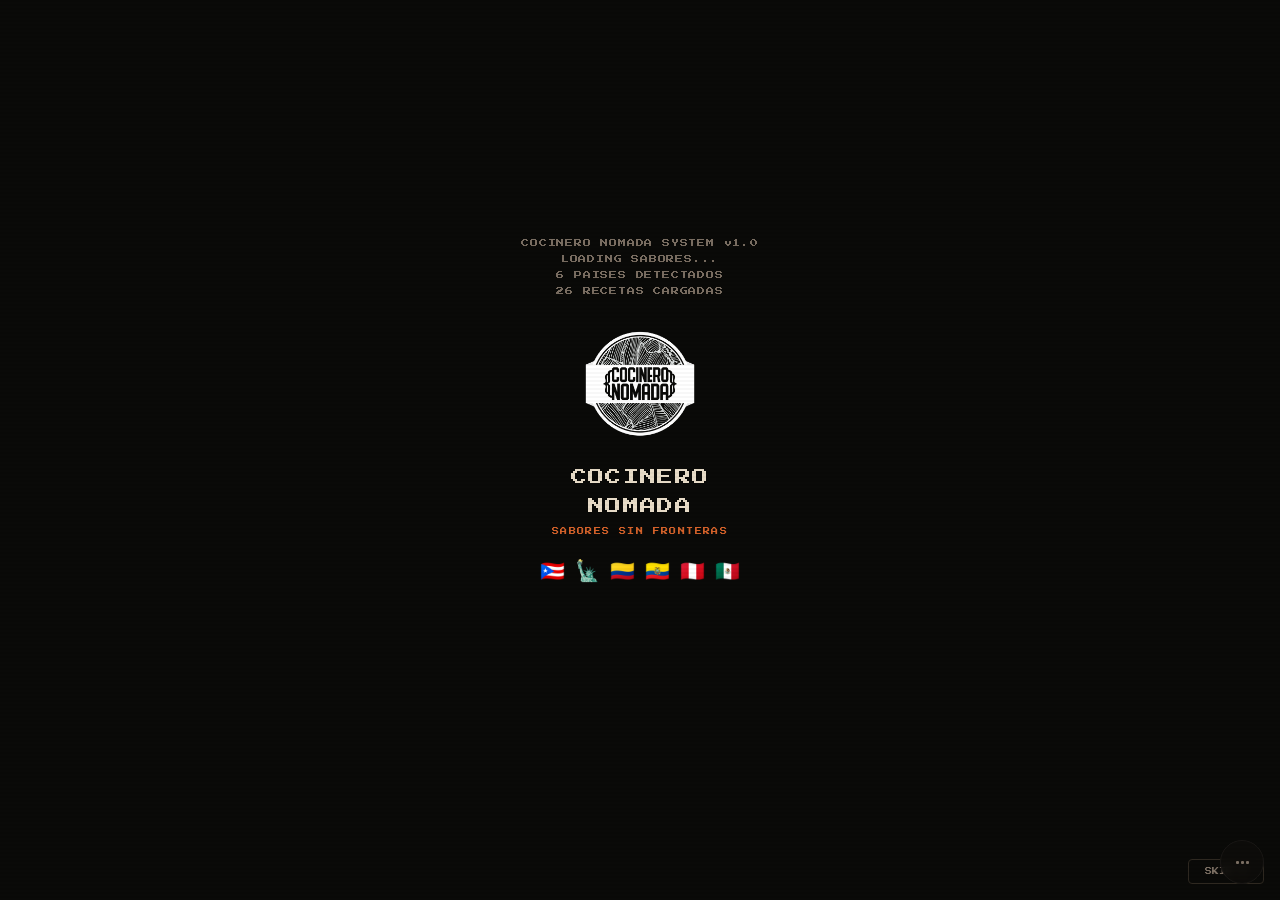
<file: index.html>
<!DOCTYPE html>
<html lang="es">
<head>
<meta charset="UTF-8">
<meta name="viewport" content="width=device-width, initial-scale=1.0, maximum-scale=1.0, user-scalable=no">
<title>Cocinero Nomada — Sabores sin Fronteras</title>
<meta name="description" content="Cocinero Nomada: un viaje culinario por America Latina. 26 capitulos, 6 paises, 27 recetas.">
<meta property="og:type" content="website">
<meta property="og:title" content="Cocinero Nomada — Sabores sin Fronteras">
<meta property="og:description" content="Un viaje culinario por America Latina. 26 capitulos, 6 paises, 27 recetas.">
<meta property="og:image" content="https://nitrinidad-bit.github.io/cocineronomada/assets/COCINERO_NOMADA/COCINERO-NOMADA-WALLPAPER-UNO.png">
<meta property="og:url" content="https://nitrinidad-bit.github.io/cocineronomada/">
<meta name="twitter:card" content="summary_large_image">
<meta name="twitter:title" content="Cocinero Nomada — Sabores sin Fronteras">
<meta name="twitter:description" content="Un viaje culinario por America Latina. 26 capitulos, 6 paises, 27 recetas.">
<meta name="twitter:image" content="https://nitrinidad-bit.github.io/cocineronomada/assets/COCINERO_NOMADA/COCINERO-NOMADA-WALLPAPER-UNO.png">
<link rel="preconnect" href="https://fonts.googleapis.com">
<link href="https://fonts.googleapis.com/css2?family=Press+Start+2P&display=swap" rel="stylesheet">
<style>
  * { margin: 0; padding: 0; box-sizing: border-box; }

  /* ============================================================
     ANIMATIONS
     ============================================================ */
  @keyframes fadeIn { from { opacity: 0; transform: translateY(20px); } to { opacity: 1; transform: translateY(0); } }
  @keyframes pulse { 0%, 100% { opacity: 0.08; } 50% { opacity: 0.15; } }
  @keyframes float { 0%, 100% { transform: translateY(0); } 50% { transform: translateY(-8px); } }
  @keyframes scanline { 0% { top: -100%; } 100% { top: 100%; } }
  @keyframes flicker { 0%, 100% { opacity: 1; } 92% { opacity: 1; } 93% { opacity: 0.8; } 94% { opacity: 1; } }
  @keyframes typewriter { from { width: 0; } to { width: 100%; } }
  @keyframes blink-cursor { 0%, 100% { border-color: #c9973f; } 50% { border-color: transparent; } }
  @keyframes pokeball-spin { 0% { transform: rotate(0deg) scale(1); } 25% { transform: rotate(90deg) scale(1.1); } 50% { transform: rotate(180deg) scale(1); } 75% { transform: rotate(270deg) scale(0.9); } 100% { transform: rotate(360deg) scale(1); } }
  @keyframes screen-on { 0% { clip-path: inset(50% 50% 50% 50%); opacity: 0; } 40% { clip-path: inset(48% 0 48% 0); opacity: 1; } 100% { clip-path: inset(0 0 0 0); opacity: 1; } }
  @keyframes chef-walk { 0%, 100% { transform: translateY(0); } 25% { transform: translateY(-3px) rotate(-2deg); } 75% { transform: translateY(-3px) rotate(2deg); } }
  @keyframes slide-up { from { opacity: 0; transform: translateY(40px); } to { opacity: 1; transform: translateY(0); } }
  @keyframes glow-pulse { 0%, 100% { box-shadow: 0 0 8px rgba(184, 50, 32, 0.3); } 50% { box-shadow: 0 0 20px rgba(184, 50, 32, 0.6), 0 0 40px rgba(184, 50, 32, 0.2); } }
  @keyframes badge-pop { 0% { transform: scale(0); opacity: 0; } 60% { transform: scale(1.3); } 100% { transform: scale(1); opacity: 1; } }
  @keyframes dots { 0%, 20% { content: '.'; } 40% { content: '..'; } 60%, 100% { content: '...'; } }
  @keyframes pixel-reveal { 0% { background-size: 40px 40px; } 100% { background-size: 2px 2px; } }
  @keyframes route-dash { to { stroke-dashoffset: -12; } }

  body {
    background: #0f0d0b;
    color: #e8dcc8;
    font-family: Georgia, 'Times New Roman', serif;
    min-height: 100vh;
    display: flex;
    flex-direction: column;
    align-items: center;
    justify-content: center;
    overflow: hidden;
    position: relative;
  }

  /* Palm leaf pattern background */
  body::before {
    content: '';
    position: fixed;
    inset: 0;
    background-image: url('assets/COCINERO_NOMADA/COCINERO-NOMADA-PALMS-PATTERN-BLACK.png');
    background-size: 400px;
    background-repeat: repeat;
    opacity: 0.06;
    animation: pulse 8s ease-in-out infinite;
    pointer-events: none;
    z-index: 0;
  }

  /* CRT scanline effect */
  body::after {
    content: '';
    position: fixed;
    inset: 0;
    background: repeating-linear-gradient(
      0deg,
      transparent,
      transparent 2px,
      rgba(0, 0, 0, 0.03) 2px,
      rgba(0, 0, 0, 0.03) 4px
    );
    pointer-events: none;
    z-index: 999;
  }

  /* ============================================================
     INTRO SEQUENCE (Phase 1 - Boot screen)
     ============================================================ */
  #intro-screen {
    position: fixed;
    inset: 0;
    z-index: 100;
    background: #0a0a08;
    display: flex;
    flex-direction: column;
    align-items: center;
    justify-content: center;
    transition: opacity 0.8s ease;
  }
  #intro-screen.fade-out {
    opacity: 0;
    pointer-events: none;
  }

  .boot-text {
    font-family: 'Press Start 2P', monospace;
    font-size: 8px;
    color: #7a6e62;
    letter-spacing: 0.1em;
    opacity: 0;
    margin-bottom: 8px;
  }
  .boot-text.visible { opacity: 1; }

  .intro-logo {
    width: 120px;
    height: 120px;
    margin: 20px 0;
    opacity: 0;
    filter: invert(1);
    transition: opacity 0.5s ease;
  }
  .intro-logo.visible { opacity: 1; animation: pokeball-spin 1.5s ease-in-out; }

  .intro-title {
    font-family: 'Press Start 2P', monospace;
    font-size: 16px;
    color: #e8dcc8;
    letter-spacing: 0.08em;
    opacity: 0;
    text-align: center;
    line-height: 1.8;
  }
  .intro-title.visible { opacity: 1; animation: screen-on 0.6s ease forwards; }

  .intro-subtitle {
    font-family: 'Press Start 2P', monospace;
    font-size: 7px;
    color: #d4622a;
    letter-spacing: 0.2em;
    text-transform: uppercase;
    margin-top: 8px;
    opacity: 0;
  }
  .intro-subtitle.visible { opacity: 1; }

  .intro-badges {
    display: flex;
    gap: 10px;
    margin-top: 24px;
  }
  .intro-badge {
    font-size: 20px;
    opacity: 0;
    transform: scale(0);
  }
  .intro-badge.visible {
    animation: badge-pop 0.4s ease forwards;
  }

  .intro-press-start {
    font-family: 'Press Start 2P', monospace;
    font-size: 10px;
    color: #c9973f;
    margin-top: 40px;
    opacity: 0;
    cursor: pointer;
    animation: blink-cursor 1s steps(2) infinite;
    padding: 12px 24px;
    border: 2px solid #2e2820;
    transition: all 0.2s;
  }
  .intro-press-start.visible { opacity: 1; }
  .intro-press-start:hover {
    border-color: #c9973f;
    background: rgba(201, 151, 63, 0.1);
  }

  /* ============================================================
     STORY SEQUENCE (Phase 2 - Pokemon professor intro)
     ============================================================ */
  #story-screen {
    position: fixed;
    inset: 0;
    z-index: 90;
    background: #0a0a08;
    display: none;
    flex-direction: column;
    align-items: center;
    justify-content: center;
    padding: 24px;
  }
  #story-screen.active {
    display: flex;
    animation: screen-on 0.4s ease forwards;
  }
  #story-screen.fade-out {
    opacity: 0;
    pointer-events: none;
    transition: opacity 0.8s ease;
  }

  .story-chef {
    margin-bottom: 20px;
    animation: chef-walk 1s ease-in-out infinite;
  }

  .story-dialog {
    max-width: 420px;
    width: 100%;
    background: #0f0d0b;
    border: 3px solid #e8dcc8;
    border-radius: 8px;
    padding: 20px;
    box-shadow: inset 0 0 0 2px #2e2820;
    position: relative;
  }

  .story-name {
    font-family: 'Press Start 2P', monospace;
    font-size: 9px;
    color: #c9973f;
    position: absolute;
    top: -10px;
    left: 16px;
    background: #0f0d0b;
    padding: 0 8px;
  }

  .story-text {
    font-family: 'Press Start 2P', monospace;
    font-size: 9px;
    color: #e8dcc8;
    line-height: 2.2;
    min-height: 80px;
  }

  .story-continue {
    font-family: 'Press Start 2P', monospace;
    font-size: 8px;
    color: #7a6e62;
    text-align: right;
    margin-top: 12px;
    cursor: pointer;
    animation: blink-cursor 1s steps(2) infinite;
  }

  .story-progress {
    display: flex;
    gap: 6px;
    margin-top: 16px;
  }
  .story-dot {
    width: 8px;
    height: 8px;
    background: #2e2820;
    border-radius: 50%;
    transition: background 0.3s;
  }
  .story-dot.active { background: #c9973f; }
  .story-dot.done { background: #b83220; }

  /* ============================================================
     MAIN CONTENT (Phase 3 - Choice screen)
     ============================================================ */
  #main-content {
    position: relative;
    z-index: 1;
    max-width: 700px;
    width: 100%;
    padding: 2rem 1.5rem;
    text-align: center;
    display: none;
  }
  #main-content.active {
    display: block;
    overflow-y: auto;
    max-height: 100vh;
  }

  /* Logo */
  .logo-wrapper {
    opacity: 0;
    margin-bottom: 1.5rem;
  }
  .logo-wrapper.visible {
    animation: fadeIn 1s ease-out forwards, float 6s ease-in-out 1s infinite;
  }
  .logo-wrapper img {
    width: 180px;
    height: auto;
    filter: invert(1);
  }

  /* Title */
  .title {
    font-size: 2.8rem;
    font-weight: 700;
    color: #e8dcc8;
    letter-spacing: 0.08em;
    line-height: 1;
    margin-bottom: 0.5rem;
    opacity: 0;
  }
  .title.visible { animation: fadeIn 1s ease-out 0.2s forwards; }

  .subtitle {
    font-family: monospace;
    font-size: 0.7rem;
    letter-spacing: 0.25em;
    text-transform: uppercase;
    color: #d4622a;
    margin-bottom: 0.4rem;
    opacity: 0;
  }
  .subtitle.visible { animation: fadeIn 1s ease-out 0.1s forwards; }

  .tagline {
    font-style: italic;
    color: #7a6e62;
    font-size: 1rem;
    margin-bottom: 3rem;
    opacity: 0;
  }
  .tagline.visible { animation: fadeIn 1s ease-out 0.3s forwards; }

  /* Divider */
  .divider {
    width: 60px;
    height: 2px;
    background: #b83220;
    margin: 0 auto 2.5rem;
    opacity: 0;
  }
  .divider.visible { animation: fadeIn 1s ease-out 0.4s forwards; }

  /* Section label */
  .section-label {
    font-family: 'Press Start 2P', monospace;
    font-size: 8px;
    letter-spacing: 0.15em;
    text-transform: uppercase;
    color: #c9973f;
    margin-bottom: 1.5rem;
    opacity: 0;
  }
  .section-label.visible { animation: fadeIn 1s ease-out 0.5s forwards; }

  /* Cards */
  .cards {
    display: grid;
    grid-template-columns: 1fr 1fr;
    gap: 1.2rem;
    margin-bottom: 3rem;
    opacity: 0;
  }
  .cards.visible { animation: slide-up 0.8s ease-out 0.6s forwards; }

  .card {
    border: 2px solid #2e2820;
    background: #1a1612;
    padding: 2rem 1.5rem;
    text-decoration: none;
    color: #e8dcc8;
    transition: all 0.4s cubic-bezier(0.25, 0.46, 0.45, 0.94);
    position: relative;
    overflow: hidden;
    border-radius: 8px;
  }

  .card::before {
    content: '';
    position: absolute;
    top: 0; left: 0; right: 0;
    height: 3px;
    transform: scaleX(0);
    transition: transform 0.4s ease;
  }
  .card:first-child::before { background: linear-gradient(90deg, #b83220, #d4622a); }
  .card:last-child::before { background: linear-gradient(90deg, #c9973f, #d4622a); }

  .card:hover {
    border-color: #b83220;
    background: #211d18;
    transform: translateY(-6px);
    box-shadow: 0 12px 40px rgba(184, 50, 32, 0.2);
  }
  .card:hover::before { transform: scaleX(1); }

  .card-icon {
    font-size: 3rem;
    margin-bottom: 1rem;
    display: block;
  }

  .card-title {
    font-family: 'Press Start 2P', monospace;
    font-size: 11px;
    margin-bottom: 0.6rem;
    line-height: 1.4;
    color: #e8dcc8;
  }

  .card-desc {
    font-family: monospace;
    font-size: 0.6rem;
    letter-spacing: 0.1em;
    text-transform: uppercase;
    color: #7a6e62;
    line-height: 1.6;
    margin-bottom: 1.2rem;
  }

  .card-cta {
    font-family: 'Press Start 2P', monospace;
    font-size: 8px;
    color: #b83220;
    display: flex;
    align-items: center;
    justify-content: center;
    gap: 8px;
    transition: gap 0.3s ease;
  }
  .card:hover .card-cta { gap: 14px; color: #d4622a; }

  .card-badge {
    position: absolute;
    top: 10px;
    right: 10px;
    font-family: 'Press Start 2P', monospace;
    font-size: 6px;
    background: #b83220;
    color: #fff;
    padding: 3px 8px;
    border-radius: 3px;
  }

  /* Route mini-map preview */
  .route-preview {
    margin: 0 auto 2rem;
    opacity: 0;
    max-width: 350px;
  }
  .route-preview.visible { animation: fadeIn 1s ease-out 0.7s forwards; }
  .route-preview svg {
    width: 100%;
    height: auto;
  }

  /* Stats */
  .stats {
    display: flex;
    justify-content: center;
    gap: 2rem;
    margin-bottom: 3rem;
    opacity: 0;
  }
  .stats.visible { animation: fadeIn 1s ease-out 0.8s forwards; }

  .stat { text-align: center; }
  .stat-number {
    font-family: 'Press Start 2P', monospace;
    font-size: 1.2rem;
    color: #c9973f;
    line-height: 1;
  }
  .stat-label {
    font-family: monospace;
    font-size: 0.5rem;
    letter-spacing: 0.15em;
    text-transform: uppercase;
    color: #7a6e62;
    margin-top: 6px;
  }

  /* YouTube link */
  .yt-link {
    display: inline-flex;
    align-items: center;
    gap: 8px;
    color: #7a6e62;
    text-decoration: none;
    font-family: monospace;
    font-size: 0.55rem;
    letter-spacing: 0.12em;
    text-transform: uppercase;
    padding: 0.6rem 1.2rem;
    border: 1px solid #2e2820;
    transition: all 0.3s ease;
    margin-bottom: 2rem;
    opacity: 0;
  }
  .yt-link.visible { animation: fadeIn 1s ease-out 0.9s forwards; }
  .yt-link:hover { border-color: #b83220; color: #b83220; }
  .yt-icon { width: 16px; height: 16px; fill: currentColor; }

  /* Home nav link */
  .home-nav {
    display: inline-flex;
    align-items: center;
    gap: 6px;
    font-family: 'Press Start 2P', monospace;
    font-size: 7px;
    color: #7a6e62;
    text-decoration: none;
    padding: 6px 12px;
    border: 1px solid #2e2820;
    border-radius: 4px;
    margin-bottom: 1rem;
    transition: all 0.2s;
    opacity: 0;
  }
  .home-nav.visible { animation: fadeIn 0.5s ease forwards; }
  .home-nav:hover { border-color: #b83220; color: #b83220; }

  /* Footer */
  .footer {
    font-family: monospace;
    font-size: 0.45rem;
    letter-spacing: 0.15em;
    text-transform: uppercase;
    color: #7a6e62;
    padding-top: 1rem;
    border-top: 1px solid #2e2820;
    width: 100%;
    max-width: 400px;
    text-align: center;
    margin: 0 auto;
    opacity: 0;
  }
  .footer.visible { animation: fadeIn 1s ease-out 1s forwards; }
  .footer span { color: #b83220; }

  /* Skip intro button */
  .skip-btn {
    position: fixed;
    bottom: 16px;
    right: 16px;
    font-family: 'Press Start 2P', monospace;
    font-size: 7px;
    color: #7a6e62;
    background: none;
    border: 1px solid #2e2820;
    padding: 8px 16px;
    cursor: pointer;
    z-index: 200;
    border-radius: 4px;
    transition: all 0.2s;
  }
  .skip-btn:hover { border-color: #b83220; color: #b83220; }
  .skip-btn.hidden { display: none; }

  /* Music toggle button */
  .music-toggle {
    position: fixed;
    bottom: 16px;
    right: 16px;
    z-index: 300;
    background: rgba(15, 13, 11, 0.85);
    border: 1px solid #2e2820;
    color: #c9973f;
    width: 44px;
    height: 44px;
    border-radius: 50%;
    display: flex;
    align-items: center;
    justify-content: center;
    cursor: pointer;
    font-size: 18px;
    transition: all 0.3s;
    backdrop-filter: blur(4px);
  }
  .music-toggle:hover { border-color: #c9973f; box-shadow: 0 0 12px rgba(201, 151, 63, 0.3); }
  .music-toggle.muted { color: #7a6e62; border-color: #1a1816; }
  .music-toggle .bar1, .music-toggle .bar2, .music-toggle .bar3 {
    display: inline-block;
    width: 3px;
    background: #c9973f;
    margin: 0 1px;
    border-radius: 1px;
    animation: musicBar 0.8s ease-in-out infinite alternate;
  }
  .music-toggle .bar1 { height: 8px; animation-delay: 0s; }
  .music-toggle .bar2 { height: 14px; animation-delay: 0.2s; }
  .music-toggle .bar3 { height: 10px; animation-delay: 0.4s; }
  .music-toggle.muted .bar1, .music-toggle.muted .bar2, .music-toggle.muted .bar3 {
    animation: none;
    height: 3px;
    background: #7a6e62;
  }
  @keyframes musicBar {
    0% { height: 4px; }
    100% { height: 16px; }
  }

  /* Responsive */
  @media (max-width: 500px) {
    .title { font-size: 2rem; }
    .cards { grid-template-columns: 1fr; gap: 1rem; }
    .card { padding: 1.5rem 1.2rem; }
    .logo-wrapper img { width: 140px; }
    .stats { gap: 1.5rem; }
    .intro-title { font-size: 12px; }
    .story-text { font-size: 8px; line-height: 2; }
  }
</style>
</head>
<body>

<!-- ============================================================
     SKIP INTRO BUTTON
     ============================================================ -->
<button class="skip-btn" id="skip-btn" onclick="skipToMain()">SKIP &raquo;</button>

<!-- Music -->
<audio id="intro-music" src="musicalibro/pFKSanjuan.mp3" loop preload="auto"></audio>
<button class="music-toggle muted" id="music-toggle" title="Musica on/off">
  <span class="bar1"></span><span class="bar2"></span><span class="bar3"></span>
</button>

<!-- ============================================================
     PHASE 1: BOOT / INTRO SCREEN
     ============================================================ -->
<div id="intro-screen">
  <div class="boot-text" id="boot-1">COCINERO NOMADA SYSTEM v1.0</div>
  <div class="boot-text" id="boot-2">LOADING SABORES...</div>
  <div class="boot-text" id="boot-3">6 PAISES DETECTADOS</div>
  <div class="boot-text" id="boot-4">26 RECETAS CARGADAS</div>

  <img src="assets/COCINERO_NOMADA/COCINERO-NOMADA-ISOLOGO-BLACK.png" alt="Cocinero Nomada" class="intro-logo" id="intro-logo">

  <div class="intro-title" id="intro-title">COCINERO<br>NOMADA</div>
  <div class="intro-subtitle" id="intro-subtitle">Sabores sin fronteras</div>

  <div class="intro-badges" id="intro-badges">
    <span class="intro-badge" data-delay="0">&#x1f1f5;&#x1f1f7;</span>
    <span class="intro-badge" data-delay="150">&#x1f5fd;</span>
    <span class="intro-badge" data-delay="300">&#x1f1e8;&#x1f1f4;</span>
    <span class="intro-badge" data-delay="450">&#x1f1ea;&#x1f1e8;</span>
    <span class="intro-badge" data-delay="600">&#x1f1f5;&#x1f1ea;</span>
    <span class="intro-badge" data-delay="750">&#x1f1f2;&#x1f1fd;</span>
  </div>

  <div class="intro-press-start" id="intro-press-start" onclick="startStory()">&#9654; PRESS START</div>
</div>

<!-- ============================================================
     PHASE 2: STORY SEQUENCE (Pokemon professor style)
     ============================================================ -->
<div id="story-screen">
  <div class="story-chef" id="story-chef"><img src="personajes/E5EBDBD2-AAA1-4956-B400-81D48DC3D72B.png" alt="Nico" style="width:120px;height:auto;image-rendering:pixelated;"></div>
  <div class="story-dialog">
    <div class="story-name">SOY NICO</div>
    <div class="story-text" id="story-text"></div>
    <div class="story-continue" id="story-continue" onclick="nextStoryPage()">&#9660; CONTINUAR</div>
  </div>
  <div class="story-progress" id="story-progress"></div>
</div>

<!-- ============================================================
     PHASE 3: MAIN CONTENT (Choice Screen)
     ============================================================ -->
<div id="main-content">

  <div class="logo-wrapper" id="main-logo">
    <img src="assets/COCINERO_NOMADA/COCINERO-NOMADA-ISOLOGO-BLACK.png" alt="Cocinero Nomada">
  </div>

  <div class="subtitle" id="main-subtitle">Sabores sin fronteras</div>
  <h1 class="title" id="main-title">Cocinero Nomada</h1>
  <p class="tagline" id="main-tagline">Un viaje culinario por America Latina</p>

  <div class="divider" id="main-divider"></div>

  <div class="section-label" id="main-label">&#9654; ELIGE TU AVENTURA</div>

  <div class="cards" id="main-cards">

    <a href="map.html" class="card">
      <span class="card-badge">AVENTURA</span>
      <span class="card-icon">&#x1f5fa;&#xfe0f;</span>
      <div class="card-title">Explorar el Mapa</div>
      <div class="card-desc">
        Juego estilo Pokemon. Recorre las Americas con Nico, desbloquea capitulos, mira fotos y videos del viaje, y enfrenta las batallas del camino.
      </div>
      <div class="card-cta">
        JUGAR <span>&#9654;</span>
      </div>
    </a>

    <a href="libro/index.html" class="card">
      <span class="card-badge">LECTURA</span>
      <span class="card-icon">&#x1f4d6;</span>
      <div class="card-title">Leer el Libro</div>
      <div class="card-desc">
        Lee capitulo por capitulo la historia completa con todas las recetas, cronicas y fotografias del camino.
      </div>
      <div class="card-cta">
        LEER <span>&#9654;</span>
      </div>
    </a>

  </div>

  <!-- Mini route preview -->
  <div class="route-preview" id="main-route">
    <svg viewBox="0 0 350 50" xmlns="http://www.w3.org/2000/svg">
      <line x1="10" y1="25" x2="340" y2="25" stroke="#2e2820" stroke-width="1" stroke-dasharray="4,4"/>
      <!-- Country stops -->
      <g>
        <circle cx="30" cy="25" r="6" fill="#b83220" stroke="#e8dcc8" stroke-width="1"/>
        <text x="30" y="42" fill="#7a6e62" font-family="'Press Start 2P', monospace" font-size="5" text-anchor="middle">PR</text>
      </g>
      <g>
        <circle cx="80" cy="25" r="6" fill="#5a7d9a" stroke="#e8dcc8" stroke-width="1"/>
        <text x="80" y="42" fill="#7a6e62" font-family="'Press Start 2P', monospace" font-size="5" text-anchor="middle">NYC</text>
      </g>
      <g>
        <circle cx="140" cy="25" r="6" fill="#c9973f" stroke="#e8dcc8" stroke-width="1"/>
        <text x="140" y="42" fill="#7a6e62" font-family="'Press Start 2P', monospace" font-size="5" text-anchor="middle">COL</text>
      </g>
      <g>
        <circle cx="195" cy="25" r="6" fill="#6a5acd" stroke="#e8dcc8" stroke-width="1"/>
        <text x="195" y="42" fill="#7a6e62" font-family="'Press Start 2P', monospace" font-size="5" text-anchor="middle">ECU</text>
      </g>
      <g>
        <circle cx="255" cy="25" r="6" fill="#d4622a" stroke="#e8dcc8" stroke-width="1"/>
        <text x="255" y="42" fill="#7a6e62" font-family="'Press Start 2P', monospace" font-size="5" text-anchor="middle">PERU</text>
      </g>
      <g>
        <circle cx="320" cy="25" r="6" fill="#4a7a5f" stroke="#e8dcc8" stroke-width="1"/>
        <text x="320" y="42" fill="#7a6e62" font-family="'Press Start 2P', monospace" font-size="5" text-anchor="middle">MEX</text>
      </g>
      <!-- Animated route line overlay -->
      <line x1="10" y1="25" x2="340" y2="25" stroke="#c9973f" stroke-width="1.5" stroke-dasharray="6,6" opacity="0.5">
        <animate attributeName="stroke-dashoffset" from="0" to="-12" dur="1s" repeatCount="indefinite"/>
      </line>
    </svg>
  </div>

  <div class="stats" id="main-stats">
    <div class="stat">
      <div class="stat-number">14</div>
      <div class="stat-label">Ciudades</div>
    </div>
    <div class="stat">
      <div class="stat-number">6</div>
      <div class="stat-label">Paises</div>
    </div>
    <div class="stat">
      <div class="stat-number">26</div>
      <div class="stat-label">Recetas</div>
    </div>
    <div class="stat">
      <div class="stat-number">6</div>
      <div class="stat-label">Videos</div>
    </div>
  </div>

  <a href="https://youtube.com/@cocineronomadapr" target="_blank" rel="noopener" class="yt-link" id="main-yt">
    <svg class="yt-icon" viewBox="0 0 24 24">
      <path d="M23.5 6.2s-.3-2-1.2-2.8c-1.1-1.2-2.4-1.2-3-1.3C16.8 2 12 2 12 2s-4.8 0-7.3.1c-.6.1-1.9.1-3 1.3C.8 4.2.5 6.2.5 6.2S.2 8.5.2 10.8v2.1c0 2.3.3 4.6.3 4.6s.3 2 1.2 2.8c1.1 1.2 2.6 1.1 3.3 1.2C7.2 21.7 12 21.8 12 21.8s4.8 0 7.3-.3c.6-.1 1.9-.1 3-1.3.9-.8 1.2-2.8 1.2-2.8s.3-2.3.3-4.6v-2.1c0-2.3-.3-4.6-.3-4.6zM9.7 15.5V8.3l8.1 3.6-8.1 3.6z"/>
    </svg>
    @cocineronomadapr
  </a>

  <div class="footer" id="main-footer">
    &copy; <span>Cocinero Nomada</span> &middot; @cocineronomada
  </div>

</div>

<!-- ============================================================
     INTRO LOGIC
     ============================================================ -->
<script>
(function() {
  'use strict';

  // Story pages (Pokemon professor style)
  var storyPages = [
    "Bienvenido al mundo de\nCOCINERO NOMADA...\n\nMi nombre es Nico.\nEste mundo esta lleno de\nsabores por descubrir.",
    "Sali de Puerto Rico con\nun cuchillo, un pasaporte\ny hambre. No hambre de\ncomer... hambre de entender\ncomo sabe el mundo.",
    "Viaje por 6 paises.\n14 ciudades. Probe todo.\nCocine en cocinas ajenas.\nAprendi de abuelas,\nvendedores de calle\ny mercados ancestrales.",
    "Ahora es tu turno.\n\nEXPLORA EL MAPA como\nun juego de Pokemon...\n\nLEE EL LIBRO para\nvivir la historia\ncompleta.",
    "La aventura comienza\nahora. Elige tu camino.\n\n   Buen provecho."
  ];

  var currentStoryPage = 0;
  var isTyping = false;
  var typeTimeout = null;

  // Phase 1: Boot sequence
  function runIntro() {
    var bootItems = ['boot-1', 'boot-2', 'boot-3', 'boot-4'];
    var delay = 0;

    bootItems.forEach(function(id, i) {
      setTimeout(function() {
        document.getElementById(id).classList.add('visible');
      }, delay);
      delay += 400;
    });

    // Show logo with spin
    setTimeout(function() {
      document.getElementById('intro-logo').classList.add('visible');
    }, delay + 200);

    // Show title
    setTimeout(function() {
      document.getElementById('intro-title').classList.add('visible');
    }, delay + 900);

    // Show subtitle
    setTimeout(function() {
      document.getElementById('intro-subtitle').classList.add('visible');
    }, delay + 1400);

    // Show badges one by one
    setTimeout(function() {
      var badges = document.querySelectorAll('.intro-badge');
      badges.forEach(function(b) {
        var d = parseInt(b.getAttribute('data-delay')) || 0;
        setTimeout(function() {
          b.classList.add('visible');
        }, d);
      });
    }, delay + 1800);

    // Show press start
    setTimeout(function() {
      document.getElementById('intro-press-start').classList.add('visible');
    }, delay + 3000);
  }

  // Phase 2: Story sequence
  window.startStory = function() {
    var introScreen = document.getElementById('intro-screen');
    introScreen.classList.add('fade-out');

    setTimeout(function() {
      introScreen.style.display = 'none';
      var storyScreen = document.getElementById('story-screen');
      storyScreen.classList.add('active');

      // Build progress dots
      var progress = document.getElementById('story-progress');
      for (var i = 0; i < storyPages.length; i++) {
        var dot = document.createElement('div');
        dot.className = 'story-dot';
        progress.appendChild(dot);
      }

      currentStoryPage = 0;
      showStoryPage(0);
    }, 800);
  };

  function showStoryPage(index) {
    var textEl = document.getElementById('story-text');
    var continueEl = document.getElementById('story-continue');
    var dots = document.querySelectorAll('.story-dot');

    continueEl.style.visibility = 'hidden';
    isTyping = true;

    // Update progress dots
    dots.forEach(function(d, i) {
      d.className = 'story-dot';
      if (i < index) d.classList.add('done');
      if (i === index) d.classList.add('active');
    });

    // Typewriter effect
    var fullText = storyPages[index];
    var charIndex = 0;
    textEl.textContent = '';

    function typeChar() {
      if (charIndex < fullText.length) {
        textEl.textContent += fullText[charIndex];
        charIndex++;
        typeTimeout = setTimeout(typeChar, 30);
      } else {
        isTyping = false;
        if (index < storyPages.length - 1) {
          continueEl.textContent = '\u25BC CONTINUAR';
        } else {
          continueEl.textContent = '\u25B6 COMENZAR AVENTURA';
          continueEl.style.color = '#c9973f';
        }
        continueEl.style.visibility = 'visible';
      }
    }
    typeChar();
  }

  window.nextStoryPage = function() {
    if (isTyping) {
      // Skip typewriter, show full text
      clearTimeout(typeTimeout);
      document.getElementById('story-text').textContent = storyPages[currentStoryPage];
      isTyping = false;
      var continueEl = document.getElementById('story-continue');
      if (currentStoryPage < storyPages.length - 1) {
        continueEl.textContent = '\u25BC CONTINUAR';
      } else {
        continueEl.textContent = '\u25B6 COMENZAR AVENTURA';
        continueEl.style.color = '#c9973f';
      }
      continueEl.style.visibility = 'visible';
      return;
    }

    currentStoryPage++;
    if (currentStoryPage < storyPages.length) {
      showStoryPage(currentStoryPage);
    } else {
      // Transition to main content
      goToMain();
    }
  };

  function goToMain() {
    var storyScreen = document.getElementById('story-screen');
    storyScreen.classList.add('fade-out');
    document.getElementById('skip-btn').classList.add('hidden');

    setTimeout(function() {
      storyScreen.style.display = 'none';
      showMainContent();
    }, 800);
  }

  window.skipToMain = function() {
    clearTimeout(typeTimeout);
    var introScreen = document.getElementById('intro-screen');
    var storyScreen = document.getElementById('story-screen');
    introScreen.style.display = 'none';
    storyScreen.style.display = 'none';
    document.getElementById('skip-btn').classList.add('hidden');
    showMainContent();
  };

  function showMainContent() {
    document.body.style.overflow = 'auto';
    var main = document.getElementById('main-content');
    main.classList.add('active');

    // Reveal elements sequentially
    var elements = [
      'main-logo', 'main-subtitle', 'main-title', 'main-tagline',
      'main-divider', 'main-label', 'main-cards', 'main-route',
      'main-stats', 'main-yt', 'main-footer'
    ];
    elements.forEach(function(id) {
      document.getElementById(id).classList.add('visible');
    });
  }

  // Keyboard support
  document.addEventListener('keydown', function(e) {
    if (e.key === 'Enter' || e.key === ' ') {
      var introScreen = document.getElementById('intro-screen');
      var storyScreen = document.getElementById('story-screen');

      if (introScreen.style.display !== 'none' && document.getElementById('intro-press-start').classList.contains('visible')) {
        e.preventDefault();
        startStory();
      } else if (storyScreen.classList.contains('active') && !storyScreen.classList.contains('fade-out')) {
        e.preventDefault();
        nextStoryPage();
      }
    }
    if (e.key === 'Escape') {
      skipToMain();
    }
  });

  // Touch support for story
  document.getElementById('story-screen').addEventListener('click', function(e) {
    if (e.target.id !== 'story-continue') {
      nextStoryPage();
    }
  });

  // --- Music system ---
  var introMusic = document.getElementById('intro-music');
  var musicToggle = document.getElementById('music-toggle');
  var musicPlaying = false;
  introMusic.volume = 0;

  function fadeInMusic(audio, targetVol, duration) {
    var step = targetVol / (duration / 50);
    audio.volume = 0;
    var fade = setInterval(function() {
      if (audio.volume + step >= targetVol) {
        audio.volume = targetVol;
        clearInterval(fade);
      } else {
        audio.volume = Math.min(audio.volume + step, 1);
      }
    }, 50);
  }

  function startMusic() {
    if (musicPlaying) return;
    introMusic.play().then(function() {
      musicPlaying = true;
      musicToggle.classList.remove('muted');
      fadeInMusic(introMusic, 0.35, 2000);
    }).catch(function() {});
  }

  function toggleMusic() {
    if (musicPlaying) {
      introMusic.pause();
      musicPlaying = false;
      musicToggle.classList.add('muted');
    } else {
      introMusic.play().then(function() {
        musicPlaying = true;
        musicToggle.classList.remove('muted');
        if (introMusic.volume < 0.1) fadeInMusic(introMusic, 0.35, 1000);
      }).catch(function() {});
    }
  }

  musicToggle.addEventListener('click', toggleMusic);

  // Start music on first user interaction (PRESS START)
  var origStartStory = window.startStory;
  window.startStory = function() {
    startMusic();
    origStartStory();
  };

  // Start the intro
  runIntro();

})();
</script>

<script src="shared/track.js" defer></script>
</body>
</html>
</file>
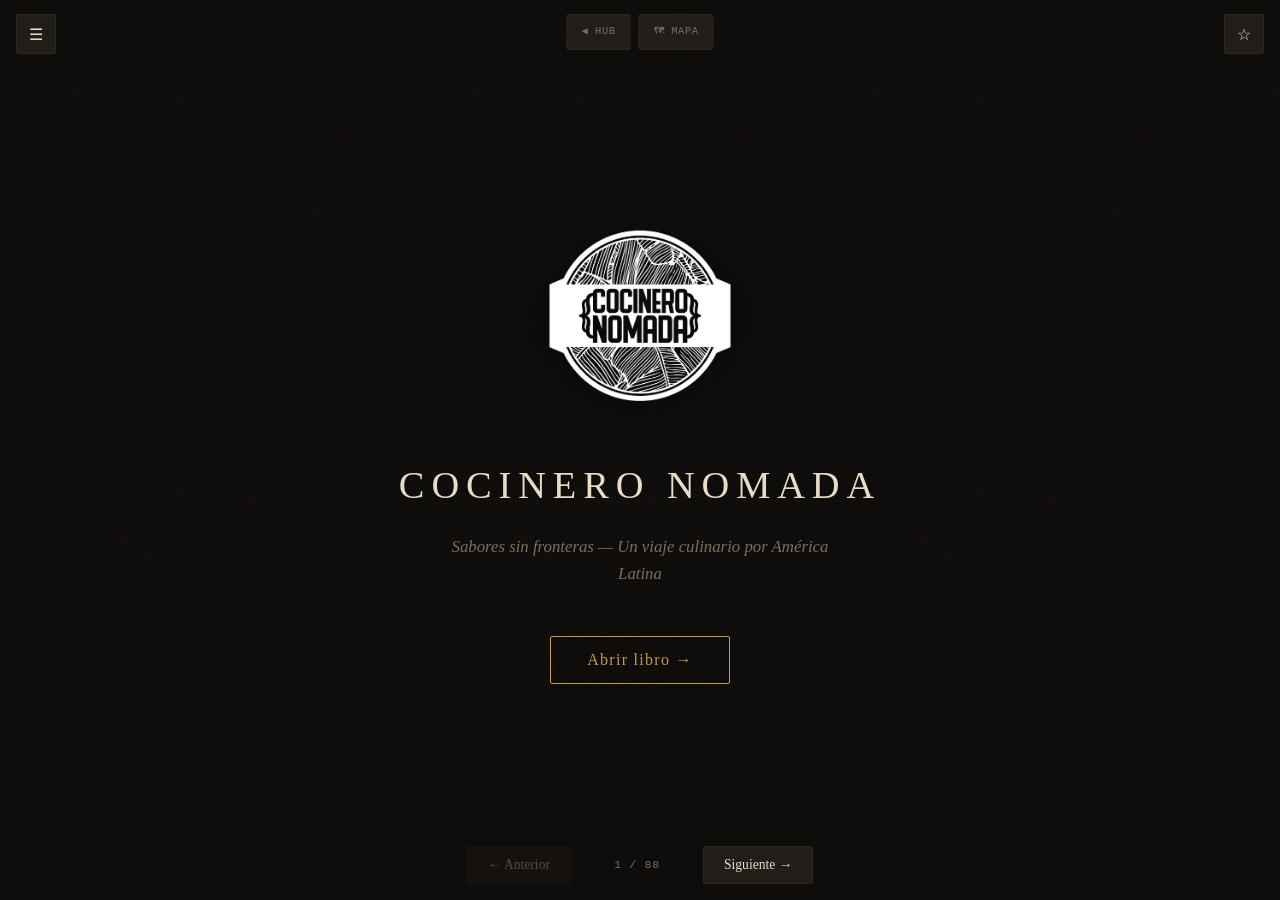
<file: ebook/index.html>
<!DOCTYPE html>
<html lang="es">
<head>
<meta charset="UTF-8">
<meta name="viewport" content="width=device-width, initial-scale=1.0">
<title>Cocinero Nomada — Sabores sin fronteras</title>
<style>
/* ============================================================
   COCINERO NOMADA — Digital Cookbook
   ============================================================ */

*, *::before, *::after { box-sizing: border-box; margin: 0; padding: 0; }

:root {
  --black: #0f0d0b;
  --page: #1a1612;
  --header: #211d18;
  --border: #2e2820;
  --red: #b83220;
  --orange: #d4622a;
  --gold: #c9973f;
  --cream: #e8dcc8;
  --muted: #7a6e62;
  --teal: #8ab;
  --max-w: 680px;
}

html { font-size: 16px; }

body {
  background: var(--black);
  color: var(--cream);
  font-family: Georgia, 'Times New Roman', serif;
  line-height: 1.7;
  overflow: hidden;
  height: 100dvh;
  width: 100vw;
  -webkit-font-smoothing: antialiased;
}

/* --- Progress Bar --- */
#progress-bar {
  position: fixed; top: 0; left: 0; height: 3px;
  background: linear-gradient(90deg, var(--red), var(--orange), var(--gold));
  z-index: 1000; transition: width 0.4s ease;
}

/* --- Book Container --- */
#book {
  position: relative;
  width: 100%; height: 100%;
  overflow: hidden;
}

/* --- Page Base --- */
.page {
  position: absolute; top: 0; left: 0;
  width: 100%; height: 100%;
  overflow-y: auto; overflow-x: hidden;
  display: flex; justify-content: center;
  transition: transform 0.45s cubic-bezier(0.4, 0, 0.2, 1), opacity 0.45s ease;
  will-change: transform, opacity;
  -webkit-overflow-scrolling: touch;
  scrollbar-width: thin;
  scrollbar-color: var(--border) transparent;
}

.page::-webkit-scrollbar { width: 6px; }
.page::-webkit-scrollbar-track { background: transparent; }
.page::-webkit-scrollbar-thumb { background: var(--border); border-radius: 3px; }

.page.current { transform: translateX(0); opacity: 1; z-index: 2; }
.page.left    { transform: translateX(-100%); opacity: 0; z-index: 1; }
.page.right   { transform: translateX(100%); opacity: 0; z-index: 1; }
.page.hidden  { display: none; }

.page-inner {
  width: 100%; max-width: var(--max-w);
  padding: 60px 28px 120px;
}

/* --- Cover Page --- */
.cover-page {
  background: var(--black);
  position: relative;
}

.cover-page::before {
  content: ''; position: absolute; inset: 0;
  background-image: url('../assets/COCINERO_NOMADA/COCINERO-NOMADA-PALMS-PATTERN-BLACK.png');
  background-size: 400px; background-repeat: repeat;
  opacity: 0.12; pointer-events: none;
}

.cover-content {
  display: flex; flex-direction: column;
  align-items: center; justify-content: center;
  min-height: 100dvh; text-align: center;
  position: relative; z-index: 1;
  padding: 40px 28px;
}

.cover-logo {
  width: 200px; height: auto;
  margin-bottom: 40px;
  filter: drop-shadow(0 4px 24px rgba(0,0,0,0.5));
}

.cover-title {
  font-size: 2.4rem; letter-spacing: 0.18em;
  font-weight: normal; color: var(--cream);
  margin-bottom: 16px; text-transform: uppercase;
}

.cover-subtitle {
  font-size: 1.05rem; color: var(--muted);
  font-style: italic; max-width: 380px;
  line-height: 1.6; margin-bottom: 48px;
}

.cover-btn {
  background: none; border: 1px solid var(--gold);
  color: var(--gold); padding: 14px 36px;
  font-family: Georgia, serif; font-size: 1rem;
  cursor: pointer; letter-spacing: 0.08em;
  transition: all 0.3s ease; border-radius: 2px;
}

.cover-btn:hover {
  background: var(--gold); color: var(--black);
}

/* --- TOC Page --- */
.toc-page .page-inner { padding-top: 48px; }

.toc-heading {
  font-size: 1.8rem; text-align: center;
  margin-bottom: 8px; font-weight: normal;
  letter-spacing: 0.1em;
}

.toc-line {
  width: 60px; height: 1px; background: var(--gold);
  margin: 0 auto 36px;
}

.toc-list { list-style: none; }

.toc-item {
  display: flex; align-items: baseline;
  padding: 12px 0; border-bottom: 1px solid var(--border);
  cursor: pointer; transition: color 0.2s;
  gap: 12px;
}

.toc-item:hover { color: var(--gold); }

.toc-chapter-num {
  font-family: 'Courier New', monospace;
  font-size: 0.8rem; color: var(--orange);
  min-width: 36px;
}

.toc-chapter-title { flex: 1; font-size: 1.05rem; }

.toc-chapter-flag { font-size: 1rem; }

.toc-section-header {
  font-family: 'Courier New', monospace;
  font-size: 0.7rem; letter-spacing: 0.12em;
  color: var(--muted); text-transform: uppercase;
  margin-top: 28px; margin-bottom: 8px;
  padding-top: 12px; border-top: 1px solid var(--border);
}

/* --- Chapter Opener --- */
.chapter-opener { background: var(--black); }
.chapter-opener .page-inner {
  display: flex; flex-direction: column;
  justify-content: center; min-height: 100dvh;
  padding-top: 40px; padding-bottom: 40px;
}

.chapter-num {
  font-family: 'Courier New', monospace;
  font-size: 0.8rem; letter-spacing: 0.15em;
  text-transform: uppercase; margin-bottom: 20px;
}

.chapter-city {
  font-size: 2.6rem; font-weight: normal;
  line-height: 1.15; margin-bottom: 10px;
}

.chapter-country {
  font-size: 1rem; color: var(--muted);
  margin-bottom: 6px;
}

.chapter-subtitle {
  font-size: 1rem; font-style: italic;
  color: var(--gold); margin-bottom: 24px;
}

.chapter-divider {
  width: 50px; height: 2px;
  margin-bottom: 28px;
}

.chapter-story {
  font-size: 1.05rem; line-height: 1.85;
  color: var(--cream); opacity: 0.92;
}

/* --- Full Story Page --- */
.story-page { background: var(--page); }

.story-page .page-inner { padding-top: 48px; }

.story-label {
  font-family: 'Courier New', monospace;
  font-size: 0.7rem; letter-spacing: 0.12em;
  color: var(--muted); text-transform: uppercase;
  margin-bottom: 24px;
}

.story-text p {
  font-size: 1.08rem; line-height: 2;
  margin-bottom: 24px; text-indent: 1.5em;
  color: var(--cream); opacity: 0.93;
}

.story-text p:first-child { text-indent: 0; }

.story-text p:first-child::first-letter {
  font-size: 3.2rem; float: left;
  line-height: 1; padding-right: 8px;
  color: var(--gold); font-weight: normal;
}

/* --- Recipe Page --- */
.recipe-page { background: var(--page); }

.recipe-page .page-inner { padding-top: 40px; }

.recipe-emoji { font-size: 3.5rem; margin-bottom: 12px; }

.recipe-name {
  font-size: 1.8rem; font-weight: normal;
  margin-bottom: 10px; line-height: 1.25;
}

.recipe-desc {
  font-size: 1rem; color: var(--muted);
  line-height: 1.7; margin-bottom: 16px;
  font-style: italic;
}

.recipe-tags {
  display: flex; flex-wrap: wrap; gap: 8px;
  margin-bottom: 28px;
}

.recipe-tag {
  font-family: 'Courier New', monospace;
  font-size: 0.7rem; letter-spacing: 0.06em;
  padding: 4px 10px; border: 1px solid var(--border);
  color: var(--muted); border-radius: 2px;
}

.recipe-card {
  background: var(--header);
  border: 1px solid var(--border);
  border-radius: 4px; padding: 28px 24px;
}

.recipe-meta {
  display: flex; flex-wrap: wrap; gap: 12px;
  margin-bottom: 24px;
}

.recipe-badge {
  font-family: 'Courier New', monospace;
  font-size: 0.72rem; letter-spacing: 0.04em;
  padding: 5px 12px; border-radius: 2px;
  background: rgba(255,255,255,0.04);
  border: 1px solid var(--border);
  color: var(--cream);
}

.recipe-section-title {
  font-family: 'Courier New', monospace;
  font-size: 0.75rem; letter-spacing: 0.1em;
  text-transform: uppercase; color: var(--gold);
  margin-bottom: 14px; margin-top: 4px;
}

.recipe-ingredients {
  list-style: none; margin-bottom: 28px;
}

.recipe-ingredients li {
  padding: 6px 0; border-bottom: 1px solid rgba(255,255,255,0.04);
  font-size: 0.95rem; line-height: 1.6;
  padding-left: 18px; position: relative;
}

.recipe-ingredients li::before {
  content: '\2022'; position: absolute; left: 0;
  color: var(--orange);
}

.recipe-steps { list-style: none; counter-reset: step; }

.recipe-steps li {
  counter-increment: step;
  padding: 10px 0; padding-left: 36px;
  position: relative; font-size: 0.95rem;
  line-height: 1.75; border-bottom: 1px solid rgba(255,255,255,0.04);
}

.recipe-steps li::before {
  content: counter(step);
  position: absolute; left: 0; top: 10px;
  font-family: 'Courier New', monospace;
  font-size: 0.85rem; color: var(--gold);
  width: 24px; height: 24px;
  display: flex; align-items: center; justify-content: center;
  border: 1px solid var(--border); border-radius: 50%;
}

.recipe-steps li:last-child { border-bottom: none; }

/* --- Chronicle Page --- */
.chronicle-page { background: var(--page); }

.chronicle-page .page-inner { padding-top: 48px; }

.chronicle-title {
  font-size: 1.8rem; font-weight: normal;
  margin-bottom: 10px; line-height: 1.25;
}

.chronicle-route {
  font-family: 'Courier New', monospace;
  font-size: 0.75rem; color: var(--muted);
  letter-spacing: 0.06em; margin-bottom: 20px;
}

.chronicle-epigraph {
  font-style: italic; color: var(--gold);
  border-left: 2px solid var(--gold);
  padding-left: 16px; margin-bottom: 28px;
  font-size: 1.02rem; line-height: 1.7;
}

.chronicle-body p {
  font-size: 1.05rem; line-height: 2;
  margin-bottom: 20px;
}

/* --- Videos Page --- */
.videos-page { background: var(--page); }

.videos-page .page-inner { padding-top: 48px; }

.video-item {
  display: block; padding: 20px 0;
  border-bottom: 1px solid var(--border);
  text-decoration: none; color: inherit;
  transition: opacity 0.2s;
}

.video-item:hover { opacity: 0.8; }

.video-country {
  font-family: 'Courier New', monospace;
  font-size: 0.72rem; color: var(--muted);
  letter-spacing: 0.06em; margin-bottom: 6px;
}

.video-title {
  font-size: 1.15rem; color: var(--cream);
  margin-bottom: 4px;
}

.video-desc {
  font-size: 0.9rem; color: var(--muted);
  line-height: 1.6;
}

.video-link-icon {
  font-family: 'Courier New', monospace;
  font-size: 0.72rem; color: var(--red);
  margin-top: 6px; display: inline-block;
}

/* --- Bottom Nav --- */
#nav-bar {
  position: fixed; bottom: 0; left: 0; right: 0;
  background: linear-gradient(transparent, var(--black) 30%);
  padding: 24px 16px 16px; z-index: 100;
  display: flex; align-items: center; justify-content: center;
  gap: 16px; pointer-events: none;
}

#nav-bar > * { pointer-events: auto; }

.nav-btn {
  background: var(--header); border: 1px solid var(--border);
  color: var(--cream); padding: 10px 20px;
  font-family: Georgia, serif; font-size: 0.85rem;
  cursor: pointer; border-radius: 2px;
  transition: all 0.2s; min-width: 90px;
  text-align: center;
}

.nav-btn:hover:not(:disabled) {
  border-color: var(--gold); color: var(--gold);
}

.nav-btn:disabled {
  opacity: 0.3; cursor: default;
}

#page-indicator {
  font-family: 'Courier New', monospace;
  font-size: 0.72rem; color: var(--muted);
  letter-spacing: 0.06em; min-width: 100px;
  text-align: center;
}

/* --- TOC Overlay --- */
#toc-overlay {
  position: fixed; inset: 0; z-index: 500;
  background: rgba(15,13,11,0.95);
  backdrop-filter: blur(8px);
  -webkit-backdrop-filter: blur(8px);
  opacity: 0; pointer-events: none;
  transition: opacity 0.3s ease;
  overflow-y: auto;
}

#toc-overlay.open { opacity: 1; pointer-events: auto; }

#toc-overlay .toc-inner {
  max-width: var(--max-w);
  margin: 0 auto; padding: 40px 28px 80px;
}

#toc-close {
  position: fixed; top: 16px; right: 20px;
  background: none; border: 1px solid var(--border);
  color: var(--cream); width: 40px; height: 40px;
  cursor: pointer; font-size: 1.2rem;
  display: flex; align-items: center; justify-content: center;
  border-radius: 2px; z-index: 501;
  transition: border-color 0.2s;
}

#toc-close:hover { border-color: var(--gold); color: var(--gold); }

/* --- TOC Toggle Button --- */
#toc-toggle {
  position: fixed; top: 14px; left: 16px; z-index: 200;
  background: var(--header); border: 1px solid var(--border);
  color: var(--cream); width: 40px; height: 40px;
  cursor: pointer; font-size: 1rem;
  display: flex; align-items: center; justify-content: center;
  border-radius: 2px; transition: all 0.2s;
}

#toc-toggle:hover { border-color: var(--gold); color: var(--gold); }

/* --- Bookmark Button --- */
#bookmark-btn {
  position: fixed; top: 14px; right: 16px; z-index: 200;
  background: var(--header); border: 1px solid var(--border);
  color: var(--cream); width: 40px; height: 40px;
  cursor: pointer; font-size: 1rem;
  display: flex; align-items: center; justify-content: center;
  border-radius: 2px; transition: all 0.2s;
}

#bookmark-btn:hover { border-color: var(--gold); color: var(--gold); }

/* --- Resume Toast --- */
#resume-toast {
  position: fixed; bottom: 80px; left: 50%;
  transform: translateX(-50%); z-index: 300;
  background: var(--header); border: 1px solid var(--gold);
  padding: 14px 24px; border-radius: 4px;
  display: none; align-items: center; gap: 16px;
  box-shadow: 0 8px 32px rgba(0,0,0,0.5);
  max-width: 90vw;
}

#resume-toast.show { display: flex; }

#resume-toast span {
  font-size: 0.88rem; color: var(--cream);
}

.resume-btn {
  background: none; border: 1px solid var(--gold);
  color: var(--gold); padding: 6px 16px;
  font-family: Georgia, serif; font-size: 0.8rem;
  cursor: pointer; border-radius: 2px;
  white-space: nowrap; transition: all 0.2s;
}

.resume-btn:hover {
  background: var(--gold); color: var(--black);
}

.resume-dismiss {
  background: none; border: none;
  color: var(--muted); font-size: 1rem;
  cursor: pointer; padding: 4px;
}

/* --- Responsive --- */
@media (max-width: 600px) {
  .page-inner { padding: 40px 20px 110px; }
  .cover-title { font-size: 1.6rem; letter-spacing: 0.12em; }
  .cover-logo { width: 140px; }
  .cover-subtitle { font-size: 0.92rem; }
  .chapter-city { font-size: 1.8rem; }
  .recipe-name { font-size: 1.4rem; }
  .recipe-card { padding: 20px 16px; }
  .chronicle-title { font-size: 1.4rem; }
  .story-text p:first-child::first-letter { font-size: 2.4rem; }
  .toc-heading { font-size: 1.4rem; }
  .nav-btn { padding: 8px 14px; font-size: 0.8rem; min-width: 70px; }
  #page-indicator { font-size: 0.65rem; min-width: 80px; }
  #toc-toggle, #bookmark-btn { width: 36px; height: 36px; font-size: 0.9rem; }
}

/* --- Print --- */
@media print { body { overflow: visible; } .page { position: relative; page-break-after: always; } #nav-bar, #toc-toggle, #bookmark-btn, #progress-bar { display: none; } }

/* --- Utility --- */
.color-red { color: var(--red); }
.color-orange { color: var(--orange); }
.color-gold { color: var(--gold); }
.color-muted { color: var(--muted); }

/* --- Cross-nav buttons (Hub + Map links) --- */
.cross-nav {
  position: fixed;
  top: 14px;
  left: 50%;
  transform: translateX(-50%);
  z-index: 200;
  display: flex;
  gap: 8px;
}
.cross-nav-btn {
  font-family: 'Courier New', monospace;
  font-size: 0.65rem;
  letter-spacing: 0.06em;
  color: var(--muted);
  text-decoration: none;
  padding: 8px 14px;
  background: var(--header);
  border: 1px solid var(--border);
  border-radius: 2px;
  transition: all 0.2s;
  white-space: nowrap;
}
.cross-nav-btn:hover {
  border-color: var(--gold);
  color: var(--gold);
}

/* --- Map link in chapter --- */
.chapter-map-link {
  display: inline-flex;
  align-items: center;
  gap: 6px;
  font-family: 'Courier New', monospace;
  font-size: 0.75rem;
  letter-spacing: 0.06em;
  color: var(--gold);
  text-decoration: none;
  padding: 8px 16px;
  border: 1px solid var(--border);
  border-radius: 4px;
  margin-top: 20px;
  transition: all 0.2s;
}
.chapter-map-link:hover {
  border-color: var(--gold);
  background: rgba(201, 151, 63, 0.1);
}

@media (max-width: 600px) {
  .cross-nav { top: auto; bottom: 62px; }
  .cross-nav-btn { font-size: 0.58rem; padding: 6px 10px; }
}
</style>
</head>
<body>

<div id="progress-bar" style="width: 0%"></div>

<button id="toc-toggle" aria-label="Tabla de contenido" title="Tabla de contenido">&#9776;</button>
<button id="bookmark-btn" aria-label="Guardar marcador" title="Guardar marcador">&#9733;</button>

<!-- Cross-navigation to Hub and Map -->
<div class="cross-nav">
  <a href="../index.html" class="cross-nav-btn">&#9664; HUB</a>
  <a href="../app/index.html" class="cross-nav-btn">&#x1f5fa; MAPA</a>
</div>

<div id="book"></div>

<div id="nav-bar">
  <button class="nav-btn" id="btn-prev" disabled>&larr; Anterior</button>
  <span id="page-indicator">1 / 1</span>
  <button class="nav-btn" id="btn-next">Siguiente &rarr;</button>
</div>

<div id="toc-overlay">
  <button id="toc-close" aria-label="Cerrar">&times;</button>
  <div class="toc-inner" id="toc-overlay-content"></div>
</div>

<div id="resume-toast">
  <span>Continuar leyendo donde dejaste?</span>
  <button class="resume-btn" id="resume-yes">Continuar</button>
  <button class="resume-dismiss" id="resume-no">&times;</button>
</div>

<script src="../shared/data.js"></script>
<script>
(function() {
  'use strict';

  // ============================================================
  // PAGE BUILDER
  // ============================================================

  const pages = [];
  const chapterIndex = {}; // chapterNum -> page index

  function esc(s) {
    const d = document.createElement('div');
    d.textContent = s;
    return d.innerHTML;
  }

  function buildPages() {
    // -- COVER (page 0) --
    pages.push({
      type: 'cover',
      html: `
        <div class="cover-page page">
          <div class="cover-content">
            <img class="cover-logo" src="../assets/COCINERO_NOMADA/COCINERO-NOMADA-ISOLOGO-WHITE.png" alt="Cocinero Nomada" />
            <h1 class="cover-title">Cocinero Nomada</h1>
            <p class="cover-subtitle">Sabores sin fronteras &mdash; Un viaje culinario por Am&eacute;rica Latina</p>
            <button class="cover-btn" id="cover-open">Abrir libro &rarr;</button>
          </div>
        </div>`
    });

    // -- TABLE OF CONTENTS (page 1) --
    let tocItems = '';
    LOCATIONS.forEach(loc => {
      tocItems += `<li class="toc-item" data-goto-chapter="${loc.chapter}">
        <span class="toc-chapter-num">Cap. ${String(loc.chapter).padStart(2,'0')}</span>
        <span class="toc-chapter-title">${esc(loc.city)}</span>
        <span class="toc-chapter-flag">${loc.flag} <span class="color-muted" style="font-size:0.82rem">${esc(loc.country)}</span></span>
      </li>`;
    });

    pages.push({
      type: 'toc',
      html: `
        <div class="toc-page page">
          <div class="page-inner">
            <h2 class="toc-heading">Contenido</h2>
            <div class="toc-line"></div>
            <ul class="toc-list">
              ${tocItems}
              <div class="toc-section-header">Extras</div>
              <li class="toc-item" data-goto-section="chronicles">
                <span class="toc-chapter-num">&bull;</span>
                <span class="toc-chapter-title">Cr&oacute;nicas del Viaje</span>
                <span class="toc-chapter-flag"></span>
              </li>
              <li class="toc-item" data-goto-section="videos">
                <span class="toc-chapter-num">&bull;</span>
                <span class="toc-chapter-title">Videos del Camino</span>
                <span class="toc-chapter-flag"></span>
              </li>
            </ul>
          </div>
        </div>`
    });

    // -- CHAPTER PAGES --
    LOCATIONS.forEach(loc => {
      const countryColor = COUNTRY_COLORS[loc.country] || 'var(--orange)';

      // Chapter opener
      chapterIndex[loc.chapter] = pages.length;
      pages.push({
        type: 'chapter-opener',
        chapter: loc.chapter,
        html: `
          <div class="chapter-opener page" id="chapter-${loc.chapter}">
            <div class="page-inner">
              <div class="chapter-num" style="color:${countryColor}">Cap&iacute;tulo ${String(loc.chapter).padStart(2,'0')}</div>
              <h2 class="chapter-city">${esc(loc.city)}</h2>
              <div class="chapter-country">${loc.flag} ${esc(loc.country)}</div>
              <div class="chapter-subtitle">${esc(loc.subtitle)}</div>
              <div class="chapter-divider" style="background:${countryColor}"></div>
              <p class="chapter-story">${esc(loc.story)}</p>
              <a href="../app/index.html#city-${loc.id}" class="chapter-map-link">&#x1f5fa; Ver ${esc(loc.city)} en el Mapa</a>
            </div>
          </div>`
      });

      // Full story page
      const storyParas = loc.fullStory.split('\n\n').map(p => `<p>${esc(p)}</p>`).join('');
      pages.push({
        type: 'story',
        chapter: loc.chapter,
        html: `
          <div class="story-page page">
            <div class="page-inner">
              <div class="story-label">${loc.flag} ${esc(loc.city)} &mdash; La Historia</div>
              <div class="story-text">${storyParas}</div>
            </div>
          </div>`
      });

      // Recipe pages
      loc.recipes.forEach(recipe => {
        const r = recipe.fullRecipe;
        const tagsHtml = recipe.tags.map(t => `<span class="recipe-tag">${esc(t)}</span>`).join('');
        const ingHtml = r.ingredients.map(i => `<li>${esc(i)}</li>`).join('');
        const stepsHtml = r.steps.map(s => `<li>${esc(s)}</li>`).join('');

        pages.push({
          type: 'recipe',
          chapter: loc.chapter,
          html: `
            <div class="recipe-page page">
              <div class="page-inner">
                <div class="recipe-emoji">${recipe.emoji}</div>
                <h3 class="recipe-name">${esc(recipe.name)}</h3>
                <p class="recipe-desc">${esc(recipe.desc)}</p>
                <div class="recipe-tags">${tagsHtml}</div>
                <div class="recipe-card">
                  <div class="recipe-meta">
                    <span class="recipe-badge">${esc(r.servings)}</span>
                    <span class="recipe-badge">${esc(r.time)}</span>
                    <span class="recipe-badge">${esc(r.difficulty)}</span>
                  </div>
                  <div class="recipe-section-title">Ingredientes</div>
                  <ul class="recipe-ingredients">${ingHtml}</ul>
                  <div class="recipe-section-title">Preparaci&oacute;n</div>
                  <ol class="recipe-steps">${stepsHtml}</ol>
                </div>
              </div>
            </div>`
        });
      });

      // Photo pages (if location has photos)
      const photos = (typeof LOCATION_PHOTOS !== 'undefined' && LOCATION_PHOTOS[loc.id]) ? LOCATION_PHOTOS[loc.id] : [];
      if (photos.length > 0) {
        const photosHtml = photos.map(photo =>
          `<div style="margin-bottom:12px;border:1px solid #2e2820;border-radius:6px;overflow:hidden;">
            <img src="${photo.file}" alt="${esc(photo.caption)}" style="width:100%;height:200px;object-fit:cover;display:block;" loading="lazy">
            <div style="padding:8px 10px;font-family:monospace;font-size:0.65rem;color:#7a6e62;line-height:1.4;background:#1a1612;">${esc(photo.caption)}</div>
          </div>`
        ).join('');

        pages.push({
          type: 'photos',
          chapter: loc.chapter,
          html: `
            <div class="story-page page">
              <div class="page-inner">
                <div class="story-label">${loc.flag} ${esc(loc.city)} &mdash; Fotos del Viaje</div>
                <div style="margin-top:16px;">${photosHtml}</div>
              </div>
            </div>`
        });
      }
    });

    // -- CHRONICLES --
    const chroniclesStart = pages.length;
    CHRONICLES.forEach(ch => {
      const bodyHtml = ch.body.map(p => `<p>${esc(p)}</p>`).join('');
      pages.push({
        type: 'chronicle',
        html: `
          <div class="chronicle-page page">
            <div class="page-inner">
              <div class="story-label">${ch.flag} Cr&oacute;nica</div>
              <h3 class="chronicle-title">${esc(ch.title)}</h3>
              <div class="chronicle-route">${esc(ch.route)}</div>
              <blockquote class="chronicle-epigraph">${esc(ch.epigraph)}</blockquote>
              <div class="chronicle-body">${bodyHtml}</div>
            </div>
          </div>`
      });
    });

    // -- VIDEOS --
    const videosStart = pages.length;
    let videoItemsHtml = '';
    VIDEOS.forEach(v => {
      videoItemsHtml += `
        <a class="video-item" href="https://youtube.com/watch?v=${v.id}" target="_blank" rel="noopener">
          <div class="video-country">${esc(v.country)}</div>
          <div class="video-title">${esc(v.title)}</div>
          <div class="video-desc">${esc(v.desc)}</div>
          <span class="video-link-icon">&#9654; Ver en YouTube</span>
        </a>`;
    });

    pages.push({
      type: 'videos',
      html: `
        <div class="videos-page page">
          <div class="page-inner">
            <h2 class="toc-heading">Videos del Camino</h2>
            <div class="toc-line"></div>
            ${videoItemsHtml}
          </div>
        </div>`
    });

    // Store section indices for TOC jumps
    window._sectionIndex = {
      chronicles: chroniclesStart,
      videos: videosStart
    };
  }

  // ============================================================
  // RENDERER
  // ============================================================

  let currentPage = 0;
  let totalPages = 0;
  const bookEl = document.getElementById('book');

  function renderPage(index) {
    // We keep three pages in DOM: prev, current, next
    bookEl.innerHTML = '';

    for (let i = index - 1; i <= index + 1; i++) {
      if (i < 0 || i >= totalPages) continue;
      const wrapper = document.createElement('div');
      wrapper.innerHTML = pages[i].html.trim();
      const pageEl = wrapper.firstElementChild;

      if (i < index) pageEl.classList.add('left');
      else if (i > index) pageEl.classList.add('right');
      else pageEl.classList.add('current');

      pageEl.dataset.pageIndex = i;
      bookEl.appendChild(pageEl);
    }

    currentPage = index;
    updateUI();
  }

  function goToPage(index, direction) {
    if (index < 0 || index >= totalPages || index === currentPage) return;

    const currentEl = bookEl.querySelector('.page.current');

    // Create new page
    const wrapper = document.createElement('div');
    wrapper.innerHTML = pages[index].html.trim();
    const newEl = wrapper.firstElementChild;
    newEl.dataset.pageIndex = index;

    if (direction === 'next') {
      newEl.classList.add('right');
      bookEl.appendChild(newEl);
      // Force reflow
      newEl.offsetHeight;
      requestAnimationFrame(() => {
        if (currentEl) currentEl.classList.replace('current', 'left');
        newEl.classList.replace('right', 'current');
      });
    } else {
      newEl.classList.add('left');
      bookEl.appendChild(newEl);
      newEl.offsetHeight;
      requestAnimationFrame(() => {
        if (currentEl) currentEl.classList.replace('current', 'right');
        newEl.classList.replace('left', 'current');
      });
    }

    currentPage = index;
    updateUI();

    // Clean up old pages after transition
    setTimeout(() => {
      const allPages = bookEl.querySelectorAll('.page');
      allPages.forEach(p => {
        if (!p.classList.contains('current')) p.remove();
      });
      // Preload adjacent pages
      preloadAdjacent(index);
    }, 500);
  }

  function preloadAdjacent(index) {
    // Remove non-current pages
    const extras = bookEl.querySelectorAll('.page:not(.current)');
    extras.forEach(e => e.remove());

    // Add prev
    if (index > 0) {
      const w = document.createElement('div');
      w.innerHTML = pages[index - 1].html.trim();
      const el = w.firstElementChild;
      el.classList.add('left');
      el.dataset.pageIndex = index - 1;
      bookEl.appendChild(el);
    }
    // Add next
    if (index < totalPages - 1) {
      const w = document.createElement('div');
      w.innerHTML = pages[index + 1].html.trim();
      const el = w.firstElementChild;
      el.classList.add('right');
      el.dataset.pageIndex = index + 1;
      bookEl.appendChild(el);
    }
  }

  function goNext() { if (currentPage < totalPages - 1) goToPage(currentPage + 1, 'next'); }
  function goPrev() { if (currentPage > 0) goToPage(currentPage - 1, 'prev'); }

  function jumpToPage(index) {
    if (index < 0 || index >= totalPages) return;
    const dir = index > currentPage ? 'next' : 'prev';
    // For big jumps, just render directly instead of animating
    if (Math.abs(index - currentPage) > 1) {
      renderPage(index);
      preloadAdjacent(index);
    } else {
      goToPage(index, dir);
    }
  }

  // ============================================================
  // UI UPDATES
  // ============================================================

  const progressBar = document.getElementById('progress-bar');
  const pageIndicator = document.getElementById('page-indicator');
  const btnPrev = document.getElementById('btn-prev');
  const btnNext = document.getElementById('btn-next');
  const bookmarkBtn = document.getElementById('bookmark-btn');

  function updateUI() {
    const pct = totalPages > 1 ? (currentPage / (totalPages - 1)) * 100 : 0;
    progressBar.style.width = pct + '%';
    pageIndicator.textContent = `${currentPage + 1} / ${totalPages}`;
    btnPrev.disabled = currentPage === 0;
    btnNext.disabled = currentPage === totalPages - 1;

    // Scroll page to top
    const currentEl = bookEl.querySelector('.page.current');
    if (currentEl) currentEl.scrollTop = 0;

    // Update bookmark star
    const saved = localStorage.getItem('cn-ebook-bookmark');
    bookmarkBtn.innerHTML = (saved && parseInt(saved) === currentPage) ? '&#9733;' : '&#9734;';
    bookmarkBtn.style.color = (saved && parseInt(saved) === currentPage) ? 'var(--gold)' : '';
  }

  // ============================================================
  // TOC OVERLAY
  // ============================================================

  const tocOverlay = document.getElementById('toc-overlay');
  const tocToggle = document.getElementById('toc-toggle');
  const tocClose = document.getElementById('toc-close');

  function buildTocOverlay() {
    let html = '<h2 class="toc-heading">Contenido</h2><div class="toc-line"></div><ul class="toc-list">';

    LOCATIONS.forEach(loc => {
      html += `<li class="toc-item" data-goto-chapter="${loc.chapter}">
        <span class="toc-chapter-num">Cap. ${String(loc.chapter).padStart(2,'0')}</span>
        <span class="toc-chapter-title">${esc(loc.city)}</span>
        <span class="toc-chapter-flag">${loc.flag}</span>
      </li>`;
    });

    html += `<div class="toc-section-header">Extras</div>
      <li class="toc-item" data-goto-section="chronicles">
        <span class="toc-chapter-num">&bull;</span>
        <span class="toc-chapter-title">Cr&oacute;nicas del Viaje</span>
        <span class="toc-chapter-flag"></span>
      </li>
      <li class="toc-item" data-goto-section="videos">
        <span class="toc-chapter-num">&bull;</span>
        <span class="toc-chapter-title">Videos del Camino</span>
        <span class="toc-chapter-flag"></span>
      </li>`;

    html += '</ul>';
    document.getElementById('toc-overlay-content').innerHTML = html;
  }

  function openToc() { tocOverlay.classList.add('open'); }
  function closeToc() { tocOverlay.classList.remove('open'); }

  tocToggle.addEventListener('click', openToc);
  tocClose.addEventListener('click', closeToc);

  // Delegate TOC clicks
  document.addEventListener('click', function(e) {
    const item = e.target.closest('[data-goto-chapter]');
    if (item) {
      const ch = parseInt(item.dataset.gotoChapter);
      if (chapterIndex[ch] !== undefined) {
        jumpToPage(chapterIndex[ch]);
        closeToc();
      }
      return;
    }
    const sectionItem = e.target.closest('[data-goto-section]');
    if (sectionItem) {
      const sec = sectionItem.dataset.gotoSection;
      if (window._sectionIndex[sec] !== undefined) {
        jumpToPage(window._sectionIndex[sec]);
        closeToc();
      }
      return;
    }
  });

  // Cover button
  document.addEventListener('click', function(e) {
    if (e.target.id === 'cover-open') {
      goNext();
    }
  });

  // ============================================================
  // NAVIGATION
  // ============================================================

  btnNext.addEventListener('click', goNext);
  btnPrev.addEventListener('click', goPrev);

  // Keyboard
  document.addEventListener('keydown', function(e) {
    if (tocOverlay.classList.contains('open')) {
      if (e.key === 'Escape') closeToc();
      return;
    }
    if (e.key === 'ArrowRight' || e.key === ' ') { e.preventDefault(); goNext(); }
    if (e.key === 'ArrowLeft') { e.preventDefault(); goPrev(); }
    if (e.key === 'Escape') closeToc();
  });

  // Touch swipe
  let touchStartX = 0;
  let touchStartY = 0;
  let touchStartTime = 0;
  let isSwiping = false;

  document.addEventListener('touchstart', function(e) {
    if (tocOverlay.classList.contains('open')) return;
    touchStartX = e.touches[0].clientX;
    touchStartY = e.touches[0].clientY;
    touchStartTime = Date.now();
    isSwiping = true;
  }, { passive: true });

  document.addEventListener('touchend', function(e) {
    if (!isSwiping) return;
    isSwiping = false;
    const dx = e.changedTouches[0].clientX - touchStartX;
    const dy = e.changedTouches[0].clientY - touchStartY;
    const dt = Date.now() - touchStartTime;

    // Only swipe if horizontal movement > vertical and threshold met
    if (Math.abs(dx) > Math.abs(dy) && Math.abs(dx) > 50 && dt < 500) {
      if (dx < 0) goNext();
      else goPrev();
    }
  }, { passive: true });

  // ============================================================
  // BOOKMARK
  // ============================================================

  bookmarkBtn.addEventListener('click', function() {
    localStorage.setItem('cn-ebook-bookmark', currentPage);
    updateUI();
  });

  // Resume toast
  function checkResume() {
    const saved = localStorage.getItem('cn-ebook-bookmark');
    if (saved && parseInt(saved) > 0) {
      const toast = document.getElementById('resume-toast');
      toast.classList.add('show');

      document.getElementById('resume-yes').addEventListener('click', function() {
        jumpToPage(parseInt(saved));
        toast.classList.remove('show');
      });

      document.getElementById('resume-no').addEventListener('click', function() {
        toast.classList.remove('show');
      });

      // Auto-dismiss after 8s
      setTimeout(() => toast.classList.remove('show'), 8000);
    }
  }

  // ============================================================
  // INIT
  // ============================================================

  buildPages();
  totalPages = pages.length;
  buildTocOverlay();
  renderPage(0);
  preloadAdjacent(0);

  // Deep linking: handle #chapter-N from map links
  function handleDeepLink() {
    var hash = window.location.hash;
    if (hash && hash.indexOf('#chapter-') === 0) {
      var chNum = parseInt(hash.replace('#chapter-', ''));
      if (chapterIndex[chNum] !== undefined) {
        jumpToPage(chapterIndex[chNum]);
        return true;
      }
    }
    return false;
  }

  // Check deep link first, then resume
  if (!handleDeepLink()) {
    setTimeout(checkResume, 600);
  }

  // Handle hash changes (back/forward)
  window.addEventListener('hashchange', handleDeepLink);

})();
</script>
<script src="../shared/track.js" defer></script>
</body>
</html>
</file>
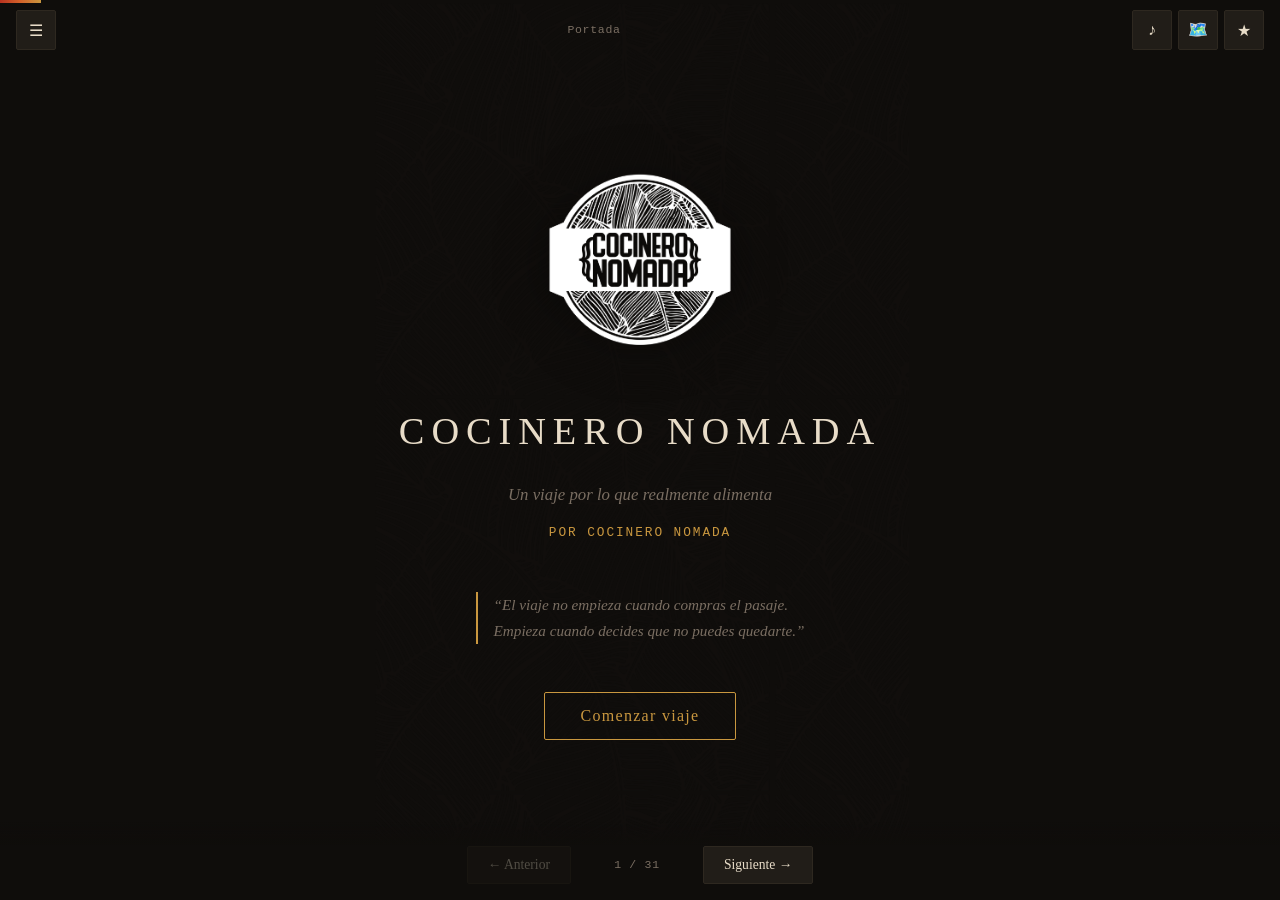
<file: libro/index.html>
<!DOCTYPE html>
<html lang="es">
<head>
<meta charset="UTF-8">
<meta name="viewport" content="width=device-width, initial-scale=1.0">
<title>Cocinero Nomada — Un viaje por lo que realmente alimenta</title>
<style>
/* ============================================================
   COCINERO NOMADA — Book Reader
   Matching brand palette & visual language
   ============================================================ */

*, *::before, *::after { box-sizing: border-box; margin: 0; padding: 0; }

:root {
  --black: #0f0d0b;
  --page: #1a1612;
  --header: #211d18;
  --border: #2e2820;
  --red: #b83220;
  --orange: #d4622a;
  --gold: #c9973f;
  --cream: #e8dcc8;
  --muted: #7a6e62;
  --teal: #8ab;
  --max-w: 680px;
}

html { font-size: 16px; scroll-behavior: smooth; }

body {
  background: var(--black);
  color: var(--cream);
  font-family: Georgia, 'Times New Roman', serif;
  line-height: 1.8;
  overflow: hidden;
  height: 100dvh;
  width: 100vw;
  -webkit-font-smoothing: antialiased;
}

/* --- Progress Bar --- */
#progress-bar {
  position: fixed; top: 0; left: 0; height: 3px;
  background: linear-gradient(90deg, var(--red), var(--orange), var(--gold));
  z-index: 1000; transition: width 0.4s ease;
}

/* --- Top Controls --- */
#top-bar {
  position: fixed; top: 0; left: 0; right: 0;
  z-index: 200; padding: 10px 16px;
  display: flex; justify-content: space-between; align-items: center;
  pointer-events: none;
}

#top-bar > * { pointer-events: auto; }

.top-btn {
  background: var(--header); border: 1px solid var(--border);
  color: var(--cream); width: 40px; height: 40px;
  cursor: pointer; font-size: 1rem;
  display: flex; align-items: center; justify-content: center;
  border-radius: 2px; transition: all 0.2s;
}

.top-btn:hover { border-color: var(--gold); color: var(--gold); }

#chapter-label {
  font-family: 'Courier New', monospace;
  font-size: 0.72rem; color: var(--muted);
  letter-spacing: 0.06em; text-align: center;
  pointer-events: none;
}

/* --- Book Container --- */
#book {
  position: relative;
  width: 100%; height: 100%;
  overflow: hidden;
}

/* --- Page Base --- */
.page {
  position: absolute; top: 0; left: 0;
  width: 100%; height: 100%;
  overflow-y: auto; overflow-x: hidden;
  display: flex; justify-content: center;
  transition: transform 0.45s cubic-bezier(0.4, 0, 0.2, 1), opacity 0.45s ease;
  will-change: transform, opacity;
  -webkit-overflow-scrolling: touch;
  scrollbar-width: thin;
  scrollbar-color: var(--border) transparent;
}

.page::-webkit-scrollbar { width: 6px; }
.page::-webkit-scrollbar-track { background: transparent; }
.page::-webkit-scrollbar-thumb { background: var(--border); border-radius: 3px; }

.page.current { transform: translateX(0); opacity: 1; z-index: 2; }
.page.left    { transform: translateX(-100%); opacity: 0; z-index: 1; }
.page.right   { transform: translateX(100%); opacity: 0; z-index: 1; }
.page.hidden  { display: none; }

.page-inner {
  width: 100%; max-width: var(--max-w);
  padding: 60px 28px 120px;
}

/* --- Cover Page --- */
.cover-page { background: var(--black); position: relative; }

.cover-page::before {
  content: ''; position: absolute; inset: 0;
  background-image: url('../assets/COCINERO_NOMADA/COCINERO-NOMADA-PALMS-PATTERN-BLACK.png');
  background-size: 400px; background-repeat: repeat;
  opacity: 0.12; pointer-events: none;
}

.cover-content {
  display: flex; flex-direction: column;
  align-items: center; justify-content: center;
  min-height: 100dvh; text-align: center;
  position: relative; z-index: 1;
  padding: 40px 28px;
}

.cover-logo {
  width: 200px; height: auto;
  margin-bottom: 40px;
  filter: drop-shadow(0 4px 24px rgba(0,0,0,0.5));
}

.cover-title {
  font-size: 2.4rem; letter-spacing: 0.18em;
  font-weight: normal; color: var(--cream);
  margin-bottom: 16px; text-transform: uppercase;
}

.cover-subtitle {
  font-size: 1.05rem; color: var(--muted);
  font-style: italic; max-width: 380px;
  line-height: 1.6; margin-bottom: 12px;
}

.cover-author {
  font-family: 'Courier New', monospace;
  font-size: 0.8rem; color: var(--gold);
  letter-spacing: 0.15em; text-transform: uppercase;
  margin-bottom: 48px;
}

.cover-epigraph {
  font-style: italic; color: var(--muted);
  font-size: 0.95rem; max-width: 360px;
  line-height: 1.7; margin-bottom: 48px;
  border-left: 2px solid var(--gold);
  padding-left: 16px; text-align: left;
}

.cover-btn {
  background: none; border: 1px solid var(--gold);
  color: var(--gold); padding: 14px 36px;
  font-family: Georgia, serif; font-size: 1rem;
  cursor: pointer; letter-spacing: 0.08em;
  transition: all 0.3s ease; border-radius: 2px;
}

.cover-btn:hover {
  background: var(--gold); color: var(--black);
}

/* --- Chapter Pages --- */
.chapter-page { background: var(--page); }

.chapter-page .page-inner { padding-top: 48px; }

.chapter-meta {
  font-family: 'Courier New', monospace;
  font-size: 0.72rem; letter-spacing: 0.12em;
  color: var(--orange); text-transform: uppercase;
  margin-bottom: 8px;
}

.chapter-place {
  font-family: 'Courier New', monospace;
  font-size: 0.72rem; color: var(--muted);
  letter-spacing: 0.06em; margin-bottom: 20px;
}

.chapter-title {
  font-size: 2rem; font-weight: normal;
  line-height: 1.2; margin-bottom: 8px;
  color: var(--cream);
}

.chapter-divider {
  width: 50px; height: 2px;
  background: linear-gradient(90deg, var(--red), var(--orange));
  margin: 24px 0 32px;
}

.chapter-text p {
  font-size: 1.08rem; line-height: 2;
  margin-bottom: 24px;
  color: var(--cream); opacity: 0.93;
}

.chapter-text p:first-child::first-letter {
  font-size: 3.2rem; float: left;
  line-height: 1; padding-right: 8px;
  color: var(--gold); font-weight: normal;
}

.chapter-text em {
  color: var(--gold); font-style: italic;
}

/* --- Bottom Nav --- */
#nav-bar {
  position: fixed; bottom: 0; left: 0; right: 0;
  background: linear-gradient(transparent, var(--black) 30%);
  padding: 24px 16px 16px; z-index: 100;
  display: flex; align-items: center; justify-content: center;
  gap: 16px; pointer-events: none;
}

#nav-bar > * { pointer-events: auto; }

.nav-btn {
  background: var(--header); border: 1px solid var(--border);
  color: var(--cream); padding: 10px 20px;
  font-family: Georgia, serif; font-size: 0.85rem;
  cursor: pointer; border-radius: 2px;
  transition: all 0.2s; min-width: 90px;
  text-align: center;
}

.nav-btn:hover:not(:disabled) {
  border-color: var(--gold); color: var(--gold);
}

.nav-btn:disabled { opacity: 0.3; cursor: default; }

#page-indicator {
  font-family: 'Courier New', monospace;
  font-size: 0.72rem; color: var(--muted);
  letter-spacing: 0.06em; min-width: 100px;
  text-align: center;
}

/* --- TOC Overlay --- */
#toc-overlay {
  position: fixed; inset: 0; z-index: 500;
  background: rgba(15,13,11,0.96);
  backdrop-filter: blur(8px);
  -webkit-backdrop-filter: blur(8px);
  opacity: 0; pointer-events: none;
  transition: opacity 0.3s ease;
  overflow-y: auto;
}

#toc-overlay.open { opacity: 1; pointer-events: auto; }

.toc-inner {
  max-width: var(--max-w);
  margin: 0 auto; padding: 40px 28px 80px;
}

#toc-close {
  position: fixed; top: 16px; right: 20px;
  background: none; border: 1px solid var(--border);
  color: var(--cream); width: 40px; height: 40px;
  cursor: pointer; font-size: 1.2rem;
  display: flex; align-items: center; justify-content: center;
  border-radius: 2px; z-index: 501;
  transition: border-color 0.2s;
}

#toc-close:hover { border-color: var(--gold); color: var(--gold); }

.toc-heading {
  font-size: 1.8rem; text-align: center;
  margin-bottom: 8px; font-weight: normal;
  letter-spacing: 0.1em;
}

.toc-line {
  width: 60px; height: 1px; background: var(--gold);
  margin: 0 auto 36px;
}

.toc-section-header {
  font-family: 'Courier New', monospace;
  font-size: 0.7rem; letter-spacing: 0.12em;
  color: var(--muted); text-transform: uppercase;
  margin-top: 28px; margin-bottom: 8px;
  padding-top: 12px; border-top: 1px solid var(--border);
}

.toc-list { list-style: none; }

.toc-item {
  display: flex; align-items: baseline;
  padding: 12px 0; border-bottom: 1px solid var(--border);
  cursor: pointer; transition: color 0.2s;
  gap: 12px;
}

.toc-item:hover { color: var(--gold); }

.toc-item.toc-active { color: var(--gold); }

.toc-chapter-num {
  font-family: 'Courier New', monospace;
  font-size: 0.8rem; color: var(--orange);
  min-width: 36px;
}

.toc-chapter-title { flex: 1; font-size: 1.05rem; }

.toc-chapter-place {
  font-family: 'Courier New', monospace;
  font-size: 0.7rem; color: var(--muted);
}

/* --- Route Map --- */
.route-map {
  margin: 24px 0 36px;
  padding: 20px;
  background: var(--header);
  border: 1px solid var(--border);
  border-radius: 4px;
}

.route-map svg {
  width: 100%; height: auto;
}

.route-path {
  fill: none;
  stroke: var(--border);
  stroke-width: 1.5;
  stroke-dasharray: 4 4;
}

.route-dot {
  cursor: pointer;
  transition: all 0.2s;
}

.route-dot circle { fill: var(--muted); transition: fill 0.2s, r 0.2s; }
.route-dot:hover circle { fill: var(--gold); r: 5; }
.route-dot.active circle { fill: var(--orange); r: 5; }

.route-dot text {
  font-family: 'Courier New', monospace;
  font-size: 7px; fill: var(--muted);
  pointer-events: none;
}

.route-dot.active text { fill: var(--cream); }

/* --- Resume Toast --- */
#resume-toast {
  position: fixed; bottom: 80px; left: 50%;
  transform: translateX(-50%); z-index: 300;
  background: var(--header); border: 1px solid var(--gold);
  padding: 14px 24px; border-radius: 4px;
  display: none; align-items: center; gap: 16px;
  box-shadow: 0 8px 32px rgba(0,0,0,0.5);
  max-width: 90vw;
}

#resume-toast.show { display: flex; }

#resume-toast span { font-size: 0.88rem; color: var(--cream); }

.resume-btn {
  background: none; border: 1px solid var(--gold);
  color: var(--gold); padding: 6px 16px;
  font-family: Georgia, serif; font-size: 0.8rem;
  cursor: pointer; border-radius: 2px;
  white-space: nowrap; transition: all 0.2s;
}

.resume-btn:hover { background: var(--gold); color: var(--black); }

.resume-dismiss {
  background: none; border: none;
  color: var(--muted); font-size: 1rem;
  cursor: pointer; padding: 4px;
}

/* --- Responsive --- */
@media (max-width: 600px) {
  .page-inner { padding: 40px 20px 110px; }
  .cover-title { font-size: 1.6rem; letter-spacing: 0.12em; }
  .cover-logo { width: 140px; }
  .cover-subtitle { font-size: 0.92rem; }
  .chapter-title { font-size: 1.5rem; }
  .chapter-text p:first-child::first-letter { font-size: 2.4rem; }
  .nav-btn { padding: 8px 14px; font-size: 0.8rem; min-width: 70px; }
  #page-indicator { font-size: 0.65rem; min-width: 80px; }
  .top-btn { width: 36px; height: 36px; font-size: 0.9rem; }
}

@media print {
  body { overflow: visible; }
  .page { position: relative; page-break-after: always; }
  #nav-bar, #top-bar, #progress-bar { display: none; }
}
</style>
</head>
<body>

<div id="progress-bar" style="width: 0%"></div>

<div id="top-bar">
  <button class="top-btn" id="toc-toggle" aria-label="Indice" title="Indice">&#9776;</button>
  <span id="chapter-label"></span>
  <span style="display:flex;gap:6px;">
    <button class="top-btn" id="music-btn" aria-label="Musica" title="Musica ambiental">&#9836;</button>
    <a href="../map.html" class="top-btn" aria-label="Mapa" title="Volver al mapa" style="text-decoration:none;">&#x1f5fa;&#xfe0f;</a>
    <button class="top-btn" id="bookmark-btn" aria-label="Guardar marcador" title="Guardar marcador">&#9733;</button>
  </span>
</div>

<audio id="bg-music" loop preload="none"></audio>

<div id="book"></div>

<div id="nav-bar">
  <button class="nav-btn" id="btn-prev" disabled>&larr; Anterior</button>
  <span id="page-indicator">1 / 1</span>
  <button class="nav-btn" id="btn-next">Siguiente &rarr;</button>
</div>

<div id="toc-overlay">
  <button id="toc-close" aria-label="Cerrar">&times;</button>
  <div class="toc-inner" id="toc-content"></div>
</div>

<div id="resume-toast">
  <span>Continuar donde dejaste?</span>
  <button class="resume-btn" id="resume-yes">Continuar</button>
  <button class="resume-dismiss" id="resume-no">&times;</button>
</div>

<script src="data.js"></script>
<script>
(function() {
  'use strict';

  // ============================================================
  // BOOK DATA
  // ============================================================


  const chapters = [
  { id: 'cover', type: 'cover', label: 'Portada' },
  {
    id: "prologo",
    type: "chapter",
    meta: "Prólogo",
    title: "No entré a la cocina por pasión",
    place: "Puerto Rico",
    text: [
      "No entré a la cocina por pasión.",
      "Entré por curiosidad… y me quedé por adicción.",
      "Hay que entender el contexto para que esto tenga sentido. No soy alguien que desde los siete años soñaba con ser chef. No tenía una abuela legendaria que me enseñó a hacer el caldo perfecto mientras afuera llovía. No había una revelación mística frente a un plato de arroz con pollo que me hiciera entender que había nacido para esto. Mi historia no es esa.",
      "Mi historia empieza en otro lugar. En sets de televisión. En guiones. En la producción de contenido audiovisual, donde aprendí que toda realidad es editable, que todo momento puede ser cortado y reencuadrado, que la narrativa no es lo que pasa, sino cómo decides contarlo.",
      "Eso sabía hacer.",
      "Contar historias desde afuera.",
      "Lo que no sabía era que la vida tiene una forma muy particular de corregirnos. Y la corrección llegó de donde menos esperaba: de una cocina caliente, ruidosa, con el ego de un chef chocando contra el ego de otro, con platos que tenían que salir perfectos mientras todo por dentro era un caos controlado. Entré a esa cocina pensando que iba a observar. Y me quedé porque algo ahí dentro era más honesto que cualquier cosa que hubiera producido frente a una cámara.",
      "La cocina no miente.",
      "No tiene filtro de postproducción.",
      "O el plato está bien… o no está bien.",
      "Y esa brutalidad, esa honestidad sin concesiones, fue lo que me atrapó.",
      "Cuando empecé a estudiar artes culinarias, el mundo gastronómico estaba viviendo su propio big bang. Los chefs eran portadas de revistas. Los restaurantes se medían en estrellas como si fueran galaxias. Y en cada conversación de pasillo, en cada discusión de clase, en cada mesa de bar después del turno, aparecía un nombre como mantra colectivo: Anthony Bourdain.",
      "Su libro, <em>Kitchen Confidential</em>, no era un libro de cocina.",
      "Era una confesión.",
      "Era la primera vez que alguien decía en voz alta lo que todos en la industria sabían y nadie se atrevía a escribir. Que detrás de los platos perfectos había sudor y sangre. Que los cocineros bebían demasiado. Que la cocina era un mundo que operaba con sus propias reglas, su propia ética, su propio código de honor silencioso. Que había dos tipos de personas en este mundo: los que habían trabajado en una cocina… y los que no tenían idea de nada.",
      "Eso resonó.",
      "Porque yo venía de un mundo donde todo era apariencia y yo lo sabía. Donde construías la ilusión de algo con luces y ángulos y música de fondo. Y aquí había alguien diciéndome que existía un espacio donde la ilusión no funcionaba. Donde tenías que ser real o no eras nada.",
      "Quise eso.",
      "No quería aprender a cocinar bonito.",
      "Quería entender lo que realmente pasaba adentro.",
      "Este libro es eso. No es una guía de viajes. No es un recetario. No es tampoco una colección de postales de lugares bonitos con filtro sepia y hashtags de viajero. Es el registro, lo más honesto posible, de lo que pasa cuando decides moverte sin un plan claro y dejas que el camino te enseñe lo que los salones de clase no pueden.",
      "Es un viaje por América. Desde Puerto Rico hasta México, pasando por Colombia, Ecuador y Perú. Un viaje medido no en kilómetros sino en mercados, en caldos, en personas que no iban a aparecer en ningún top ten de ninguna revista especializada pero que sabían más de comida que cualquier chef con estrella Michelin que yo haya conocido.",
      "Es la historia de cómo la cocina dejó de ser una profesión y se convirtió en un idioma.",
      "Y cómo viajar dejó de ser moverse y se convirtió en ver.",
      "Cocinero Nómada.",
      "Así empezó todo."
    ]
  },
  {
    id: "cap1",
    type: "chapter",
    meta: "Capítulo 1",
    title: "San Juan — El desgaste romántico",
    place: "San Juan, Puerto Rico",
    text: [
      "Hay una mentira hermosa que la industria gastronómica lleva décadas vendiendo, y la vende tan bien, con tanta convicción, que uno la acepta como verdad antes de siquiera poner un pie en una cocina profesional.",
      "La mentira es esta: que el sufrimiento tiene recompensa.",
      "Que los turnos de doce horas, la mala paga, el alcohol después del servicio y los jefes que gritan son parte del proceso de formación de un cocinero serio. Que si aguantas eso, si lo atraviesas sin quejarte, si lo conviertes en orgullo, algún día estarás del otro lado. Serás el que grita. Serás el que manda. Serás el chef.",
      "Bourdain lo contó. Y al contarlo, sin quererlo del todo, lo romantizó.",
      "No lo culpo. Él también lo vivió. Y cuando algo que sobreviviste se convierte en historia, hay una tendencia inevitable a darle forma narrativa, a encontrarle el arco, a hacerlo sonar como algo que valió la pena. El problema es que la gente que lo lee desde afuera, desde una silla de escuela culinaria con los cuchillos recién afilados y el delantal todavía sin manchas, no escucha la advertencia.",
      "Escucha la invitación.",
      "Yo escuché la invitación.",
      "Mi primer trabajo fue en un restaurante de fine dining en San Juan, Puerto Rico. No voy a decir el nombre porque no importa el nombre. Lo que importa es lo que era: un lugar que se tomaba a sí mismo muy en serio. Mantel blanco. Menú de degustación. Técnica francesa como base, fusiones modernas como escaparate. El tipo de restaurante donde los clientes se visten para cenar y el chef sale al final del servicio a recibir aplausos con los brazos cruzados y cara de quien acaba de terminar una sinfonía.",
      "Por dentro era otra cosa.",
      "La cocina tenía ese calor particular de los lugares donde el espacio es pequeño y las expectativas son grandes. Cada estación tenía su jerarquía. Cada jerarquía tenía su lenguaje. Y ese lenguaje no siempre era amable. Era funcional. Directo. A veces hiriente. Pero era el único que funcionaba cuando el servicio estaba al límite y cada segundo importaba.",
      "Aprendí rápido a no hablar de más.",
      "Aprendí que las preguntas se hacen antes del servicio o no se hacen.",
      "Aprendí que el error tiene un costo que va más allá del plato que hay que tirar: tiene un costo en silencio, en miradas, en el peso de todo el equipo dándose cuenta de que fuiste tú.",
      "Entré a las cuatro de la tarde.",
      "Salí, si todo iba bien, pasada la una de la mañana.",
      "Y el día no terminaba ahí.",
      "No sé exactamente cuándo empezó esa dinámica de las barras después del servicio, pero era tan parte del ritual como el mise en place de la mañana. Terminaba el servicio, los cocineros se quitaban los delantales, y casi automáticamente, como si hubiera un GPS interno que los dirigía, todos terminaban en el mismo lugar. Una barra en la zona turística de San Juan. El calentón, le decían algunos.",
      "Barrilito en mesa.",
      "Cervezas frías.",
      "Ruido.",
      "El tipo de conversación que solo ocurre a las dos de la mañana entre personas que llevan diez horas de pie haciendo algo que exige concentración absoluta y que ahora, de golpe, no tienen que concentrarse en nada. Una euforia rara, mezclada con agotamiento, mezclada con algo parecido a la camaradería pero que en realidad era solo la complicidad de haber sobrevivido otro turno juntos.",
      "Algunos llegaban impecables.",
      "Otros llegaban rotos.",
      "Y algunos llegaban con ayuda química que yo no voy a detallar aquí pero que tampoco voy a pretender que no existía. Existía. Era parte del paisaje. Era parte de esa cultura de exceso que Bourdain había descrito con tanta precisión que parecía casi un manual de instrucciones para el autodesperdicio.",
      "Se repetía todo.",
      "Hasta las cuatro de la mañana. A veces más.",
      "Dormir tres o cuatro horas.",
      "Volver.",
      "Y mientras estabas en eso, había una narrativa que se construía alrededor de todo ese ciclo para hacerlo soportable. Una narrativa que decía que esto era necesario. Que era parte del oficio. Que los grandes cocineros habían pasado por eso. Que si no lo aguantabas, no tenías pasta para esto.",
      "Y la más peligrosa de todas:",
      "Que estabas aprendiendo.",
      "La verdad era más simple y más fea.",
      "Mal pago. En Puerto Rico, los cocineros de entrada ganaban lo mínimo o cerca de lo mínimo, independientemente de cuántas horas extras meterás. El sistema estaba diseñado así. Los restaurantes fine dining operaban con márgenes complicados, y el eslabón más débil de la cadena, el que absorbía ese costo, era siempre el que tenía menos poder de negociación.",
      "Los cocineros de línea.",
      "Alta presión. Cada servicio era una apuesta. Un plato fuera de tiempo, una temperatura equivocada, un emplatado descuidado podía costar más de lo que cualquier salario compensaba. Y esa presión no desaparecía. Se acumulaba. Se convertía en una tensión crónica que no sabías que cargabas hasta que un día te levantabas y tenías veintitantos años y te sentías viejo.",
      "Y al final del turno… una caja de cervezas.",
      "\"Nos vemos mañana.\"",
      "Tardé un tiempo en darme cuenta de lo que estaba pasando. No fue una revelación dramática. Fue una acumulación lenta de momentos en los que me preguntaba si esto era realmente lo que quería. Si la promesa de llegar a ser alguien en esta industria justificaba el precio que se estaba cobrando en el camino.",
      "Había empezado tarde.",
      "A los veintitrés años.",
      "Para los estándares de la industria eso ya era tarde. Había compañeros que entraron a cocinas profesionales a los dieciséis. Que tenían siete años de ventaja, siete años de callos en las manos, siete años de memoria muscular que yo tendría que construir corriendo.",
      "Eso me dio urgencia.",
      "No quería pasar cinco años en una sola cocina repitiendo la misma receta todos los días, volviéndome experto en un menú que no era mío. Quería entender el sistema completo. Quería ver cómo funcionaba la cocina francesa, la cocina italiana, la cocina española. Quería trabajar en mercados, en bistros, en restaurantes de playa y en cocinas de hotel. Quería la exposición que da el movimiento.",
      "Así que diseñé algo que no era un plan exactamente.",
      "Era más bien una regla.",
      "Tres meses por cocina.",
      "Entrar, absorber todo lo posible, salir.",
      "Sin romances con los lugares. Sin apegos. Con la disciplina de quien sabe que el tiempo importa y que la comodidad es el enemigo de la formación.",
      "Y cuando eso se volvió claro, fue también cuando supe que San Juan no era el final del camino.",
      "Era el comienzo."
    ]
  },
  {
    id: "cap2",
    type: "chapter",
    meta: "Capítulo 2",
    title: "Vieques — Antes de saber adónde ir",
    place: "Vieques, Puerto Rico",
    text: [
      "Hay cosas que uno hace sin poder explicarlas todavía.",
      "Decisiones que no tienen el lenguaje todavía porque el lenguaje viene después, cuando el tiempo te da la perspectiva que el momento no puede darte. Cuando me fui a Vieques no tenía una razón articulada. Tenía algo más básico y más urgente: necesitaba parar.",
      "No parar en el sentido de descansar.",
      "Parar en el sentido de salir del circuito.",
      "El circuito de San Juan me había dejado en un punto que no tenía nombre claro pero que tenía síntomas reconocibles. El cuerpo que llega al trabajo con deuda de sueño acumulada. La cabeza que ya no distingue si está dentro o fuera del servicio. La sensación de que estás haciendo todo lo que se supone que hay que hacer y que eso, en lugar de acercarte a algo, te aleja de algo que todavía no sabes nombrar.",
      "Me fui a Vieques.",
      "Vieques es una isla al este de Puerto Rico. Pequeña. Poco más de veinte kilómetros de largo. Pero para un boricua que la visita con la historia que tiene, la geografía es lo de menos. Vieques es la colonia de la colonia, dicen algunos, y eso no es retórica política vacía. Es una descripción precisa de una situación que duró décadas: la armada de los Estados Unidos ocupó la mayor parte de la isla durante más de sesenta años. Entrenaron ahí. Bombardearon ahí. Y cuando se fueron, después de una lucha que costó muchas cosas que aún se están contando, dejaron una tierra contaminada, una comunidad fracturada, y una promesa de remediación que todavía está en proceso de cumplirse.",
      "Todo eso está en Vieques aunque no lo busques.",
      "Está en la conversación de la persona que te lleva en el carro colectivo. Está en los terrenos baldíos que no se pueden usar todavía. Está en la mirada particular que tiene cierta gente del pueblo cuando mira a alguien de afuera, no con hostilidad pero sí con esa economía de confianza que desarrollan los lugares que han sido usados suficientes veces.",
      "Llegué con una mochila y sin un plan real.",
      "Eso también era síntoma de algo. Pero fue, retroactivamente, la decisión correcta.",
      "Me quedé seis meses.",
      "No en una habitación. En una carpa. Una de esas tiendas de acampar que no están diseñadas para seis meses de uso y que a los cuatro meses ya empezaban a mostrar el desgaste que les habías pedido que aguantaran. El suelo de las playas de Vieques tiene una arena que es distinta a la arena de las playas más turísticas de Puerto Rico. Más fina. Más suave. De ese color que el Caribe oriental tiene y que el occidental no tiene de la misma manera. Dormía con el sonido del mar como única constante y me despertaba con una luz que entraba por las costuras de la tela y que era la primera información del día.",
      "El cuerpo se recalibra cuando le quitas el ruido artificial.",
      "No inmediatamente. Tarda semanas. Pero eventualmente, el ritmo que uno trae de la ciudad, ese ritmo de urgencia continua y de tiempo medido en productividad, empieza a ceder. No porque desaparezca del todo. Sino porque el entorno le pone un contexto diferente y en ese contexto la urgencia pierde parte de su argumento.",
      "El trabajo llegó antes de que lo buscara activamente.",
      "Primero fue un restaurante en el pueblo.",
      "La chef era de San Juan. Había tomado una decisión que yo todavía estaba procesando desde adentro: salir del circuito de la ciudad, llevar su cocina a otro contexto, ver qué pasaba cuando la técnica que había construido en cocinas de fine dining encontraba los ingredientes y el ritmo de Vieques. Lo que pasaba era interesante. Había una tensión productiva entre la precisión que ella traía y la disponibilidad variable de lo que la isla ofrecía. En San Juan, si necesitabas un producto específico para una preparación específica, lo conseguías. En Vieques, lo que llegaba en el ferry era lo que había. El menú no podía ser un documento fijo. Tenía que ser una respuesta a lo que estaba disponible.",
      "Eso enseña algo diferente a lo que enseñan los libros de técnica.",
      "Te enseña a cocinar desde lo que tienes y no desde lo que quisieras tener. Una habilidad que parece menor pero que en la práctica es fundamental: la capacidad de entender el potencial de un ingrediente disponible en lugar de insistir en el ingrediente que no está.",
      "Después estuve en La Esperanza.",
      "La Esperanza es el otro pueblo de Vieques. Más pequeño. Más tranquilo. Con la energía particular de los lugares donde el turismo existe pero no ha cambiado todavía la escala de las cosas. Cocinar ahí era otra velocidad. El ritmo criollo, que es una forma de decir que las preparaciones tienen el tiempo que necesitan y no el tiempo que un sistema de reservas les impone, que los caldos se hacen cuando se hacen y que la señora que lleva décadas en ese puesto tiene más conocimiento sobre cuándo está listo ese plato que cualquier termómetro digital.",
      "Aprendí a ralentizar.",
      "O más exactamente: aprendí que la velocidad del fine dining no es la velocidad universal de la cocina. Es una velocidad específica para un contexto específico. Fuera de ese contexto, la misma velocidad puede ser arrogancia. Puede ser no entender dónde estás.",
      "Hubo un tercer lugar.",
      "No voy a dar detalles porque los detalles no son lo que importa. Lo que importa es lo que enseñó: que la promesa de un lugar no siempre se sostiene cuando llegás a él. Que hay espacios que desde afuera tienen todas las condiciones para ser lo que uno necesita y que por dentro tienen una dinámica que no tiene solución sin que algo mayor cambie. Aprendí a salir de esos lugares sin cargar la salida de más significado del que tiene. A veces las cosas no funcionan. No siempre hay una lección elaborada. A veces simplemente no es el lugar, no es el momento, no es la combinación correcta de personas.",
      "Seguir.",
      "En esos seis meses pasó algo con las personas que encontré que también fue formativo, aunque de una manera que la cocina no explica directamente.",
      "Vieques recibe un tipo particular de viajero. No el turista de resort. El que llega sin itinerario fijo, con la disposición de quedarse más de lo que había planeado si algo lo justifica. Gente de países diferentes que traía maneras diferentes de entender el tiempo libre, el trabajo, el movimiento. Conversaciones largas alrededor de fuegos que empezaban como cenas y terminaban cuando ya había amanecido. Historias que se cruzaban brevemente y seguían cada una su camino.",
      "No romantizo eso.",
      "No es que las conexiones del camino sean más profundas que las de la vida sedentaria. Son diferentes. Tienen la intensidad de lo temporal. Dos personas que saben que no van a verse otra vez tienden a ser más honestas de lo que serían si la relación tuviera futuro calculado. Hay menos cuidado de la imagen y más disposición a decir lo que realmente se piensa.",
      "Eso también forma.",
      "La bahía bioluminiscente.",
      "Debo mencionarla aunque no sepa exactamente cómo articularla. Hay noches en Vieques donde el agua brilla desde adentro. No es metáfora. Son microorganismos, dinoflagelados, que producen luz como respuesta al movimiento. Si metes la mano en el agua, la mano brilla. Si nadas, el cuerpo deja una estela de luz verde-azul que se apaga a los pocos segundos.",
      "La primera vez que lo vi no pensé en nada.",
      "Solo miré.",
      "Hay experiencias que el análisis arruina. Que necesitan ser recibidas sin el aparato de las palabras. La bahía de Vieques en la noche es una de esas cosas. Y haberla tenido como parte del paisaje cotidiano durante meses, haberla normalizado sin perderle el asombro, es algo que solo pasa cuando te quedas el tiempo suficiente en un lugar.",
      "El turista la ve una noche y la fotografía.",
      "Quien se queda la ve muchas noches y aprende a tenerla.",
      "Esa diferencia la entendí en Vieques antes de entenderla en la cocina.",
      "Que hay cosas que no se entienden de paso.",
      "Que requieren tiempo. Que requieren la incomodidad de quedarse cuando la primera novedad ya pasó y lo que queda es la realidad sin adorno.",
      "Cuando me fui de Vieques no sabía todavía adónde iba.",
      "Sabía que tenía que seguir moviéndome. Eso sí lo sabía. Pero el movimiento que viene después de una pausa real es diferente al movimiento que viene de la urgencia. No tiene la misma ansiedad. Tiene más claridad.",
      "No toda.",
      "Suficiente."
    ]
  },
  {
    id: "cap3",
    type: "chapter",
    meta: "Capítulo 3",
    title: "El permiso para irse",
    place: "Puerto Rico",
    text: [
      "Antes de irme, me encontré con algo que no esperaba.",
      "Hay momentos en la vida en que las personas correctas aparecen en el momento exacto. No porque el universo tenga un plan para ti. Sino porque cuando estás en cierto estado de apertura, cuando estás buscando aunque sea sin saber exactamente qué, los encuentros se vuelven más significativos. Los percibes diferente.",
      "Pedro y Miguel llegaron a Puerto Rico desde Murcia, España.",
      "The Lemon Experience.",
      "Dos cocineros con una filosofía de vida que yo todavía no tenía del todo articulada pero que reconocí de inmediato como algo que necesitaba. Habían tomado una decisión que en la industria gastronómica no era común: moverse. No quedarse en el restaurante de siempre, en la ciudad de siempre, cocinando para los mismos clientes de siempre. Moverse. Explorar. Llevar la cocina a otros contextos y traer de esos contextos cosas que transformaran la cocina.",
      "Nos encontramos en una pernilería.",
      "Uno de esos lugares que Puerto Rico tiene y que no necesitan presentación porque los conoce todo el mundo: un espacio simple, funcional, dedicado a una sola cosa con una seriedad casi religiosa. El pernil. Ese cerdo que se cocina lentamente, que tiene una piel que cruje como debe crujir, que tiene una carne que se deshace porque lleva el tiempo que tiene que llevar.",
      "Ahí también estaba el chef Mario Juan.",
      "Y lo que empezó como un encuentro casual terminó siendo algo más. Una colaboración. Una conversación que se convirtió en creación.",
      "Decidieron hacer un sándwich juntos.",
      "No cualquier sándwich.",
      "Base de pernil de Mario Juan, toda esa tradición boricua de carne lenta y chicharrón crujiente. Encima, escalivada. Un plato que viene de Cataluña y que es, en su esencia, la belleza de lo asado: pimientos rojos que se han quedado lo suficiente sobre el fuego como para que la piel se separe y la carne quede dulce y suave, berenjenas que se ablandan hasta convertirse en otra cosa, cebollas que caramelicen sin que nadie les pida permiso. Todo aliñado con aceite de oliva bueno y hierbas.",
      "Lo llamaron: El Acho Pijo.",
      "Un nombre que era ya en sí mismo una declaración de intenciones. Dos palabras que en sus respectivos idiomas representaban mundos distintos, puestas juntas sin ceremonia, sin pretensión académica de fusión culinaria. Solo dos palabras que sonaban bien juntas.",
      "Como el plato.",
      "Mientras comíamos, mientras hablábamos, mientras Pedro y Miguel contaban sus experiencias de movimiento, de cocinar en lugares diferentes, de cómo cada nuevo contexto te desafía y te forma, yo escuchaba con esa atención particular que se tiene cuando algo te está diciendo algo que ya sabías pero que necesitabas escuchar de otra persona.",
      "No me dieron un mapa.",
      "No me dieron un plan.",
      "Me dieron algo más difícil de cuantificar pero más valioso: me dieron la imagen de que era posible. Que había cocineros que se movían y sobrevivían. Que el movimiento no era irresponsabilidad. Que era, en ciertos casos, la única forma honesta de formarse.",
      "Esa tarde en la pernilería, entre pernil crujiente y escalivada dulce, entendí algo que tardé tiempo en articular bien:",
      "No necesitaba estar listo.",
      "Necesitaba moverme.",
      "El viaje no empezó cuando compré el pasaje.",
      "Empezó ahí."
    ]
  }
];

    // Merge extra chapters from data.js
  if (typeof EXTRA_CHAPTERS !== 'undefined') {
    chapters.push(...EXTRA_CHAPTERS);
  }

  // ============================================================
  // PAGE BUILDER
  // ============================================================

  const pages = [];
  const pageIndex = {}; // id -> page index

  function buildPages() {
    // COVER
    pages.push({
      id: 'cover',
      type: 'cover',
      label: 'Portada',
      html: `
        <div class="cover-page">
          <div class="cover-content">
            <img class="cover-logo" src="../assets/COCINERO_NOMADA/COCINERO-NOMADA-ISOLOGO-WHITE.png"
                 alt="Cocinero Nomada" onerror="this.style.display='none'">
            <h1 class="cover-title">Cocinero Nomada</h1>
            <p class="cover-subtitle">Un viaje por lo que realmente alimenta</p>
            <p class="cover-author">por Cocinero Nomada</p>
            <div class="cover-epigraph">
              \u201cEl viaje no empieza cuando compras el pasaje.<br>
              Empieza cuando decides que no puedes quedarte.\u201d
            </div>
            <button class="cover-btn" onclick="goTo(1)">Comenzar viaje</button>
          </div>
        </div>`
    });

    // CHAPTERS
    for (let i = 1; i < chapters.length; i++) {
      const ch = chapters[i];
      const paragraphs = ch.text.map(p => '<p>' + p + '</p>').join('\n');

      const isEpilogue = ch.id === 'epilogo';
      const dedicatoria = isEpilogue ? `
        <div style="margin-top:48px;padding-top:28px;border-top:1px solid var(--border);font-style:italic;color:var(--muted);font-size:0.95rem;line-height:1.7;">
          <p style="margin-bottom:16px;">Este libro esta dedicado a Don Mello, que lleva casi cien anos recordando,
          a todos los vendedores de mercado que saben cosas que las escuelas no ensenan,
          y a Pedro y Miguel, que aparecieron en el momento exacto.</p>
          <p style="text-align:center;margin-top:32px;font-style:normal;color:var(--gold);">
            <strong>Cocinero Nomada</strong><br>
            <span style="font-family:'Courier New',monospace;font-size:0.75rem;letter-spacing:0.1em;">Puerto Rico &mdash; America Latina &mdash; El mundo</span>
          </p>
          <p style="text-align:center;margin-top:24px;font-size:1.2rem;color:var(--cream);">FIN</p>
        </div>` : '';

      pages.push({
        id: ch.id,
        type: 'chapter',
        label: ch.meta + (ch.place ? ' \u2014 ' + ch.place : ''),
        html: `
          <div class="chapter-page">
            <div class="page-inner">
              <div class="chapter-meta">${ch.meta}</div>
              <div class="chapter-place">${ch.place || ''}</div>
              <h2 class="chapter-title">${ch.title}</h2>
              <div class="chapter-divider"></div>
              <div class="chapter-text">
                ${paragraphs}
              </div>
              ${dedicatoria}
            </div>
          </div>`
      });

      pageIndex[ch.id] = pages.length - 1;
    }
  }

  // ============================================================
  // NAVIGATION ENGINE
  // ============================================================

  let currentPage = 0;
  const book = document.getElementById('book');
  const prevBtn = document.getElementById('btn-prev');
  const nextBtn = document.getElementById('btn-next');
  const indicator = document.getElementById('page-indicator');
  const progressBar = document.getElementById('progress-bar');
  const chapterLabel = document.getElementById('chapter-label');

  function renderPage(index) {
    const p = pages[index];
    const div = document.createElement('div');
    div.className = 'page current';
    div.dataset.index = index;
    div.innerHTML = p.type === 'cover' ? p.html : p.html;
    return div;
  }

  function showPage(index, direction) {
    if (index < 0 || index >= pages.length) return;

    const oldPage = book.querySelector('.page.current');
    const newPage = renderPage(index);

    if (direction === 'next') {
      newPage.classList.remove('current');
      newPage.classList.add('right');
      book.appendChild(newPage);
      requestAnimationFrame(() => {
        requestAnimationFrame(() => {
          if (oldPage) { oldPage.classList.remove('current'); oldPage.classList.add('left'); }
          newPage.classList.remove('right'); newPage.classList.add('current');
        });
      });
    } else if (direction === 'prev') {
      newPage.classList.remove('current');
      newPage.classList.add('left');
      book.appendChild(newPage);
      requestAnimationFrame(() => {
        requestAnimationFrame(() => {
          if (oldPage) { oldPage.classList.remove('current'); oldPage.classList.add('right'); }
          newPage.classList.remove('left'); newPage.classList.add('current');
        });
      });
    } else {
      book.appendChild(newPage);
    }

    // Remove old pages after transition
    setTimeout(() => {
      book.querySelectorAll('.page:not(.current)').forEach(el => el.remove());
    }, 500);

    currentPage = index;
    updateUI();
    saveProgress();

    if (window.cnTrack) {
      const p = pages[index] || {};
      window.cnTrack('chapter_view', { pageIndex: index, chapterId: p.id, label: p.label, total: pages.length });
      const pct = Math.round(((index + 1) / pages.length) * 100);
      const milestones = [25, 50, 75, 100];
      window._cnBookPct = window._cnBookPct || {};
      for (const m of milestones) {
        if (pct >= m && !window._cnBookPct[m]) {
          window._cnBookPct[m] = 1;
          window.cnTrack('book_progress_milestone', { percent: m, pageIndex: index });
        }
      }
    }
  }

  function updateUI() {
    prevBtn.disabled = currentPage === 0;
    nextBtn.disabled = currentPage === pages.length - 1;
    indicator.textContent = (currentPage + 1) + ' / ' + pages.length;
    progressBar.style.width = ((currentPage + 1) / pages.length * 100) + '%';
    chapterLabel.textContent = pages[currentPage].label || '';
    syncMusic();
  }

  // ============================================================
  // MUSICA AMBIENTAL (por region)
  // ============================================================
  const MUSIC_BASE = '../musicalibro/';
  const MUSIC = {
    sanjuan:  MUSIC_BASE + 'pFKSanjuan.mp3',
    lima:     MUSIC_BASE + 'lima%20cumbia.mp3',
    cusco:    MUSIC_BASE + 'cuzco%20vibes.mp3',
    peru:     MUSIC_BASE + 'cumbia-del%20Peru%20.mp3',
    mexico:   MUSIC_BASE + 'cumbia%20mx.mp3'
  };

  function trackForChapter(ch) {
    if (!ch) return MUSIC.sanjuan;
    const place = ((ch.place || '') + ' ' + (ch.title || '')).toLowerCase();
    if (place.includes('puerto rico') || place.includes('san juan') || place.includes('vieques')) return MUSIC.sanjuan;
    if (place.includes('new york') || place.includes('bronx')) return MUSIC.sanjuan;
    if (place.includes('cusco') || place.includes('cuzco')) return MUSIC.cusco;
    if (place.includes('lima') || place.includes('barranco') || place.includes('lince')) return MUSIC.lima;
    if (place.includes('mexico') || place.includes('méxico') || place.includes('coyoacan') || place.includes('coyoacán')) return MUSIC.mexico;
    if (place.includes('perú') || place.includes('peru') || place.includes('máncora') || place.includes('mancora') ||
        place.includes('huaraz') || place.includes('ica')) return MUSIC.peru;
    // Colombia/Ecuador usan cumbia peruana como fondo andino-caribeño
    return MUSIC.peru;
  }

  const audio = document.getElementById('bg-music');
  const musicBtn = document.getElementById('music-btn');
  const MUSIC_KEY = 'nomada_music_on';
  let musicOn = localStorage.getItem(MUSIC_KEY) === '1';

  function updateMusicBtn() {
    musicBtn.textContent = musicOn ? '\u266B' : '\u266A';
    musicBtn.style.color = musicOn ? 'var(--gold)' : '';
    musicBtn.style.borderColor = musicOn ? 'var(--gold)' : '';
    musicBtn.title = musicOn ? 'Musica: on (click para silenciar)' : 'Musica: off (click para reproducir)';
  }

  function syncMusic() {
    const ch = chapters[currentPage];
    const src = trackForChapter(ch);
    const absolute = new URL(src, location.href).href;
    if (audio.src !== absolute) {
      audio.src = src;
      audio.volume = 0.45;
    }
    if (musicOn) audio.play().catch(() => {});
  }

  musicBtn.addEventListener('click', () => {
    musicOn = !musicOn;
    localStorage.setItem(MUSIC_KEY, musicOn ? '1' : '0');
    updateMusicBtn();
    if (musicOn) {
      syncMusic();
      audio.play().catch(() => {});
    } else {
      audio.pause();
    }
  });

  updateMusicBtn();

  function goTo(index) {
    const dir = index > currentPage ? 'next' : 'prev';
    showPage(index, dir);
  }

  function goNext() { if (currentPage < pages.length - 1) showPage(currentPage + 1, 'next'); }
  function goPrev() { if (currentPage > 0) showPage(currentPage - 1, 'prev'); }

  // ============================================================
  // TOC
  // ============================================================

  const tocOverlay = document.getElementById('toc-overlay');
  const tocContent = document.getElementById('toc-content');

  function buildTOC() {
    let html = '<h2 class="toc-heading">Indice</h2><div class="toc-line"></div>';

    // Route map
    html += '<div class="route-map">' + buildRouteMap() + '</div>';

    html += '<ul class="toc-list">';
    for (let i = 1; i < pages.length; i++) {
      const ch = chapters[i];
      if (!ch) continue;
      const active = i === currentPage ? ' toc-active' : '';
      html += `<li class="toc-item${active}" data-page="${i}">
        <span class="toc-chapter-num">${ch.meta.replace('Capitulo ', '')}</span>
        <span class="toc-chapter-title">${ch.title}</span>
        <span class="toc-chapter-place">${ch.place || ''}</span>
      </li>`;
    }
    html += '</ul>';
    tocContent.innerHTML = html;

    // Bind clicks
    tocContent.querySelectorAll('.toc-item').forEach(item => {
      item.addEventListener('click', () => {
        const pg = parseInt(item.dataset.page);
        closeTOC();
        setTimeout(() => goTo(pg), 200);
      });
    });

    // Bind route dots
    tocContent.querySelectorAll('.route-dot').forEach(dot => {
      dot.addEventListener('click', () => {
        const pg = parseInt(dot.dataset.page);
        closeTOC();
        setTimeout(() => goTo(pg), 200);
      });
    });
  }

  function buildRouteMap() {
    const points = [
      { x: 240, y: 30,  label: 'NYC', page: 5 },
      { x: 260, y: 55,  label: 'SJU', page: 2 },
      { x: 265, y: 65,  label: 'VQS', page: 3 },
      { x: 200, y: 90,  label: 'CTG', page: 6 },
      { x: 180, y: 110, label: 'STA', page: 8 },
      { x: 160, y: 130, label: 'BOG', page: 11 },
      { x: 130, y: 155, label: 'SAN', page: 13 },
      { x: 110, y: 175, label: 'IPI', page: 14 },
      { x: 90, y: 195,  label: 'ECU', page: 15 },
      { x: 75, y: 215,  label: 'MAN', page: 16 },
      { x: 65, y: 240,  label: 'HRZ', page: 17 },
      { x: 55, y: 265,  label: 'LIM', page: 18 },
      { x: 50, y: 280,  label: 'LNC', page: 23 },
      { x: 45, y: 290,  label: 'CUS', page: 25 },
      { x: 80, y: 310,  label: 'MEX', page: 27 }
    ];

    let pathD = 'M ' + points.map(p => p.x + ' ' + p.y).join(' L ');
    let svg = `<svg viewBox="0 0 300 340">
      <path class="route-path" d="${pathD}" />`;

    points.forEach(p => {
      const active = currentPage >= p.page ? ' active' : '';
      svg += `<g class="route-dot${active}" data-page="${p.page}">
        <circle cx="${p.x}" cy="${p.y}" r="3.5" />
        <text x="${p.x + 8}" y="${p.y + 3}">${p.label}</text>
      </g>`;
    });

    svg += '</svg>';
    return svg;
  }

  function openTOC() { buildTOC(); tocOverlay.classList.add('open'); window.cnTrack && window.cnTrack('toc_open'); }
  function closeTOC() { tocOverlay.classList.remove('open'); }

  // ============================================================
  // PERSISTENCE
  // ============================================================

  const STORAGE_KEY = 'nomada_libro_page';
  const MAX_KEY = 'nomada_max_page';

  function saveProgress() {
    try {
      localStorage.setItem(STORAGE_KEY, currentPage);
      const prevMax = parseInt(localStorage.getItem(MAX_KEY)) || 0;
      if (currentPage > prevMax) localStorage.setItem(MAX_KEY, currentPage);
    } catch(e) {}
  }

  function loadProgress() {
    try { return parseInt(localStorage.getItem(STORAGE_KEY)) || 0; } catch(e) { return 0; }
  }

  // ============================================================
  // SWIPE SUPPORT
  // ============================================================

  let touchStartX = 0;
  let touchStartY = 0;

  book.addEventListener('touchstart', e => {
    touchStartX = e.touches[0].clientX;
    touchStartY = e.touches[0].clientY;
  }, { passive: true });

  book.addEventListener('touchend', e => {
    const dx = e.changedTouches[0].clientX - touchStartX;
    const dy = e.changedTouches[0].clientY - touchStartY;
    if (Math.abs(dx) > 60 && Math.abs(dx) > Math.abs(dy) * 1.5) {
      if (dx < 0) goNext();
      else goPrev();
    }
  }, { passive: true });

  // ============================================================
  // KEYBOARD
  // ============================================================

  document.addEventListener('keydown', e => {
    if (tocOverlay.classList.contains('open')) {
      if (e.key === 'Escape') closeTOC();
      return;
    }
    if (e.key === 'ArrowRight' || e.key === ' ') { e.preventDefault(); goNext(); }
    if (e.key === 'ArrowLeft') { e.preventDefault(); goPrev(); }
  });

  // ============================================================
  // EVENT BINDINGS
  // ============================================================

  prevBtn.addEventListener('click', goPrev);
  nextBtn.addEventListener('click', goNext);
  document.getElementById('toc-toggle').addEventListener('click', openTOC);
  document.getElementById('toc-close').addEventListener('click', closeTOC);
  document.getElementById('bookmark-btn').addEventListener('click', () => {
    saveProgress();
    const btn = document.getElementById('bookmark-btn');
    btn.style.color = 'var(--gold)';
    btn.style.borderColor = 'var(--gold)';
    setTimeout(() => { btn.style.color = ''; btn.style.borderColor = ''; }, 1500);
  });

  // Make goTo global for cover button
  window.goTo = goTo;

  // ============================================================
  // INIT
  // ============================================================

  buildPages();

  // Deep link: ?page=N desde el mapa abre directo al capitulo
  const urlParams = new URLSearchParams(window.location.search);
  const startPage = parseInt(urlParams.get('page'), 10);
  const hasDeepLink = !isNaN(startPage) && startPage > 0 && startPage < pages.length;

  if (hasDeepLink) {
    showPage(startPage, null);
  } else {
    const saved = loadProgress();
    if (saved > 0 && saved < pages.length) {
      showPage(0, null);
      const toast = document.getElementById('resume-toast');
      toast.classList.add('show');
      document.getElementById('resume-yes').addEventListener('click', () => {
        toast.classList.remove('show');
        window.cnTrack && window.cnTrack('resume_click', { page: saved });
        goTo(saved);
      });
      document.getElementById('resume-no').addEventListener('click', () => {
        toast.classList.remove('show');
      });
    } else {
      showPage(0, null);
    }
  }

})();
</script>
<script src="../shared/track.js" defer></script>
</body>
</html>
</file>
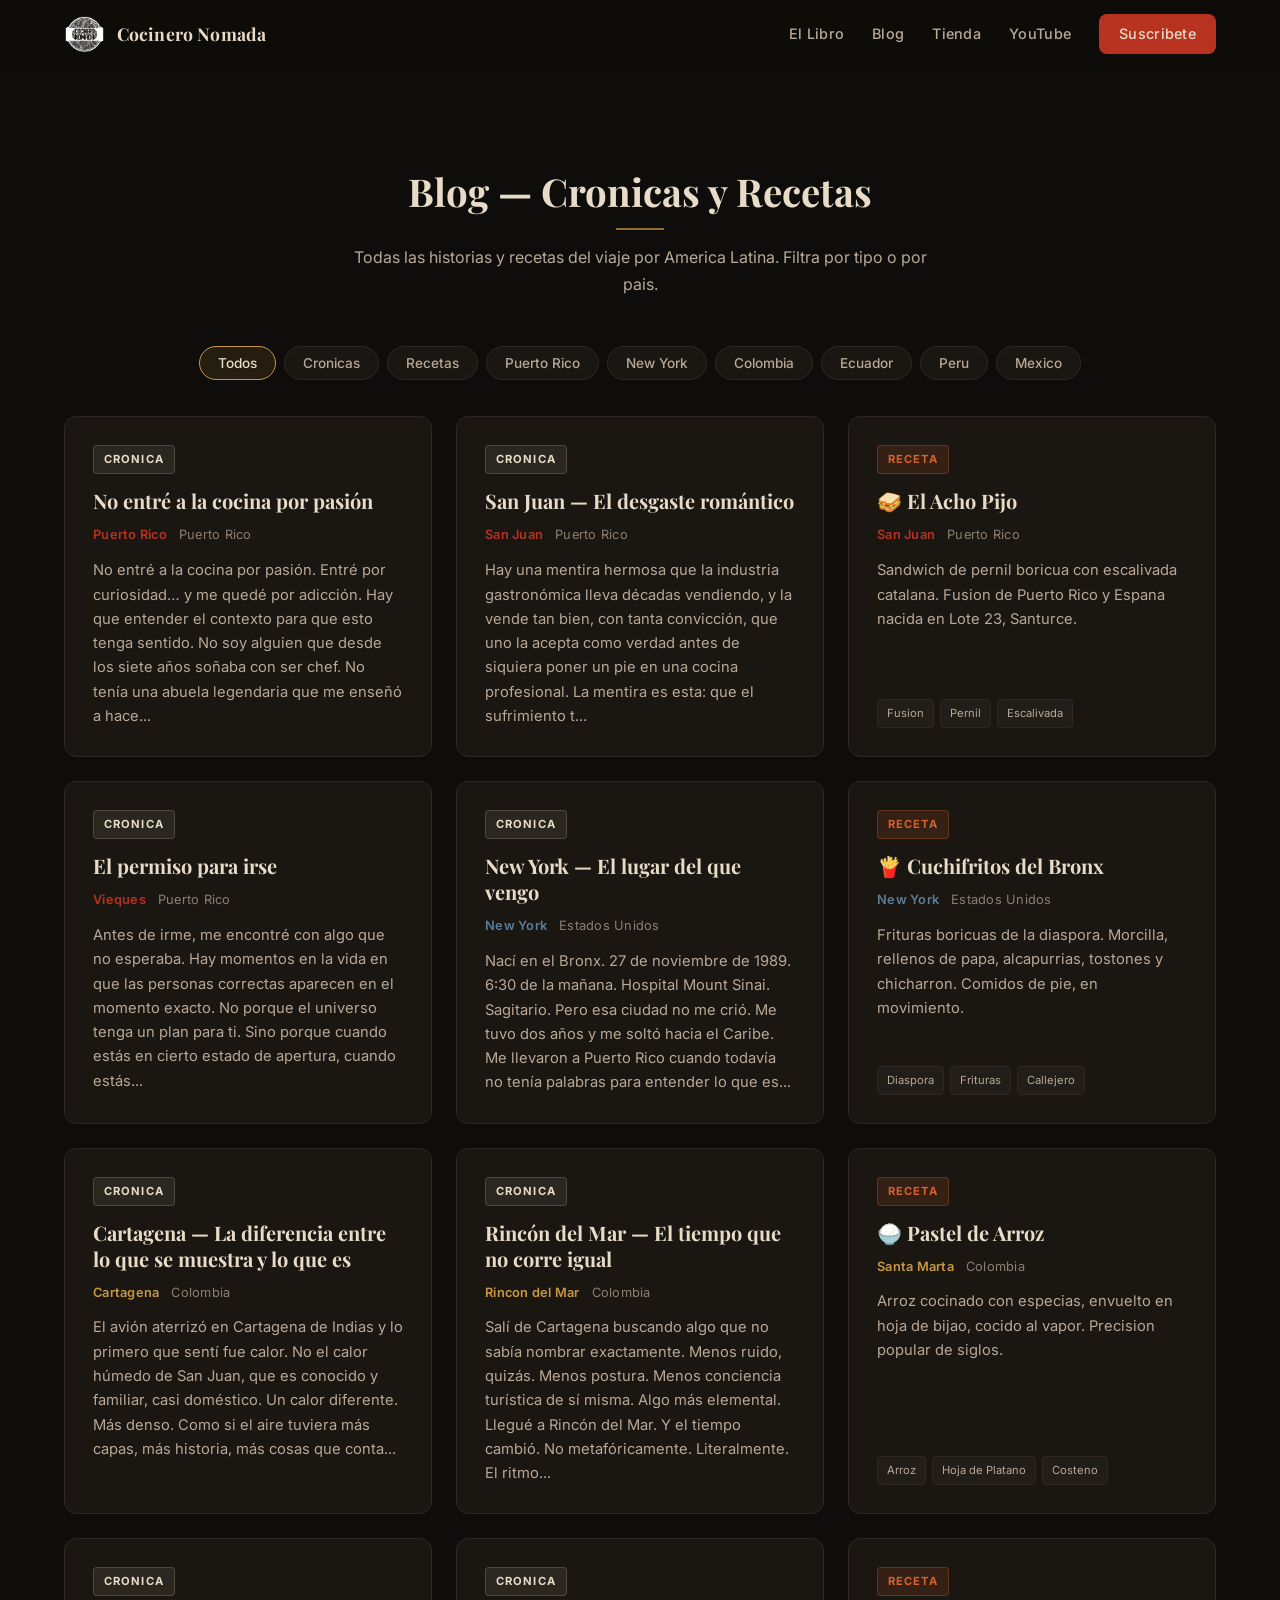
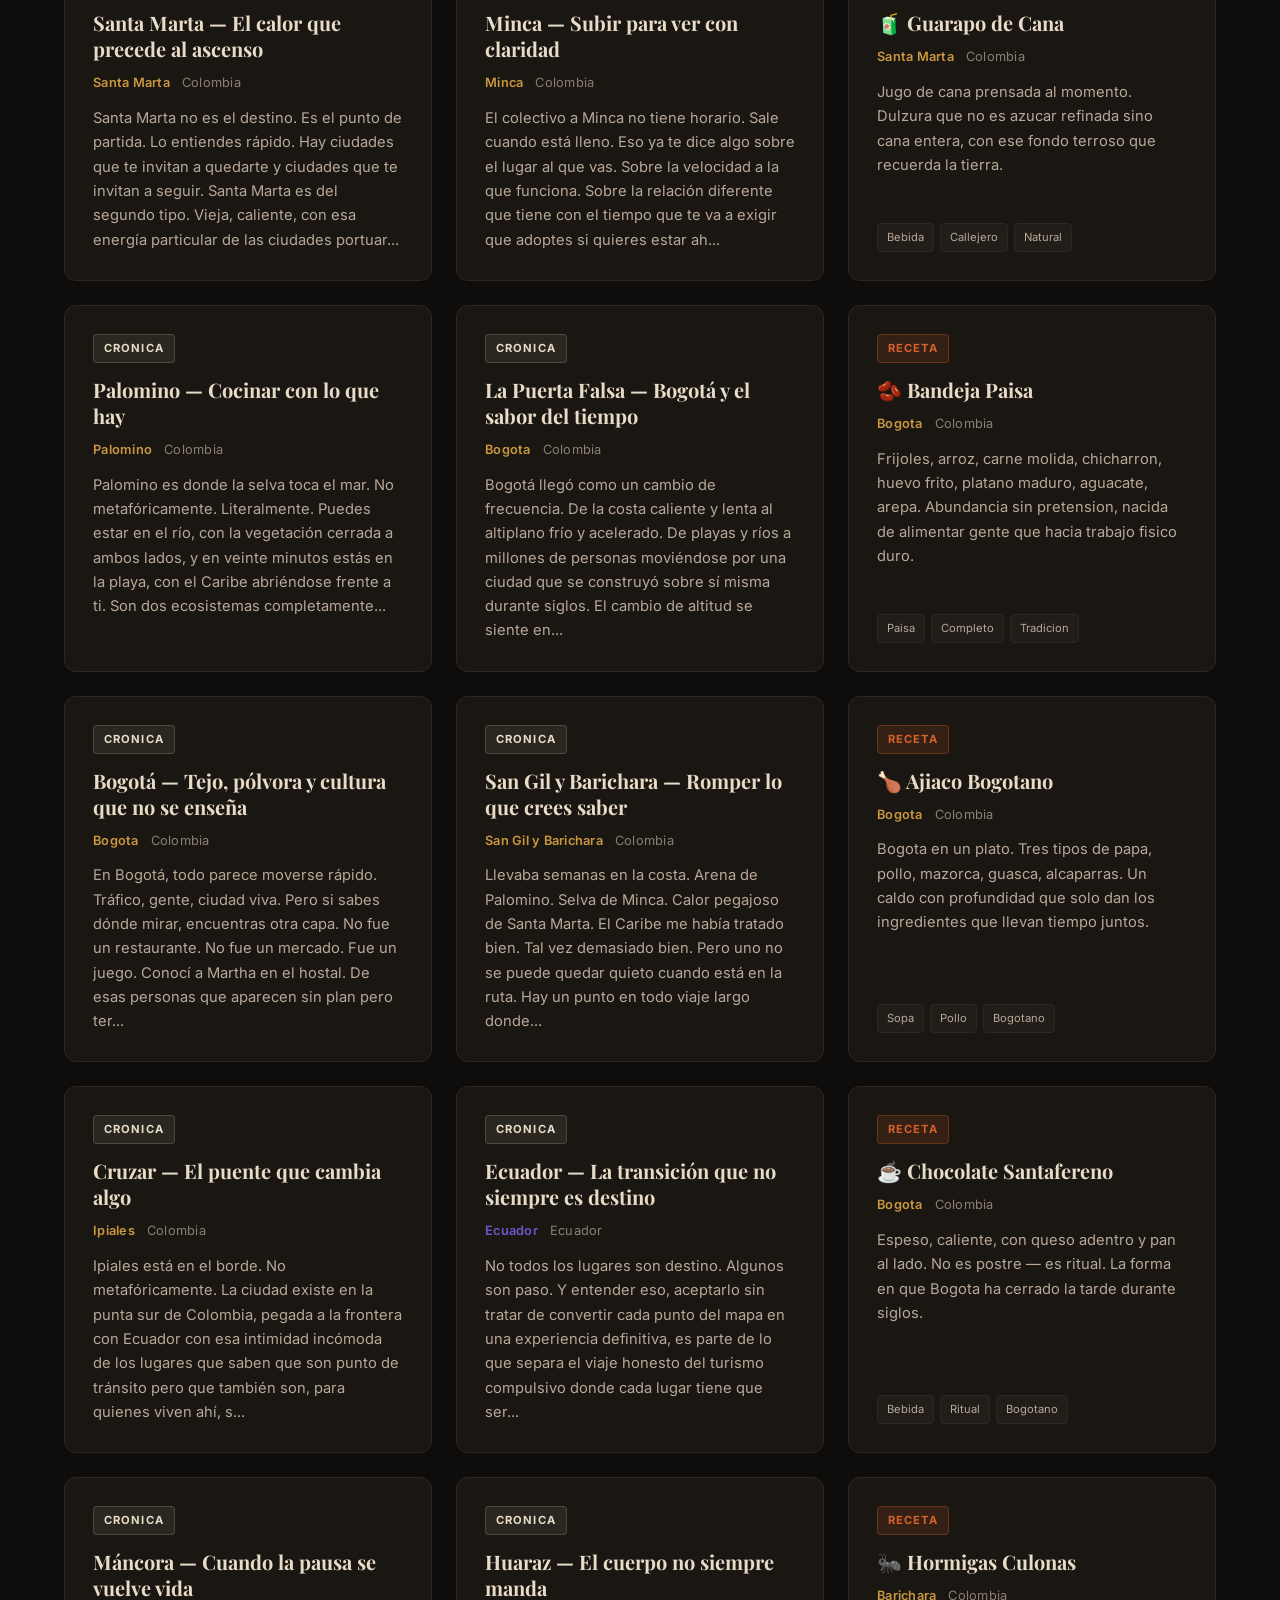
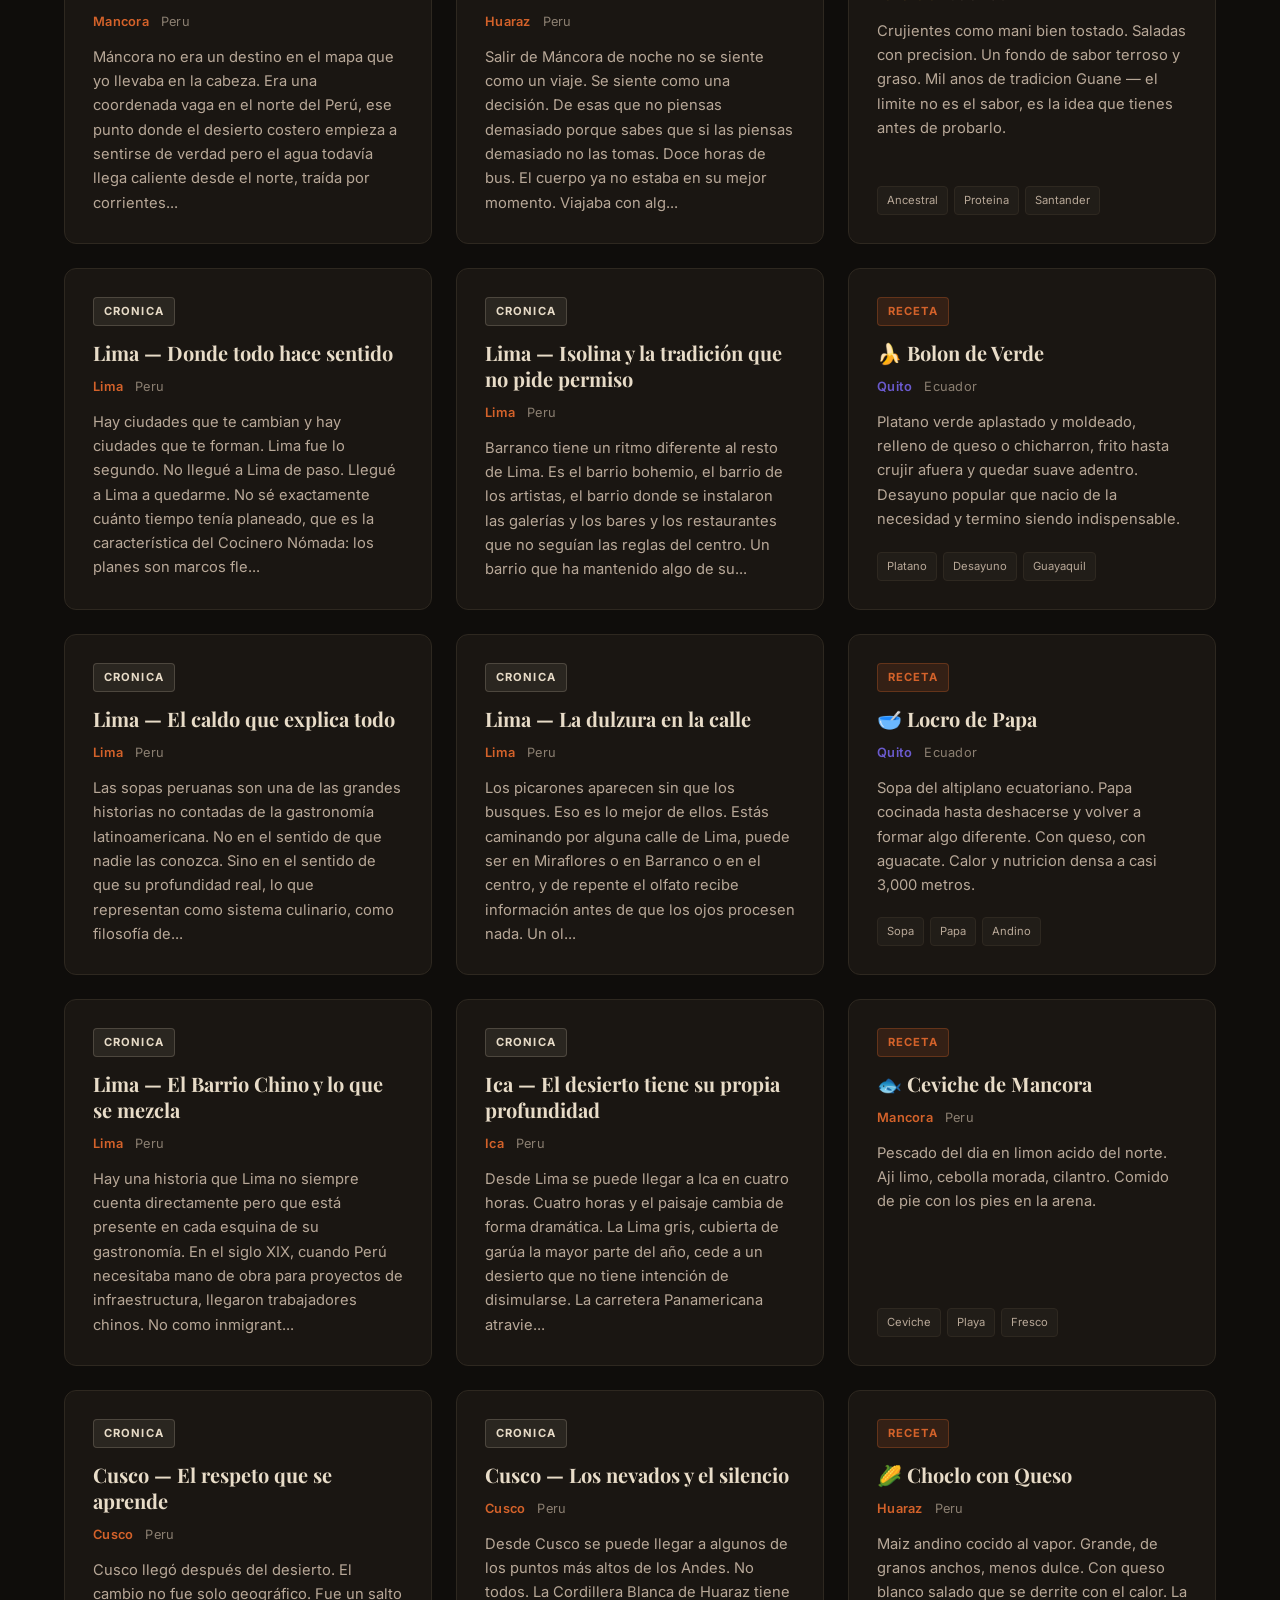
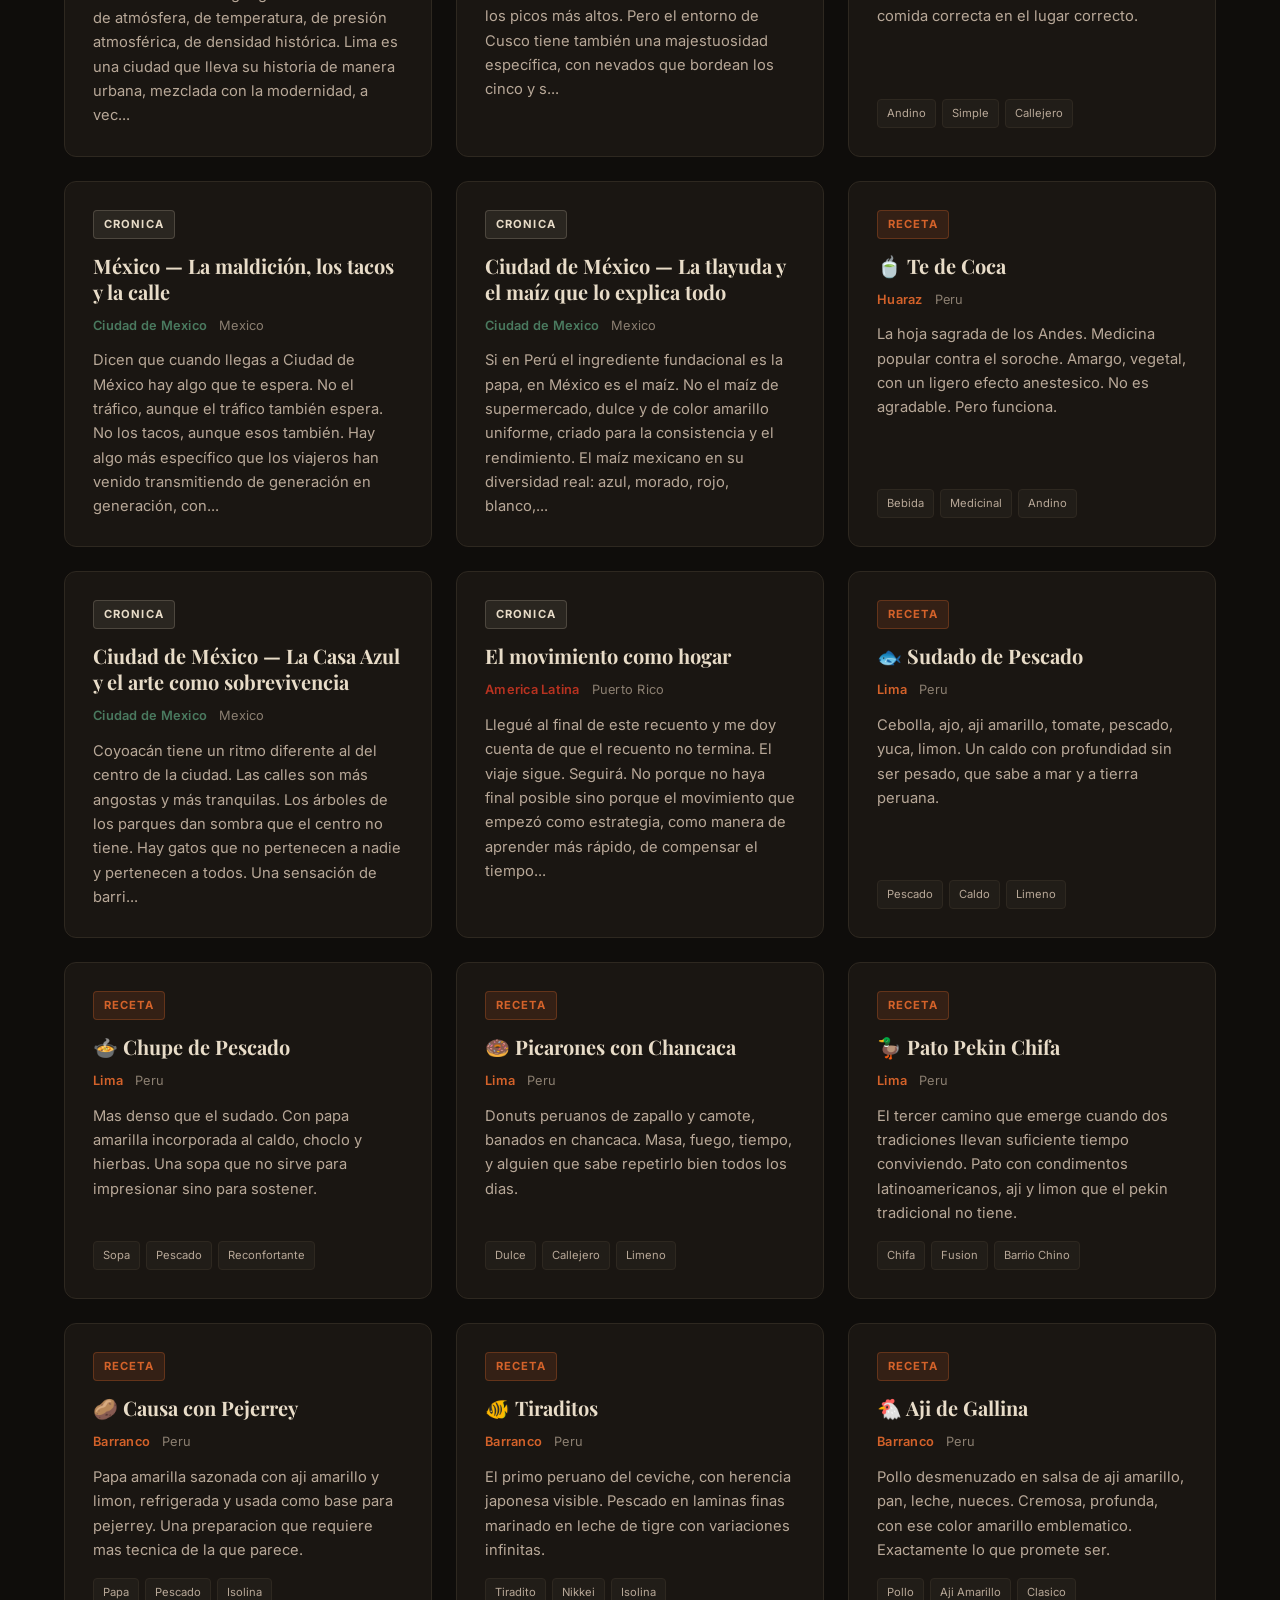
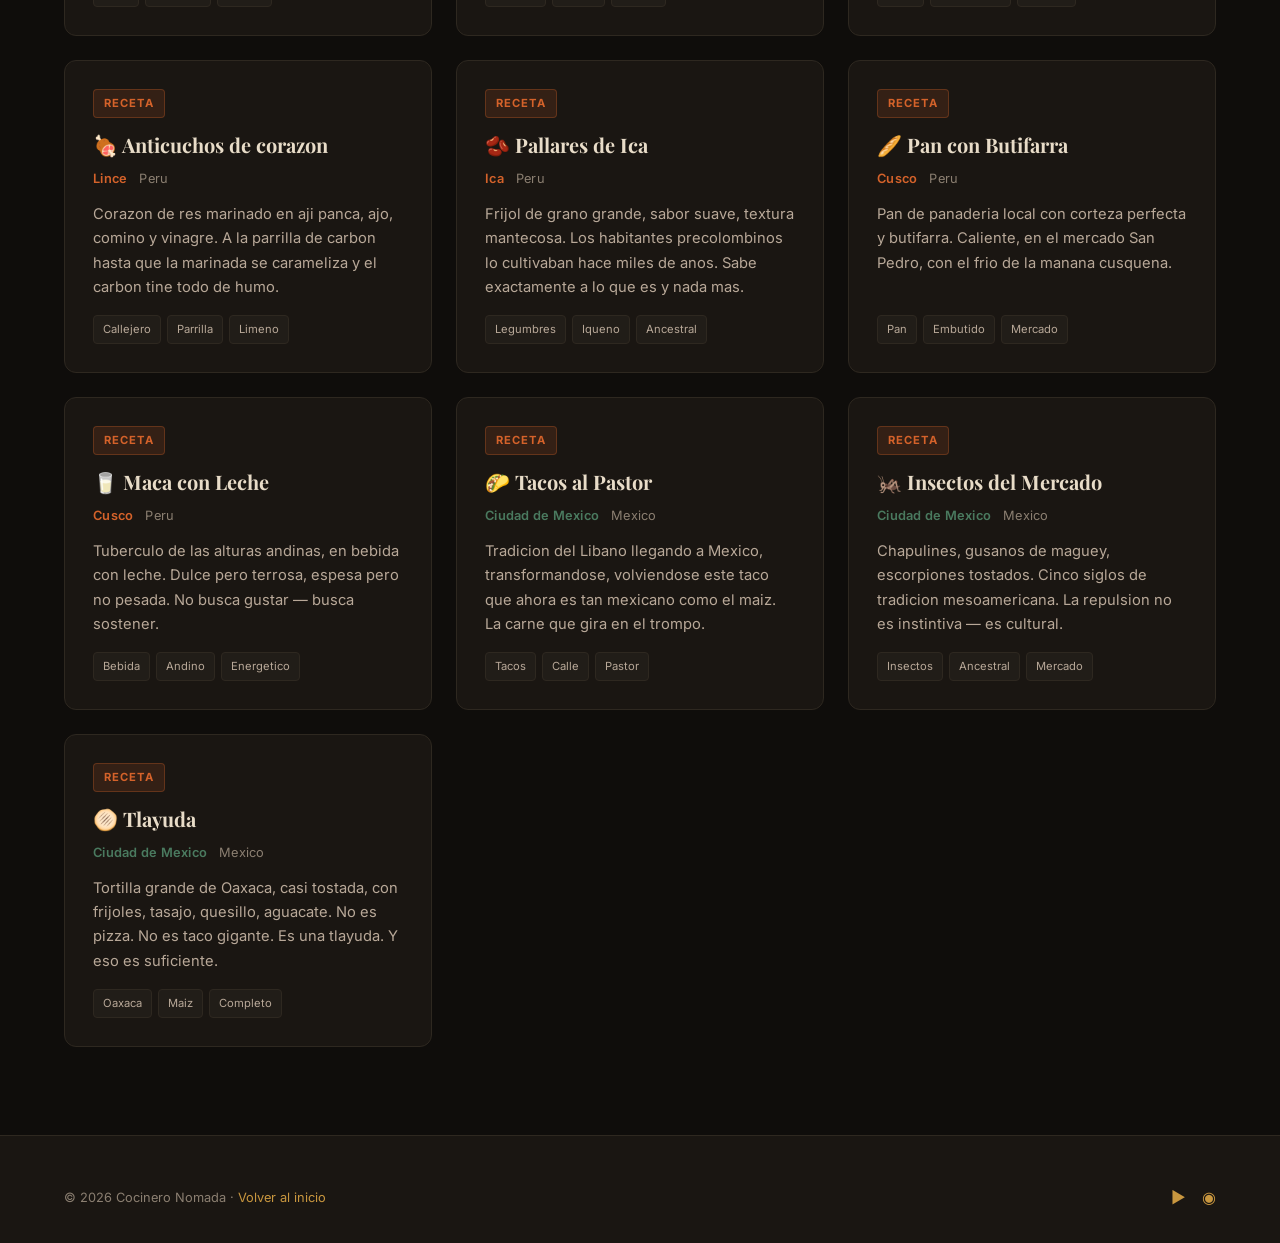
<file: landing/blog/index.html>
<!DOCTYPE html>
<html lang="es">
<head>
  <meta charset="UTF-8">
  <meta name="viewport" content="width=device-width, initial-scale=1.0">
  <title>Blog — Cocinero Nomada</title>
  <meta name="description" content="Cronicas de viaje y recetas de America Latina. El blog del Cocinero Nomada.">
  <link rel="stylesheet" href="../css/styles.css">
  <link rel="icon" href="../../assets/COCINERO_NOMADA/COCINERO-NOMADA-ISOLOGO-WHITE.png" type="image/png">
</head>
<body>

  <!-- NAV -->
  <nav class="nav">
    <div class="container">
      <a href="../index.html" class="nav-logo">
        <img src="../../assets/COCINERO_NOMADA/COCINERO-NOMADA-ISOLOGO-WHITE.png" alt="Cocinero Nomada">
        <span>Cocinero Nomada</span>
      </a>
      <button class="nav-toggle" aria-label="Menu" aria-expanded="false" aria-controls="nav-links">&#9776;</button>
      <div class="nav-links" id="nav-links">
        <a href="../index.html#libro">El Libro</a>
        <a href="../index.html#blog">Blog</a>
        <a href="../index.html#tienda">Tienda</a>
        <a href="https://youtube.com/@cocineronomadapr" target="_blank" rel="noopener">YouTube</a>
        <a href="../index.html#newsletter" class="nav-cta">Suscribete</a>
      </div>
    </div>
  </nav>

  <div style="padding-top:80px">
    <section class="section">
      <div class="container">
        <div class="section-header">
          <h2>Blog — Cronicas y Recetas</h2>
          <p>Todas las historias y recetas del viaje por America Latina. Filtra por tipo o por pais.</p>
        </div>

        <div class="blog-filters" role="tablist" aria-label="Filtros de contenido">
          <button class="filter-btn active" data-filter="all">Todos</button>
          <button class="filter-btn" data-filter="chapter">Cronicas</button>
          <button class="filter-btn" data-filter="recipe">Recetas</button>
          <button class="filter-btn" data-filter="Puerto Rico">Puerto Rico</button>
          <button class="filter-btn" data-filter="Estados Unidos">New York</button>
          <button class="filter-btn" data-filter="Colombia">Colombia</button>
          <button class="filter-btn" data-filter="Ecuador">Ecuador</button>
          <button class="filter-btn" data-filter="Peru">Peru</button>
          <button class="filter-btn" data-filter="Mexico">Mexico</button>
        </div>

        <div class="blog-grid" id="blogGrid"></div>
      </div>
    </section>
  </div>

  <!-- MODAL -->
  <div class="modal-overlay" id="modal">
    <div class="modal">
      <button class="modal-close" id="modalClose">&times;</button>
      <div id="modalContent"></div>
    </div>
  </div>

  <footer class="footer">
    <div class="container">
      <div class="footer-bottom" style="border:none;padding:0">
        <span>&copy; 2026 Cocinero Nomada &middot; <a href="../index.html">Volver al inicio</a></span>
        <div class="footer-social">
          <a href="https://youtube.com/@cocineronomadapr" target="_blank" rel="noopener" aria-label="YouTube">&#9654;</a>
          <a href="https://instagram.com/cocineronomada" target="_blank" rel="noopener" aria-label="Instagram">&#9673;</a>
        </div>
      </div>
    </div>
  </footer>

  <script>
    // Blog page loads ALL posts (not limited to 6)
    const COUNTRY_COLORS = {
      "Puerto Rico": "#b83220",
      "Estados Unidos": "#5a7d9a",
      "Colombia": "#c9973f",
      "Peru": "#d4622a",
      "Ecuador": "#6a5acd",
      "Mexico": "#4a7a5f"
    };

    let chapters = [];
    let recipes = [];
    let allPosts = [];

    async function loadContent() {
      try {
        const [chapRes, recRes] = await Promise.all([
          fetch('../content/chapters.json'),
          fetch('../content/recipes.json')
        ]);
        chapters = await chapRes.json();
        recipes = await recRes.json();
        allPosts = buildMixedPosts();
        renderBlogGrid(allPosts);
      } catch (e) {
        console.error('Error loading content:', e);
        document.getElementById('blogGrid').innerHTML =
          '<p style="color:var(--muted);text-align:center;grid-column:1/-1">Contenido cargando...</p>';
      }
    }

    function buildMixedPosts() {
      const chapterPosts = chapters.map(c => ({
        type: 'chapter', title: c.title, city: c.city, country: c.country,
        excerpt: c.excerpt, content: c.content, number: c.number, id: c.id
      }));
      const recipePosts = recipes.map(r => ({
        type: 'recipe', title: r.emoji + ' ' + r.name, city: r.city, country: r.country,
        excerpt: r.desc, tags: r.tags, recipe: r
      }));
      const mixed = [];
      let ci = 0, ri = 0;
      while (ci < chapterPosts.length || ri < recipePosts.length) {
        if (ci < chapterPosts.length) mixed.push(chapterPosts[ci++]);
        if (ci < chapterPosts.length) mixed.push(chapterPosts[ci++]);
        if (ri < recipePosts.length) mixed.push(recipePosts[ri++]);
      }
      return mixed;
    }

    function renderBlogGrid(posts) {
      const grid = document.getElementById('blogGrid');
      grid.innerHTML = posts.map((post, i) => {
        const color = COUNTRY_COLORS[post.country] || '#c9973f';
        const typeLabel = post.type === 'chapter' ? 'Cronica' : 'Receta';
        let tagsHTML = '';
        if (post.tags) {
          tagsHTML = `<div class="blog-card-tags">${post.tags.map(t => `<span>${t}</span>`).join('')}</div>`;
        }
        return `
          <article class="blog-card" data-type="${post.type}" data-country="${post.country}" onclick="openPost(${i})">
            <span class="blog-card-type ${post.type}">${typeLabel}</span>
            <h3>${post.title}</h3>
            <div class="blog-card-meta">
              <span style="color:${color}">${post.city}</span>
              <span>${post.country}</span>
            </div>
            <p>${post.excerpt}</p>
            ${tagsHTML}
          </article>`;
      }).join('');
    }

    // Filters
    document.addEventListener('click', e => {
      if (!e.target.classList.contains('filter-btn')) return;
      document.querySelectorAll('.filter-btn').forEach(b => b.classList.remove('active'));
      e.target.classList.add('active');
      const filter = e.target.dataset.filter;
      let filtered;
      if (filter === 'all') filtered = allPosts;
      else if (filter === 'chapter' || filter === 'recipe') filtered = allPosts.filter(p => p.type === filter);
      else filtered = allPosts.filter(p => p.country === filter);
      renderBlogGrid(filtered);
    });

    // Modal
    function openPost(index) {
      const post = allPosts[index];
      const modal = document.getElementById('modal');
      const content = document.getElementById('modalContent');
      let html = '';
      if (post.type === 'chapter') {
        const paragraphs = post.content.split('\n\n').filter(p => p.trim()).map(p => `<p>${p.trim()}</p>`).join('');
        html = `<span class="blog-card-type chapter">Capitulo ${post.number}</span>
                <h2>${post.title}</h2>
                <div class="modal-meta">${post.city}, ${post.country}</div>
                <div class="modal-body">${paragraphs}</div>`;
      } else {
        const r = post.recipe;
        html = `<span class="blog-card-type recipe">Receta</span>
                <h2>${r.emoji} ${r.name}</h2>
                <div class="modal-meta">${r.city}, ${r.country} &middot; Capitulo ${r.bookChapter}</div>
                <div class="modal-body">
                  <p>${r.desc}</p>
                  <div class="recipe-details">
                    <div class="recipe-meta-grid">
                      <div class="recipe-meta-item"><div class="label">Porciones</div><div class="value">${r.servings}</div></div>
                      <div class="recipe-meta-item"><div class="label">Tiempo</div><div class="value">${r.time}</div></div>
                      <div class="recipe-meta-item"><div class="label">Dificultad</div><div class="value">${r.difficulty}</div></div>
                    </div>
                    <h3>Ingredientes</h3>
                    <ul>${r.ingredients.map(i => `<li>${i}</li>`).join('')}</ul>
                    <h3>Preparacion</h3>
                    <ol>${r.steps.map(s => `<li>${s}</li>`).join('')}</ol>
                  </div>
                </div>`;
      }
      content.innerHTML = html;
      modal.classList.add('active');
      document.body.style.overflow = 'hidden';
    }

    document.getElementById('modalClose').addEventListener('click', closeModal);
    document.getElementById('modal').addEventListener('click', e => { if (e.target === e.currentTarget) closeModal(); });
    document.addEventListener('keydown', e => { if (e.key === 'Escape') closeModal(); });
    function closeModal() {
      document.getElementById('modal').classList.remove('active');
      document.body.style.overflow = '';
    }

    // Mobile nav
    const navToggle = document.querySelector('.nav-toggle');
    const navLinks = document.querySelector('.nav-links');
    navToggle.addEventListener('click', () => {
      const isOpen = navLinks.classList.toggle('open');
      navToggle.setAttribute('aria-expanded', String(isOpen));
    });
    navLinks.querySelectorAll('a').forEach(a => {
      a.addEventListener('click', () => {
        navLinks.classList.remove('open');
        navToggle.setAttribute('aria-expanded', 'false');
      });
    });

    // Nav scroll state
    const navEl = document.querySelector('.nav');
    const setNavScrolled = () => navEl.classList.toggle('scrolled', window.scrollY > 12);
    setNavScrolled();
    window.addEventListener('scroll', setNavScrolled, { passive: true });

    loadContent();
  </script>
  <script src="../../shared/track.js" defer></script>
</body>
</html>
</file>
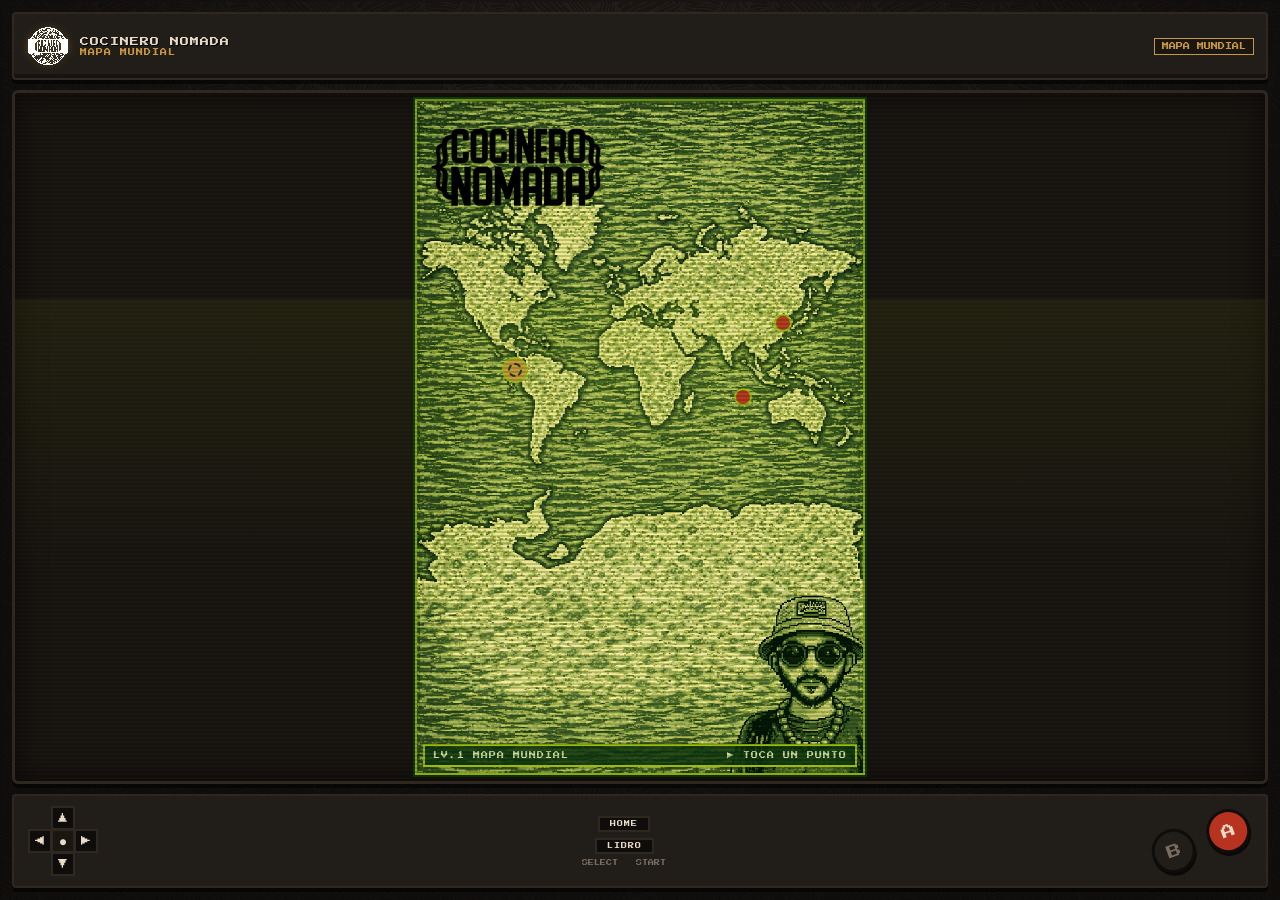
<file: map.html>
<!DOCTYPE html>
<html lang="es">
<head>
<meta charset="UTF-8">
<meta name="viewport" content="width=device-width, initial-scale=1.0, maximum-scale=1.0, user-scalable=no">
<title>Cocinero Nomada — Mapa</title>
<link rel="preconnect" href="https://fonts.googleapis.com">
<link href="https://fonts.googleapis.com/css2?family=Press+Start+2P&display=swap" rel="stylesheet">
<style>
  * { margin: 0; padding: 0; box-sizing: border-box; }

  :root {
    /* Verde (solo dentro de la pantalla del mapa) */
    --gb-darkest: #0f380f;
    --gb-dark:    #306230;
    --gb-light:   #8bac0f;
    --gb-lightest:#9bbc0f;
    --gb-cream:   #cadc9f;
    --ink:        #0f380f;
    /* Paleta uniforme del libro (chrome, topbar, controles) */
    --black:  #0f0d0b;
    --page:   #1a1612;
    --header: #211d18;
    --border: #2e2820;
    --muted:  #7a6e62;
    --cream:  #e8dcc8;
    --red:    #b83220;
    --orange: #d4622a;
    --gold:   #c9973f;
  }

  @keyframes pinPulse {
    0%, 100% { transform: translate(-50%, -50%) scale(1);   box-shadow: 0 0 0 0    rgba(184,50,32,0.65); }
    70%      { transform: translate(-50%, -50%) scale(1.1); box-shadow: 0 0 0 12px rgba(184,50,32,0);   }
  }
  @keyframes scanline { 0% { top:-100%; } 100% { top: 100%; } }
  @keyframes flash    { 0%,100% { opacity:1; } 50% { opacity:.4; } }

  html, body {
    height: 100%;
    background: var(--black);
    color: var(--cream);
    font-family: 'Press Start 2P', monospace;
    -webkit-font-smoothing: none;
    image-rendering: pixelated;
    overflow: hidden;
  }

  /* ============ CHROME SHELL (paleta negra del libro + print hojas) ============ */
  .gb-shell {
    position: fixed; inset: 0;
    display: flex; flex-direction: column;
    background-color: var(--black);
    background-image: url('assets/COCINERO_NOMADA/COCINERO-NOMADA-PALMS-PATTERN-BLACK.png');
    background-size: 260px;
    background-repeat: repeat;
    padding: 12px;
    gap: 10px;
  }
  .gb-shell::before {
    /* Veil oscuro para mantener el print de hojas visible pero tenue */
    content: "";
    position: absolute; inset: 0;
    background:
      radial-gradient(ellipse at top, rgba(33,29,24,0.55) 0%, rgba(15,13,11,0.88) 75%);
    pointer-events: none;
    z-index: 0;
  }
  .gb-shell > * { position: relative; z-index: 1; }

  /* Top bar: brand + breadcrumb + back */
  .gb-topbar {
    display: flex; align-items: center; justify-content: space-between;
    gap: 10px;
    padding: 10px 12px;
    background: var(--header);
    border: 2px solid var(--border);
    box-shadow:
      inset 0 -4px 0 rgba(0,0,0,0.35),
      0 4px 0 rgba(0,0,0,0.6);
    border-radius: 4px;
  }

  .gb-brand {
    display: flex; align-items: center; gap: 10px;
    min-width: 0;
  }
  .gb-brand img {
    width: 44px; height: 44px;
    image-rendering: pixelated;
    filter: drop-shadow(0 0 4px rgba(201,151,63,0.35));
  }
  .gb-brand-text {
    display: flex; flex-direction: column; gap: 3px;
    min-width: 0;
  }
  .gb-brand-title {
    font-size: 9px; letter-spacing: 1px;
    color: var(--cream);
    text-shadow: 1px 1px 0 #000;
    white-space: nowrap; overflow: hidden; text-overflow: ellipsis;
  }
  .gb-brand-sub {
    font-size: 7px; color: var(--gold);
    letter-spacing: 1px;
  }

  .gb-crumbs {
    display: flex; align-items: center; gap: 6px;
    font-size: 7px; color: var(--cream);
    flex-wrap: wrap; justify-content: flex-end;
  }
  .gb-crumb {
    padding: 4px 7px;
    background: var(--black);
    border: 1px solid var(--border);
    cursor: pointer;
    color: var(--muted);
  }
  .gb-crumb.active { color: var(--gold); background: var(--page); border-color: var(--gold); }
  .gb-crumb.sep { background: none; border: none; padding: 0 2px; cursor: default; color: var(--border); }
  .gb-crumb:hover:not(.sep) { color: var(--gold); }

  /* ============ MAP VIEWPORT (solo el mapa mantiene verde) ============ */
  .gb-screen-wrap {
    flex: 1;
    position: relative;
    display: flex; align-items: center; justify-content: center;
    padding: 6px;
    background: var(--page);
    border: 3px solid var(--border);
    border-radius: 6px;
    box-shadow:
      inset 0 0 30px rgba(0,0,0,0.6),
      0 4px 0 rgba(0,0,0,0.5);
    overflow: hidden;
  }
  .gb-screen-wrap::before {
    /* scanlines */
    content: "";
    position: absolute; inset: 0;
    background: repeating-linear-gradient(
      0deg,
      rgba(0,0,0,0.18) 0 2px,
      rgba(0,0,0,0)    2px 4px
    );
    pointer-events: none;
    z-index: 5;
  }
  .gb-screen-wrap::after {
    content: "";
    position: absolute; left:0; right:0; height: 40%;
    background: linear-gradient(180deg, rgba(155,188,15,0.08), transparent);
    animation: scanline 6s linear infinite;
    pointer-events: none; z-index: 6;
  }

  .gb-screen {
    position: relative;
    max-width: 100%; max-height: 100%;
    aspect-ratio: 2 / 3;
    width: auto; height: 100%;
    background: #0f380f;
    border: 2px solid var(--gb-light);
    box-shadow: 0 0 0 2px var(--gb-darkest);
    overflow: hidden;
  }
  .gb-screen img.layer {
    display: block;
    width: 100%; height: 100%;
    object-fit: cover;
    image-rendering: pixelated;
    user-select: none;
    -webkit-user-drag: none;
  }

  /* Logo badge overlay (integrates Cocinero Nomada into the gameboy screen) */
  .gb-logo-badge {
    position: absolute; top: 8px; left: 8px;
    width: 82px; height: 82px;
    background: var(--gb-darkest);
    border: 3px solid var(--gb-lightest);
    border-radius: 50%;
    display: flex; align-items: center; justify-content: center;
    z-index: 4;
    box-shadow:
      0 0 0 2px var(--gb-darkest),
      0 3px 0 #000,
      0 0 12px rgba(155,188,15,0.35);
  }
  .gb-logo-badge img {
    width: 66px; height: 66px;
    filter: brightness(0) invert(1) sepia(1) saturate(8) hue-rotate(35deg) brightness(1.3);
    image-rendering: pixelated;
  }

  /* Logotipo de texto (negro) en esquina superior izquierda del mapa principal */
  .gb-logo-text {
    position: absolute; top: 10px; left: 10px;
    width: 42%;
    max-width: 200px;
    z-index: 4;
    display: none;
    image-rendering: auto;
    filter: drop-shadow(0 1px 0 rgba(155,188,15,0.35));
    pointer-events: none;
    user-select: none;
    -webkit-user-drag: none;
  }

  /* HUD (status bar within screen) */
  .gb-hud {
    position: absolute; bottom: 6px; left: 6px; right: 6px;
    padding: 6px 8px;
    background: rgba(15,56,15,0.85);
    border: 2px solid var(--gb-lightest);
    color: var(--gb-lightest);
    font-size: 7px;
    letter-spacing: 1px;
    display: flex; justify-content: space-between; align-items: center;
    gap: 8px;
    z-index: 4;
  }
  .gb-hud .lv { color: var(--gb-cream); }
  .gb-hud .hint { color: var(--gb-cream); animation: flash 1.8s infinite; }

  /* ============ LABEL PATCHES (cover black label banners on source maps) ============ */
  .patch {
    position: absolute;
    z-index: 2;
    pointer-events: none;
    /* terrain-green crosshatch that blends with the GameBoy map textures */
    background-color: #4a6b1a;
    background-image:
      repeating-linear-gradient( 45deg, rgba(15,56,15,0.55) 0 1px, transparent 1px 3px),
      repeating-linear-gradient(-45deg, rgba(155,188,15,0.30) 0 1px, transparent 1px 3px),
      repeating-linear-gradient(  0deg, rgba(15,56,15,0.35) 0 1px, transparent 1px 4px);
    box-shadow: inset 0 0 8px rgba(15,56,15,0.6);
  }
  .patch.ocean {
    background-color: #2d4a14;
  }

  /* ============ PINS ============ */
  .pin {
    position: absolute;
    width: 18px; height: 18px;
    border-radius: 50%;
    background: var(--red);
    border: 2px solid var(--gb-lightest);
    cursor: pointer;
    transform: translate(-50%, -50%);
    animation: pinPulse 1.8s infinite;
    z-index: 3;
  }
  .pin.zone {
    width: 26px; height: 26px;
    background: var(--gold);
  }
  .pin:hover,
  .pin:focus {
    outline: none;
    background: var(--gb-lightest);
    animation: none;
    transform: translate(-50%, -50%) scale(1.25);
  }
  .pin[data-kind="zone"]::after {
    content: "";
    position: absolute; inset: 4px;
    border: 2px dashed var(--gb-darkest);
    border-radius: 50%;
  }

  /* Pin bloqueado (ruta en orden desde el mapa) */
  .pin.locked {
    background: var(--border) !important;
    border-color: var(--muted) !important;
    animation: none !important;
    opacity: 0.85;
  }
  .pin.locked::before {
    content: "\1F512"; /* candado */
    position: absolute;
    inset: 0;
    display: flex;
    align-items: center;
    justify-content: center;
    font-size: 10px;
    color: var(--cream);
    pointer-events: none;
  }
  .pin.zone.locked::before { font-size: 13px; }

  .pin-tip {
    position: absolute;
    left: 50%;
    bottom: calc(100% + 6px);
    transform: translateX(-50%);
    background: var(--gb-darkest);
    color: var(--gb-lightest);
    border: 2px solid var(--gb-lightest);
    padding: 5px 7px;
    font-size: 7px;
    letter-spacing: 1px;
    white-space: nowrap;
    opacity: 0;
    pointer-events: none;
    transition: opacity 80ms;
    z-index: 10;
    box-shadow: 0 2px 0 #000;
  }
  .pin-tip .tip-name { color: var(--gb-lightest); }
  .pin-tip .tip-sub  { color: var(--gb-cream); font-size: 6px; display:block; margin-top:3px; }

  .pin:hover .pin-tip,
  .pin:focus .pin-tip,
  .pin.show-tip .pin-tip { opacity: 1; }

  /* ============ CONTROLS (paleta negra uniforme) ============ */
  .gb-controls {
    display: flex; justify-content: space-between; align-items: center;
    padding: 10px 14px;
    background: var(--header);
    border: 2px solid var(--border);
    box-shadow: 0 4px 0 rgba(0,0,0,0.6);
    border-radius: 4px;
  }
  .dpad { position: relative; width: 70px; height: 70px; }
  .dpad button {
    position: absolute;
    background: var(--black);
    border: 2px solid var(--border);
    color: var(--cream);
    font-family: inherit; font-size: 10px;
    cursor: pointer;
    width: 24px; height: 24px;
    padding: 0;
  }
  .dpad .up    { top:0; left:23px; }
  .dpad .down  { bottom:0; left:23px; }
  .dpad .left  { top:23px; left:0; }
  .dpad .right { top:23px; right:0; }
  .dpad .ctr   { top:23px; left:23px; background: var(--page); border-color: var(--border); }

  .ab-cluster {
    display: flex; gap: 14px; align-items: center;
    transform: rotate(-20deg);
  }
  .ab-btn {
    width: 44px; height: 44px;
    border-radius: 50%;
    background: var(--red);
    border: 3px solid var(--black);
    color: var(--cream);
    font-family: inherit; font-size: 14px;
    cursor: pointer;
    box-shadow: 0 3px 0 rgba(0,0,0,0.7);
  }
  .ab-btn:active { transform: translateY(2px); box-shadow: 0 1px 0 rgba(0,0,0,0.7); }
  .ab-btn.back { background: var(--header); color: var(--muted); }

  .startsel {
    display: flex; flex-direction: column; gap: 6px; align-items: center;
    font-size: 6px; color: var(--muted);
  }
  .startsel button {
    background: var(--black); border: 2px solid var(--border);
    color: var(--cream); padding: 3px 10px;
    font-family: inherit; font-size: 6px; letter-spacing: 1px;
    cursor: pointer;
  }
  .startsel button:hover { border-color: var(--gold); color: var(--gold); }

  /* ============ DIALOG (zone entered / city card) ============ */
  .gb-dialog {
    position: fixed; inset: 0;
    display: none;
    align-items: center; justify-content: center;
    background: rgba(15, 13, 11, 0.82);
    z-index: 50;
    padding: 20px;
  }
  .gb-dialog.open { display: flex; }
  .gb-dialog-box {
    background: var(--page);
    color: var(--cream);
    border: 2px solid var(--border);
    box-shadow: 0 6px 0 rgba(0,0,0,0.6);
    max-width: 360px;
    width: 100%;
    padding: 18px;
    font-size: 8px;
    line-height: 1.6;
  }
  .gb-dialog-title {
    font-size: 10px;
    color: var(--gold);
    margin-bottom: 8px;
    letter-spacing: 1px;
  }
  .gb-dialog-sub { font-size: 7px; color: var(--muted); margin-bottom: 12px; }
  .gb-dialog-actions { display: flex; gap: 8px; margin-top: 14px; flex-wrap: wrap; }
  .gb-dialog-actions button,
  .gb-dialog-actions a {
    background: var(--black); color: var(--gold);
    border: 1px solid var(--gold);
    padding: 8px 10px;
    font-family: inherit; font-size: 7px; letter-spacing: 1px;
    cursor: pointer; text-decoration: none;
    display: inline-block;
  }
  .gb-dialog-actions .secondary {
    background: var(--page); color: var(--muted); border-color: var(--border);
  }

  /* Zone enter flash overlay */
  .zone-flash {
    position: fixed; inset: 0; background: #9bbc0f; opacity: 0;
    pointer-events: none; z-index: 99;
    transition: opacity 180ms;
  }
  .zone-flash.on { opacity: 1; }

  /* Responsive tweaks */
  @media (max-width: 520px) {
    .gb-brand img { width: 36px; height: 36px; }
    .gb-brand-title { font-size: 8px; }
    .gb-logo-badge { width: 66px; height: 66px; border-width: 2px; }
    .gb-logo-badge img { width: 52px; height: 52px; }
    .dpad { transform: scale(0.85); }
  }
  @media (max-height: 640px) {
    .gb-controls { display: none; }
  }
</style>
</head>
<body>

<div class="gb-shell">

  <!-- TOP BAR -->
  <div class="gb-topbar">
    <div class="gb-brand">
      <img src="assets/COCINERO_NOMADA/COCINERO-NOMADA-ISOLOGO-WHITE.png" alt="Cocinero Nomada">
      <div class="gb-brand-text">
        <div class="gb-brand-title">COCINERO NOMADA</div>
        <div class="gb-brand-sub" id="brand-sub">MAPA MUNDIAL</div>
      </div>
    </div>
    <nav class="gb-crumbs" id="crumbs"></nav>
  </div>

  <!-- MAP SCREEN -->
  <div class="gb-screen-wrap">
    <div class="gb-screen" id="screen">
      <img class="layer" id="layer-img" src="assets/mapas/mundo-clean.png" alt="Mapa">

      <div id="patches"></div>

      <div class="gb-logo-badge" id="logo-badge" aria-hidden="true">
        <img src="assets/COCINERO_NOMADA/COCINERO-NOMADA-ISOLOGO-WHITE.png" alt="">
      </div>

      <img class="gb-logo-text" id="logo-text"
           src="assets/COCINERO_NOMADA/COCINERO-NOMADA-LOGOTIPO-BLACK.png"
           alt="Cocinero Nomada" aria-hidden="true">


      <div id="pins"></div>

      <div class="gb-hud">
        <span class="lv" id="hud-layer">LV.1 MUNDIAL</span>
        <span class="hint" id="hud-hint">&#9654; TOCA UN PUNTO</span>
      </div>
    </div>
  </div>

  <!-- CONTROLS -->
  <div class="gb-controls">
    <div class="dpad" aria-hidden="true">
      <button class="up">&#9650;</button>
      <button class="left">&#9664;</button>
      <button class="ctr">&#9679;</button>
      <button class="right">&#9654;</button>
      <button class="down">&#9660;</button>
    </div>
    <div class="startsel">
      <button id="btn-home">HOME</button>
      <button id="btn-libro">LIBRO</button>
      SELECT &nbsp; START
    </div>
    <div class="ab-cluster">
      <button class="ab-btn back" id="btn-back" title="Volver">B</button>
      <button class="ab-btn" id="btn-a" title="Accion">A</button>
    </div>
  </div>
</div>

<!-- DIALOG -->
<div class="gb-dialog" id="dialog">
  <div class="gb-dialog-box">
    <div class="gb-dialog-title" id="dlg-title">Titulo</div>
    <div class="gb-dialog-sub"   id="dlg-sub">Subtitulo</div>
    <div id="dlg-body"></div>
    <div class="gb-dialog-actions" id="dlg-actions"></div>
  </div>
</div>

<div class="zone-flash" id="zone-flash"></div>

<script>
/* ===========================================================
   DATA: Layers + Pins
   Coordinates are percentages relative to each map image.
   =========================================================== */
const LAYERS = {
  mundial: {
    label: "MAPA MUNDIAL",
    level: 1,
    img: "assets/mapas/mundo-clean.png",
    parent: null,
    hideBadge: true,
    showTextLogo: true,
    patches: [],
    pins: [
      { x: 22, y: 40, name: "Americas",  zone: "AMERICAS \u2022 La ruta",  kind: "zone", target: "americas" },
      { x: 82, y: 33, name: "Japon",     zone: "ASIA \u2022 Japon",        kind: "comingsoon" },
      { x: 73, y: 44, name: "Tailandia", zone: "ASIA \u2022 Sudeste",      kind: "comingsoon" }
    ]
  },
  americas: {
    label: "AMERICAS",
    level: 2,
    img: "assets/mapas/americas-clean.png",
    parent: "mundial",
    /* Imagen limpia — el logo viene integrado en la esquina superior izquierda */
    hideBadge: true,
    patches: [],
    pins: [
      { x: 38, y: 12,  name: "New York",      zone: "USA \u2022 Cap. 4",         kind: "city", chapter: 5,  target: "libro" },
      { x: 15, y: 18,  name: "Mexico",        zone: "MEXICO \u2022 3 capitulos", kind: "zone", target: "mexico" },
      { x: 80, y: 27,  name: "San Juan",      zone: "Caribe \u2022 Puerto Rico", kind: "zone", target: "caribe" },
      { x: 42, y: 33,  name: "Costa Caribe",  zone: "Colombia \u2022 Norte",     kind: "zone", target: "colombia" },
      { x: 45, y: 42,  name: "Bogota",        zone: "Colombia \u2022 Andes",     kind: "city", chapter: 11, target: "libro" },
      { x: 40, y: 50,  name: "Ipiales",       zone: "Ecuador \u2022 Quito",      kind: "city", chapter: 14, target: "libro" },
      { x: 40, y: 62,  name: "Peru",          zone: "PERU \u2022 7 ciudades",    kind: "zone", target: "peru" }
    ]
  },
  caribe: {
    label: "CARIBE",
    level: 3,
    img: "assets/mapas/americas-clean.png",
    parent: "americas",
    crop: "72% 16%",
    hideBadge: true,
    patches: [],
    pins: [
      { x: 80, y: 27, name: "San Juan", zone: "Puerto Rico \u2022 Cap. 1", kind: "city", chapter: 2, target: "libro" },
      { x: 84, y: 29, name: "Vieques",  zone: "Puerto Rico \u2022 Cap. 2", kind: "city", chapter: 3, target: "libro" }
    ]
  },
  colombia: {
    label: "COLOMBIA",
    level: 3,
    img: "assets/mapas/colombia-clean.png",
    parent: "americas",
    hideBadge: true,
    patches: [],
    pins: [
      { x: 52, y: 14, name: "Palomino",       zone: "Guajira \u2022 Cap. 9",        kind: "city", chapter: 10, target: "libro" },
      { x: 45, y: 20, name: "Santa Marta",    zone: "Magdalena \u2022 Cap. 7",      kind: "city", chapter: 8,  target: "libro" },
      { x: 48, y: 25, name: "Minca",          zone: "Sierra Nevada \u2022 Cap. 8",  kind: "city", chapter: 9,  target: "libro" },
      { x: 30, y: 22, name: "Cartagena",      zone: "Bolivar \u2022 Cap. 5",        kind: "city", chapter: 6,  target: "libro" },
      { x: 32, y: 38, name: "Rincon del Mar", zone: "Sucre \u2022 Cap. 6",          kind: "city", chapter: 7,  target: "libro" },
      { x: 50, y: 55, name: "Bogota",         zone: "Cundinamarca \u2022 Cap. 10",  kind: "city", chapter: 11, target: "libro" },
      { x: 58, y: 48, name: "Barichara",      zone: "Santander \u2022 Cap. 12",     kind: "city", chapter: 13, target: "libro" },
      { x: 50, y: 19, name: "Parque Tayrona", zone: "Magdalena \u2022 Proximamente", kind: "comingsoon" },
      { x: 60, y: 47, name: "San Gil",        zone: "Santander \u2022 Proximamente", kind: "comingsoon" },
      { x: 59, y: 46, name: "Palo Quemado",   zone: "Santander \u2022 Proximamente", kind: "comingsoon" }
    ]
  },
  peru: {
    label: "PERU",
    level: 3,
    img: "assets/mapas/americas-clean.png",
    parent: "americas",
    hideBadge: true,
    patches: [],
    pins: [
      { x: 40, y: 55, name: "Mancora",  zone: "Piura \u2022 Cap. 15",          kind: "city", chapter: 16, target: "libro" },
      { x: 45, y: 60, name: "Huaraz",   zone: "Ancash \u2022 Cap. 16",         kind: "city", chapter: 17, target: "libro" },
      { x: 38, y: 65, name: "Lima",     zone: "Lima \u2022 Cap. 17",           kind: "city", chapter: 18, target: "libro" },
      { x: 37, y: 67, name: "Barranco", zone: "Lima \u2022 Cap. 18",           kind: "city", chapter: 19, target: "libro" },
      { x: 40, y: 67, name: "Lince",    zone: "Lima \u2022 Cap. 22",           kind: "city", chapter: 23, target: "libro" },
      { x: 43, y: 70, name: "Ica",      zone: "Ica \u2022 Cap. 23",            kind: "city", chapter: 24, target: "libro" },
      { x: 49, y: 68, name: "Cusco",    zone: "Cusco \u2022 Cap. 24",          kind: "city", chapter: 25, target: "libro" }
    ]
  },
  mexico: {
    label: "MEXICO",
    level: 3,
    img: "assets/mapas/americas-clean.png",
    parent: "americas",
    hideBadge: true,
    patches: [],
    pins: [
      { x: 15, y: 18, name: "Ciudad de Mexico", zone: "CDMX \u2022 Cap. 26", kind: "city", chapter: 27, target: "libro" },
      { x: 17, y: 20, name: "Coyoacan",         zone: "CDMX \u2022 Cap. 27", kind: "city", chapter: 28, target: "libro" },
      { x: 13, y: 20, name: "Casa Azul",        zone: "CDMX \u2022 Cap. 28", kind: "city", chapter: 29, target: "libro" }
    ]
  },
  japon: {
    label: "JAPON",
    level: 2,
    img: "assets/mapas/mundo-clean.png",
    parent: "mundial",
    hideBadge: true,
    showTextLogo: true,
    patches: [],
    pins: [
      { x: 82, y: 33, name: "Narita", zone: "Honshu \u2022 Capital", kind: "city", chapter: 30, target: "libro" }
    ]
  },
  tailandia: {
    label: "TAILANDIA",
    level: 2,
    img: "assets/mapas/mundo-clean.png",
    parent: "mundial",
    hideBadge: true,
    showTextLogo: true,
    patches: [],
    pins: [
      { x: 73, y: 44, name: "Bangkok", zone: "Centro \u2022 Capital", kind: "city", chapter: 40, target: "libro" }
    ]
  }
};

/* ===========================================================
   STATE + RENDER
   =========================================================== */
const state = { current: "mundial", history: [] };

const $screen   = document.getElementById("screen");
const $layerImg = document.getElementById("layer-img");
const $pins     = document.getElementById("pins");
const $patches  = document.getElementById("patches");
const $logoBadge = document.getElementById("logo-badge");
const $logoText  = document.getElementById("logo-text");
const $crumbs   = document.getElementById("crumbs");
const $brandSub = document.getElementById("brand-sub");
const $hudLayer = document.getElementById("hud-layer");
const $hudHint  = document.getElementById("hud-hint");
const $dialog   = document.getElementById("dialog");
const $flash    = document.getElementById("zone-flash");

function render() {
  const layer = LAYERS[state.current];
  $layerImg.src = layer.img;
  $layerImg.style.objectPosition = layer.crop || "center";
  $brandSub.textContent = layer.label;
  $hudLayer.textContent = "LV." + layer.level + " " + layer.label;
  $hudHint.textContent  = layer.pins.length
    ? "\u25B6 TOCA UN PUNTO"
    : "\u25B6 ZONA POR EXPLORAR";

  /* Badge overlay: ocultar cuando el mapa ya trae logo integrado */
  if ($logoBadge) $logoBadge.style.display = layer.hideBadge ? "none" : "flex";
  /* Logotipo de texto en negro (solo capas marcadas) */
  if ($logoText)  $logoText.style.display  = layer.showTextLogo ? "block" : "none";

  /* patches (cover original printed labels) */
  $patches.innerHTML = "";
  (layer.patches || []).forEach(p => {
    const el = document.createElement("div");
    el.className = "patch" + (p.ocean ? " ocean" : "");
    el.style.left   = p.x + "%";
    el.style.top    = p.y + "%";
    el.style.width  = p.w + "%";
    el.style.height = p.h + "%";
    $patches.appendChild(el);
  });

  /* pins */
  $pins.innerHTML = "";
  layer.pins.forEach((p, i) => {
    const el = document.createElement("button");
    const locked = isPinLocked(p);
    el.className = "pin" + (p.kind === "zone" ? " zone" : "") + (locked ? " locked" : "");
    el.dataset.kind = p.kind;
    el.dataset.locked = locked ? "1" : "0";
    el.style.left = p.x + "%";
    el.style.top  = p.y + "%";
    el.setAttribute("aria-label", p.name + " - " + p.zone + (locked ? " - bloqueado" : ""));
    el.innerHTML =
      '<span class="pin-tip">' +
        '<span class="tip-name">' + p.name.toUpperCase() + '</span>' +
        '<span class="tip-sub">' + (locked ? "BLOQUEADO" : p.zone) + '</span>' +
      '</span>';
    el.addEventListener("click", (ev) => { ev.stopPropagation(); onPinClick(p, el); });
    /* touch: toggle visible tooltip without firing nav */
    el.addEventListener("touchstart", (ev) => {
      if (!el.classList.contains("show-tip")) {
        ev.preventDefault();
        document.querySelectorAll(".pin.show-tip").forEach(n => n.classList.remove("show-tip"));
        el.classList.add("show-tip");
      }
    }, { passive: false });
    $pins.appendChild(el);
  });

  renderCrumbs();
}

function renderCrumbs() {
  const chain = [];
  let k = state.current;
  while (k) { chain.unshift(k); k = LAYERS[k].parent; }
  $crumbs.innerHTML = "";
  chain.forEach((key, idx) => {
    if (idx > 0) {
      const s = document.createElement("span");
      s.className = "gb-crumb sep"; s.textContent = ">";
      $crumbs.appendChild(s);
    }
    const c = document.createElement("span");
    c.className = "gb-crumb" + (key === state.current ? " active" : "");
    c.textContent = LAYERS[key].label;
    c.addEventListener("click", () => goto(key, false));
    $crumbs.appendChild(c);
  });
}

/* ================= RUTA EN ORDEN (solo mapa) =================
   El libro (libro/index.html) guarda `nomada_max_page` al leer.
   Desde el mapa, los pins se desbloquean en orden de ruta.
   El libro sigue libre (TOC permite saltar). */
const ROUTE_ORDER = [2, 3, 5, 6, 7, 8, 9, 10, 11, 13, 14, 16, 17, 18, 19, 23, 24, 25, 27, 28, 29];

function maxReached() {
  try { return parseInt(localStorage.getItem('nomada_max_page')) || 0; } catch(e) { return 0; }
}

function nextUnlockedChapter() {
  const max = maxReached();
  for (const ch of ROUTE_ORDER) if (ch > max) return ch;
  return ROUTE_ORDER[ROUTE_ORDER.length - 1];
}

function chapterNameFor(chapter) {
  for (const key in LAYERS) {
    for (const p of LAYERS[key].pins || []) {
      if (p.chapter === chapter && p.target === 'libro') return p.name;
    }
  }
  return 'capitulo anterior';
}

function isPinLocked(p) {
  if (p.kind === 'comingsoon') return false;
  if (p.target === 'libro' && p.chapter) {
    return p.chapter > nextUnlockedChapter();
  }
  if (p.kind === 'zone' && LAYERS[p.target]) {
    /* zona desbloqueada si al menos una ciudad adentro esta desbloqueada */
    const inner = LAYERS[p.target].pins || [];
    return !inner.some(ip => !isPinLocked(ip));
  }
  return false;
}

function openLockedDialog(pin) {
  const nextCh = nextUnlockedChapter();
  const needed = chapterNameFor(nextCh);
  document.getElementById("dlg-title").textContent = "\uD83D\uDD12 BLOQUEADO";
  document.getElementById("dlg-sub").textContent   = pin.name.toUpperCase();
  document.getElementById("dlg-body").innerHTML    =
    "<p>Este punto esta bloqueado.</p>" +
    "<p style='margin-top:8px;font-size:7px;color:var(--muted)'>" +
    "Termina primero <b>" + needed.toUpperCase() + "</b> para desbloquear el siguiente paso de la ruta." +
    "</p>";
  const acts = document.getElementById("dlg-actions");
  acts.innerHTML = "";
  const aOpen = document.createElement("a");
  aOpen.href = "libro/index.html?page=" + nextCh;
  aOpen.textContent = "A - IR AL SIGUIENTE";
  const aClose = document.createElement("button");
  aClose.className = "secondary";
  aClose.textContent = "B - VOLVER";
  aClose.addEventListener("click", closeDialog);
  acts.appendChild(aOpen); acts.appendChild(aClose);
  $dialog.classList.add("open");
}

function onPinClick(pin, el) {
  if (isPinLocked(pin)) {
    openLockedDialog(pin);
    return;
  }
  if (pin.kind === "comingsoon") {
    openComingSoonDialog(pin);
    return;
  }
  if (pin.kind === "zone" && LAYERS[pin.target]) {
    /* First tap on a zone shows tooltip; second tap enters */
    if (!el.classList.contains("show-tip")) {
      document.querySelectorAll(".pin.show-tip").forEach(n => n.classList.remove("show-tip"));
      el.classList.add("show-tip");
      setTimeout(() => enterZone(pin.target), 420);
    } else {
      enterZone(pin.target);
    }
  } else if (pin.target === "libro" && pin.chapter) {
    openCityDialog(pin);
  }
}

function openComingSoonDialog(pin) {
  document.getElementById("dlg-title").textContent = pin.name.toUpperCase();
  document.getElementById("dlg-sub").textContent   = pin.zone;
  document.getElementById("dlg-body").innerHTML    =
    "<p><b>COMING SOON</b></p>" +
    "<p style='margin-top:8px;font-size:7px;color:var(--muted)'>Proximo capitulo del viaje.<br>En produccion.</p>";
  const acts = document.getElementById("dlg-actions");
  acts.innerHTML = "";
  const aClose = document.createElement("button");
  aClose.className = "secondary";
  aClose.textContent = "B - VOLVER";
  aClose.addEventListener("click", closeDialog);
  acts.appendChild(aClose);
  $dialog.classList.add("open");
}

function enterZone(key) {
  $flash.classList.add("on");
  setTimeout(() => {
    goto(key, true);
    setTimeout(() => $flash.classList.remove("on"), 120);
  }, 180);
}

function goto(key, pushHistory) {
  if (!LAYERS[key]) return;
  if (pushHistory) state.history.push(state.current);
  state.current = key;
  render();
}

function goBack() {
  const prev = state.history.pop();
  if (prev) { state.current = prev; render(); return; }
  const parent = LAYERS[state.current].parent;
  if (parent) { state.current = parent; render(); return; }
  window.location.href = "index.html";
}

function openCityDialog(pin) {
  document.getElementById("dlg-title").textContent = pin.name.toUpperCase();
  document.getElementById("dlg-sub").textContent   = pin.zone;
  document.getElementById("dlg-body").innerHTML    =
    "<p>Capitulo " + pin.chapter + " del viaje.</p>" +
    "<p style='margin-top:8px;font-size:7px;color:var(--gb-dark)'>\u25B6 Abrir para leer la cronica, recetas y fotos.</p>";
  const acts = document.getElementById("dlg-actions");
  acts.innerHTML = "";
  const aOpen = document.createElement("a");
  aOpen.href = "libro/index.html?page=" + pin.chapter;
  aOpen.textContent = "A - LEER CAPITULO";
  const aClose = document.createElement("button");
  aClose.className = "secondary";
  aClose.textContent = "B - VOLVER";
  aClose.addEventListener("click", closeDialog);
  acts.appendChild(aOpen); acts.appendChild(aClose);
  $dialog.classList.add("open");
}
function closeDialog() { $dialog.classList.remove("open"); }

/* close tooltip when tapping outside a pin */
document.addEventListener("click", (e) => {
  if (!e.target.closest(".pin")) {
    document.querySelectorAll(".pin.show-tip").forEach(n => n.classList.remove("show-tip"));
  }
});

/* Al volver al mapa (desde libro), re-renderizar para actualizar candados */
document.addEventListener("visibilitychange", () => {
  if (!document.hidden) render();
});
window.addEventListener("pageshow", () => render());

/* buttons */
document.getElementById("btn-back").addEventListener("click", goBack);
document.getElementById("btn-a").addEventListener("click", () => {
  /* A triggers first pin of current layer for quick navigation */
  const first = document.querySelector(".pin");
  if (first) first.click();
});
document.getElementById("btn-home").addEventListener("click", () => {
  state.current = "mundial"; state.history = []; render();
});
document.getElementById("btn-libro").addEventListener("click", () => {
  window.location.href = "libro/index.html";
});

/* keyboard: B/Escape = back, Enter = A */
document.addEventListener("keydown", (e) => {
  if (e.key === "Escape" || e.key === "b" || e.key === "B") goBack();
  if (e.key === "Enter") document.getElementById("btn-a").click();
});

render();
</script>
<script src="shared/track.js" defer></script>
</body>
</html>
</file>
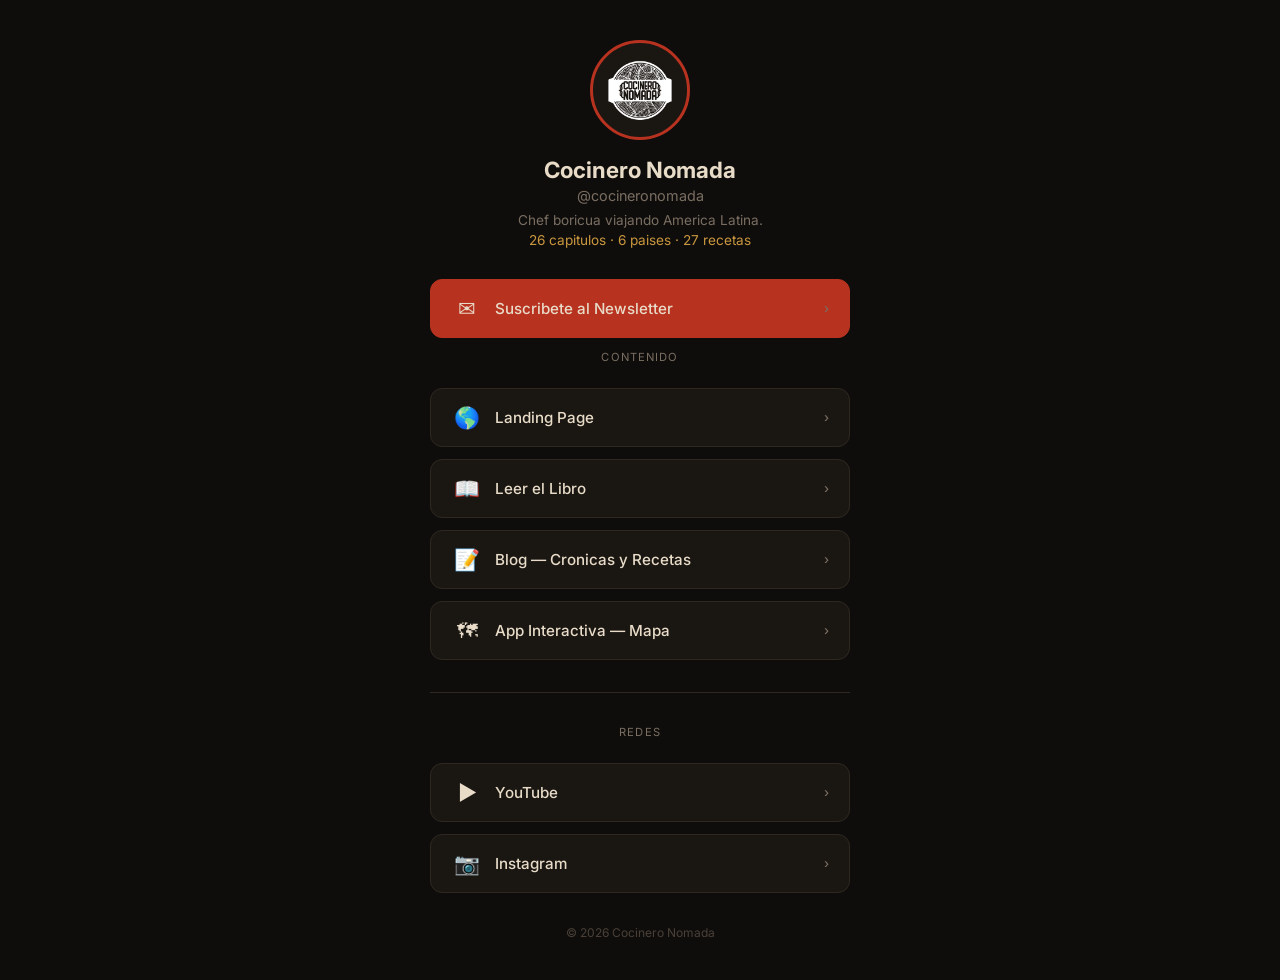
<file: landing/links.html>
<!DOCTYPE html>
<html lang="es">
<head>
  <meta charset="UTF-8">
  <meta name="viewport" content="width=device-width, initial-scale=1.0">
  <title>Cocinero Nomada — Links</title>
  <meta name="description" content="Cocinero Nomada: todos los links en un solo lugar.">
  <link rel="icon" href="../assets/COCINERO_NOMADA/COCINERO-NOMADA-ISOLOGO-WHITE.png" type="image/png">
  <link href="https://fonts.googleapis.com/css2?family=Inter:wght@400;500;600;700&display=swap" rel="stylesheet">
  <style>
    *, *::before, *::after { box-sizing: border-box; margin: 0; padding: 0; }
    body {
      font-family: 'Inter', sans-serif;
      background: #0f0d0b;
      color: #e8dcc8;
      min-height: 100vh;
      display: flex;
      align-items: center;
      justify-content: center;
      padding: 40px 20px;
    }
    .container {
      max-width: 420px;
      width: 100%;
      text-align: center;
    }
    .avatar {
      width: 100px;
      height: 100px;
      border-radius: 50%;
      border: 3px solid #b83220;
      margin: 0 auto 16px;
      overflow: hidden;
      background: #1a1612;
    }
    .avatar img {
      width: 100%;
      height: 100%;
      object-fit: contain;
      padding: 12px;
    }
    h1 {
      font-size: 1.4rem;
      font-weight: 700;
      margin-bottom: 4px;
    }
    .handle {
      color: #7a6e62;
      font-size: 0.9rem;
      margin-bottom: 6px;
    }
    .bio {
      color: #7a6e62;
      font-size: 0.85rem;
      margin-bottom: 28px;
      line-height: 1.5;
    }
    .bio span { color: #c9973f; }
    .links {
      display: flex;
      flex-direction: column;
      gap: 12px;
    }
    .link-btn {
      display: flex;
      align-items: center;
      gap: 12px;
      padding: 16px 20px;
      border-radius: 12px;
      background: #1a1612;
      border: 1px solid #2e2820;
      color: #e8dcc8;
      text-decoration: none;
      font-size: 0.95rem;
      font-weight: 500;
      transition: all 0.25s;
    }
    .link-btn:hover {
      border-color: #c9973f;
      transform: translateY(-2px);
      box-shadow: 0 8px 24px rgba(0,0,0,0.3);
    }
    .link-btn .icon {
      font-size: 1.3rem;
      width: 32px;
      text-align: center;
      flex-shrink: 0;
    }
    .link-btn .text { flex: 1; text-align: left; }
    .link-btn .arrow { color: #7a6e62; font-size: 0.8rem; }

    .link-btn.featured {
      background: #b83220;
      border-color: #b83220;
    }
    .link-btn.featured:hover {
      background: #d4622a;
      border-color: #d4622a;
    }

    .divider {
      margin: 20px 0;
      border: none;
      border-top: 1px solid #2e2820;
    }
    .section-label {
      font-size: 0.7rem;
      text-transform: uppercase;
      letter-spacing: 0.1em;
      color: #7a6e62;
      margin-bottom: 12px;
    }

    footer {
      margin-top: 32px;
      font-size: 0.75rem;
      color: #4a4038;
    }
    footer a { color: #7a6e62; text-decoration: none; }
  </style>
</head>
<body>
  <div class="container">
    <div class="avatar">
      <img src="../assets/COCINERO_NOMADA/COCINERO-NOMADA-ISOLOGO-WHITE.png" alt="Cocinero Nomada">
    </div>
    <h1>Cocinero Nomada</h1>
    <p class="handle">@cocineronomada</p>
    <p class="bio">
      Chef boricua viajando America Latina.<br>
      <span>26 capitulos &middot; 6 paises &middot; 27 recetas</span>
    </p>

    <div class="links">
      <!-- FEATURED -->
      <a href="index.html#newsletter" class="link-btn featured">
        <span class="icon">&#9993;</span>
        <span class="text">Suscribete al Newsletter</span>
        <span class="arrow">&rsaquo;</span>
      </a>

      <p class="section-label">Contenido</p>

      <a href="index.html" class="link-btn">
        <span class="icon">&#127758;</span>
        <span class="text">Landing Page</span>
        <span class="arrow">&rsaquo;</span>
      </a>

      <a href="../libro/index.html" class="link-btn">
        <span class="icon">&#128214;</span>
        <span class="text">Leer el Libro</span>
        <span class="arrow">&rsaquo;</span>
      </a>

      <a href="blog/index.html" class="link-btn">
        <span class="icon">&#128221;</span>
        <span class="text">Blog — Cronicas y Recetas</span>
        <span class="arrow">&rsaquo;</span>
      </a>

      <a href="../app/index.html" class="link-btn">
        <span class="icon">&#128506;</span>
        <span class="text">App Interactiva — Mapa</span>
        <span class="arrow">&rsaquo;</span>
      </a>

      <hr class="divider">
      <p class="section-label">Redes</p>

      <a href="https://youtube.com/@cocineronomadapr" target="_blank" class="link-btn">
        <span class="icon">&#9654;</span>
        <span class="text">YouTube</span>
        <span class="arrow">&rsaquo;</span>
      </a>

      <a href="https://instagram.com/cocineronomada" target="_blank" class="link-btn">
        <span class="icon">&#128247;</span>
        <span class="text">Instagram</span>
        <span class="arrow">&rsaquo;</span>
      </a>
    </div>

    <footer>
      <p>&copy; 2026 Cocinero Nomada</p>
    </footer>
  </div>
</body>
</html>
</file>
<file: landing/css/styles.css>
/* ============================================================
   COCINERO NOMADA — Landing Page Styles
   Brand: black #0f0d0b, red #b83220, orange #d4622a,
          gold #c9973f, cream #e8dcc8
   ============================================================ */

@import url('https://fonts.googleapis.com/css2?family=Inter:wght@400;500;600;700&family=Playfair+Display:ital,wght@0,700;1,400&display=swap');

*, *::before, *::after { box-sizing: border-box; margin: 0; padding: 0; }

:root {
  --black: #0f0d0b;
  --dark-brown: #1a1612;
  --mid-brown: #211d18;
  --border: #2e2820;
  --border-strong: #3d362c;
  --red: #b83220;
  --red-hover: #cf3a24;
  --orange: #d4622a;
  --gold: #c9973f;
  --cream: #e8dcc8;
  --text-soft: #b8a898;
  --text-mid: #a09888;
  --muted: #8b7f71;
  --pr: #b83220;
  --usa: #6890ac;
  --col: #c9973f;
  --ecu: #7d6de0;
  --peru: #d4622a;
  --mex: #5a8f72;

  --radius-sm: 4px;
  --radius-md: 8px;
  --radius-lg: 12px;
  --radius-xl: 16px;
  --radius-pill: 999px;

  --t-fast: 0.2s ease;
  --t-base: 0.25s ease;
  --t-slow: 0.35s cubic-bezier(0.25, 0.46, 0.45, 0.94);

  --shadow-card: 0 10px 30px -12px rgba(0,0,0,0.55);
  --shadow-glow-gold: 0 0 0 1px rgba(201,151,63,0.25), 0 18px 40px -16px rgba(201,151,63,0.25);
}

html { scroll-behavior: smooth; scroll-padding-top: 88px; }

::selection { background: rgba(201,151,63,0.35); color: var(--cream); }

@media (prefers-reduced-motion: reduce) {
  *, *::before, *::after {
    animation-duration: 0.001ms !important;
    animation-iteration-count: 1 !important;
    transition-duration: 0.001ms !important;
    scroll-behavior: auto !important;
  }
}

body {
  font-family: 'Inter', sans-serif;
  background: var(--black);
  color: var(--cream);
  line-height: 1.7;
  overflow-x: hidden;
  -webkit-font-smoothing: antialiased;
  -moz-osx-font-smoothing: grayscale;
  text-rendering: optimizeLegibility;
}

/* Global scrollbar (webkit) */
::-webkit-scrollbar { width: 10px; height: 10px; }
::-webkit-scrollbar-track { background: var(--black); }
::-webkit-scrollbar-thumb { background: var(--border); border-radius: 5px; border: 2px solid var(--black); }
::-webkit-scrollbar-thumb:hover { background: var(--border-strong); }

/* Image protection */
img { max-width: 100%; height: auto; display: block; }

a { color: var(--gold); text-decoration: none; transition: color var(--t-fast); }
a:hover { color: var(--orange); }

:focus { outline: none; }
:focus-visible {
  outline: 2px solid var(--gold);
  outline-offset: 3px;
  border-radius: 3px;
}
button:focus-visible, .btn:focus-visible, .filter-btn:focus-visible, .nav-cta:focus-visible {
  outline-offset: 2px;
}

.container { max-width: 1200px; margin: 0 auto; padding: 0 clamp(16px, 4vw, 24px); }

/* ---- NAV ---- */
.nav {
  position: fixed; top: 0; left: 0; right: 0; z-index: 100;
  background: rgba(15, 13, 11, 0.72);
  backdrop-filter: saturate(140%) blur(14px);
  -webkit-backdrop-filter: saturate(140%) blur(14px);
  border-bottom: 1px solid transparent;
  padding: 14px 0;
  transition: background var(--t-base), border-color var(--t-base), padding var(--t-base);
}
.nav.scrolled {
  background: rgba(15, 13, 11, 0.92);
  border-bottom-color: var(--border);
  padding: 10px 0;
}
.nav .container {
  display: flex; align-items: center; justify-content: space-between;
}
.nav-logo { display: flex; align-items: center; gap: 12px; }
.nav-logo img { height: 40px; }
.nav-logo span { font-family: 'Playfair Display', serif; font-size: 1.1rem; font-weight: 700; color: var(--cream); letter-spacing: 0.01em; }
.nav-links { display: flex; gap: 28px; align-items: center; }
.nav-links a { color: var(--text-soft); font-size: 0.9rem; font-weight: 500; letter-spacing: 0.02em; transition: color var(--t-fast); }
.nav-links a:hover { color: var(--cream); }
.nav-links a:not(.nav-cta) { position: relative; }
.nav-links a:not(.nav-cta)::after {
  content: ''; position: absolute; left: 0; right: 0; bottom: -6px;
  height: 1px; background: var(--gold);
  transform: scaleX(0); transform-origin: center;
  transition: transform var(--t-base);
}
.nav-links a:not(.nav-cta):hover::after { transform: scaleX(1); }
.nav-cta {
  background: var(--red); color: var(--cream) !important;
  padding: 8px 20px; border-radius: var(--radius-md); font-weight: 600;
  transition: background var(--t-base), transform var(--t-base);
}
.nav-cta:hover { background: var(--red-hover); color: var(--cream) !important; transform: translateY(-1px); }

.nav-toggle {
  display: none; background: none; border: none; color: var(--cream);
  font-size: 1.5rem; cursor: pointer;
  padding: 6px 10px; border-radius: var(--radius-sm);
  transition: background var(--t-fast);
}
.nav-toggle:hover { background: var(--mid-brown); }

/* ---- HERO ---- */
.hero {
  position: relative; min-height: 100vh;
  display: flex; align-items: center; justify-content: center;
  text-align: center; padding: 120px 24px 80px;
  overflow: hidden;
}
.hero::before {
  content: ''; position: absolute; inset: 0;
  background: url('../assets/COCINERO_NOMADA/COCINERO-NOMADA-WALLPAPER-UNO.png') center/cover;
  opacity: 0.12;
}
.hero::after {
  content: ''; position: absolute; inset: 0;
  background: linear-gradient(180deg, rgba(15,13,11,0.4) 0%, var(--black) 100%);
}
.hero-content { position: relative; z-index: 2; max-width: 720px; }
.hero-logo { display: block; width: 180px; margin: 0 auto 32px; filter: drop-shadow(0 4px 24px rgba(0,0,0,0.5)); }
.hero h1 {
  font-family: 'Playfair Display', serif;
  font-size: clamp(2.2rem, 5vw, 3.6rem);
  line-height: 1.15; margin-bottom: 20px;
  letter-spacing: -0.01em;
}
.hero h1 span { color: var(--gold); font-style: italic; }
.hero .subtitle {
  font-size: clamp(1rem, 1.6vw, 1.15rem);
  color: var(--text-soft); margin: 0 auto 16px;
  font-style: italic;
  max-width: 560px;
  line-height: 1.6;
}
.hero .stats-line {
  font-size: 0.9rem; color: var(--muted); margin-bottom: 40px;
  letter-spacing: 0.04em;
}
.hero .stats-line strong { color: var(--cream); font-weight: 700; }
.hero-actions { display: flex; gap: 16px; justify-content: center; flex-wrap: wrap; }

.btn {
  display: inline-flex; align-items: center; justify-content: center; gap: 8px;
  padding: 14px 32px; border-radius: var(--radius-md);
  font-size: 1rem; font-weight: 600; cursor: pointer;
  border: 1px solid transparent;
  transition: background var(--t-base), border-color var(--t-base), color var(--t-base), transform var(--t-base), box-shadow var(--t-base);
  min-height: 48px;
}
.btn-primary { background: var(--red); color: var(--cream); }
.btn-primary:hover { background: var(--red-hover); color: var(--cream); transform: translateY(-2px); box-shadow: 0 10px 24px -12px rgba(184,50,32,0.6); }
.btn-secondary {
  background: transparent; color: var(--cream);
  border-color: var(--border);
}
.btn-secondary:hover { border-color: var(--gold); color: var(--gold); transform: translateY(-2px); }

/* ---- ROUTE MAP ---- */
.route-bar {
  background: var(--dark-brown); border-top: 1px solid var(--border);
  border-bottom: 1px solid var(--border); padding: 28px 0;
  overflow-x: auto;
  -webkit-overflow-scrolling: touch;
  scrollbar-width: none;
}
.route-bar::-webkit-scrollbar { display: none; }
.route-stops {
  display: flex; align-items: center; justify-content: center;
  gap: 14px; flex-wrap: wrap;
  min-width: max-content;
  padding: 0 4px;
}
.route-stop {
  display: inline-flex; align-items: center; gap: 8px;
  font-size: 0.85rem; font-weight: 500; letter-spacing: 0.04em;
  color: var(--cream);
  white-space: nowrap;
}
.route-dot {
  width: 10px; height: 10px; border-radius: 50%;
  box-shadow: 0 0 0 3px rgba(255,255,255,0.04);
}
.route-arrow { color: var(--muted); font-size: 0.8rem; }

/* ---- BLOG SECTION ---- */
.section { padding: clamp(56px, 8vw, 88px) 0; }
.section-header {
  text-align: center; margin-bottom: 48px;
}
.section-header h2 {
  font-family: 'Playfair Display', serif;
  font-size: clamp(1.8rem, 3.5vw, 2.4rem);
  line-height: 1.2;
  margin-bottom: 14px;
  position: relative;
  display: inline-block;
}
.section-header h2::after {
  content: '';
  display: block;
  width: 48px; height: 2px;
  background: var(--gold);
  margin: 14px auto 0;
  opacity: 0.7;
}
.section-header p { color: var(--text-soft); max-width: 600px; margin: 0 auto; }

/* Blog filters */
.blog-filters {
  display: flex; gap: 8px; justify-content: center; margin-bottom: 36px;
  flex-wrap: wrap;
}
.filter-btn {
  padding: 8px 18px; border-radius: var(--radius-pill);
  background: var(--dark-brown); border: 1px solid var(--border);
  color: var(--text-soft); font-size: 0.85rem; font-weight: 500;
  cursor: pointer;
  transition: background var(--t-base), border-color var(--t-base), color var(--t-base);
  font-family: inherit;
}
.filter-btn:hover { border-color: var(--border-strong); color: var(--cream); background: var(--mid-brown); }
.filter-btn.active {
  border-color: var(--gold); color: var(--cream);
  background: rgba(201,151,63,0.12);
}

/* Blog grid */
.blog-grid {
  display: grid;
  grid-template-columns: repeat(auto-fill, minmax(320px, 1fr));
  gap: 24px;
}
@keyframes cn-fade-up { from { opacity: 0; transform: translateY(8px); } to { opacity: 1; transform: translateY(0); } }
.blog-grid .blog-card {
  animation: cn-fade-up 0.5s ease both;
}
.blog-grid .blog-card:nth-child(2) { animation-delay: 0.05s; }
.blog-grid .blog-card:nth-child(3) { animation-delay: 0.1s; }
.blog-grid .blog-card:nth-child(4) { animation-delay: 0.15s; }
.blog-grid .blog-card:nth-child(5) { animation-delay: 0.2s; }
.blog-grid .blog-card:nth-child(6) { animation-delay: 0.25s; }
.blog-card {
  background: var(--dark-brown); border: 1px solid var(--border);
  border-radius: var(--radius-lg); padding: 28px;
  transition: border-color var(--t-slow), transform var(--t-slow), box-shadow var(--t-slow), background var(--t-slow);
  cursor: pointer;
  display: flex; flex-direction: column;
  position: relative;
}
.blog-card:hover {
  border-color: var(--gold);
  transform: translateY(-4px);
  box-shadow: var(--shadow-glow-gold);
  background: var(--mid-brown);
}
.blog-card-type {
  align-self: flex-start;
  font-size: 0.7rem; font-weight: 700;
  letter-spacing: 0.1em; text-transform: uppercase;
  padding: 4px 10px; border-radius: var(--radius-sm); margin-bottom: 14px;
}
.blog-card-type.chapter { background: rgba(232,220,200,0.08); color: var(--cream); border: 1px solid rgba(232,220,200,0.18); }
.blog-card-type.recipe { background: rgba(212,98,42,0.14); color: var(--orange); border: 1px solid rgba(212,98,42,0.3); }
.blog-card h3 {
  font-family: 'Playfair Display', serif;
  font-size: 1.25rem; margin-bottom: 10px; line-height: 1.3;
  color: var(--cream);
}
.blog-card-meta {
  font-size: 0.8rem; color: var(--muted); margin-bottom: 12px;
  display: flex; gap: 12px; align-items: center;
  letter-spacing: 0.02em;
}
.blog-card-meta span:first-child { font-weight: 600; }
.blog-card p {
  font-size: 0.92rem; color: var(--text-soft); line-height: 1.65;
  margin-bottom: auto;
}
.blog-card-tags { display: flex; gap: 6px; margin-top: 16px; flex-wrap: wrap; }
.blog-card-tags span {
  font-size: 0.7rem; color: var(--text-soft); background: var(--mid-brown);
  padding: 4px 9px; border-radius: var(--radius-sm);
  border: 1px solid var(--border);
}

.blog-more {
  text-align: center; margin-top: 40px;
}

/* ---- NEWSLETTER SECTION ---- */
.newsletter-section {
  background: var(--dark-brown); border-top: 1px solid var(--border);
  border-bottom: 1px solid var(--border);
}
.newsletter-content {
  display: grid; grid-template-columns: 1fr 1fr; gap: 60px;
  align-items: center;
}
.newsletter-info h2 {
  font-family: 'Playfair Display', serif;
  font-size: clamp(1.6rem, 3vw, 2rem);
  line-height: 1.2;
  margin-bottom: 16px;
}
.newsletter-info p { color: var(--text-soft); margin-bottom: 8px; }
.newsletter-info .highlight { color: var(--gold); font-weight: 500; }
.newsletter-form { display: flex; flex-direction: column; gap: 14px; }
.newsletter-form input {
  padding: 14px 18px; border-radius: var(--radius-md);
  background: var(--mid-brown); border: 1px solid var(--border);
  color: var(--cream); font-size: 1rem;
  font-family: 'Inter', sans-serif;
  transition: border-color var(--t-fast), background var(--t-fast);
  min-height: 48px;
}
.newsletter-form input::placeholder { color: var(--muted); }
.newsletter-form input:hover { border-color: var(--border-strong); }
.newsletter-form input:focus { outline: none; border-color: var(--gold); background: var(--dark-brown); }

/* ---- EVENTS SECTION ---- */
.events-section {
  background: var(--black); border-top: 1px solid var(--border);
  border-bottom: 1px solid var(--border);
}
.events-content {
  display: grid; grid-template-columns: 1.05fr 1fr; gap: 56px;
  align-items: start;
}
.events-badge {
  display: inline-block;
  background: rgba(212,98,42,0.14); color: var(--orange);
  padding: 6px 16px; border-radius: var(--radius-pill);
  font-size: 0.75rem; font-weight: 700; letter-spacing: 0.1em;
  text-transform: uppercase; margin-bottom: 18px;
  border: 1px solid rgba(212,98,42,0.3);
}
.events-info h2 {
  font-family: 'Playfair Display', serif;
  font-size: clamp(1.6rem, 3vw, 2rem);
  line-height: 1.2; margin-bottom: 16px; color: var(--cream);
}
.events-info p { color: var(--text-soft); margin-bottom: 10px; }
.events-info .highlight { color: var(--gold); font-weight: 500; }
.events-list { list-style: none; padding: 0; margin: 18px 0 0; }
.events-list li {
  padding: 6px 0 6px 22px; position: relative;
  color: var(--text-soft); font-size: 0.95rem;
}
.events-list li::before {
  content: "—"; position: absolute; left: 0; color: var(--gold);
}
.events-form select,
.events-form textarea {
  padding: 14px 18px; border-radius: var(--radius-md);
  background: var(--mid-brown); border: 1px solid var(--border);
  color: var(--cream); font-size: 1rem;
  font-family: 'Inter', sans-serif;
  transition: border-color var(--t-fast), background var(--t-fast);
  min-height: 48px;
}
.events-form select { appearance: none; -webkit-appearance: none; cursor: pointer;
  background-image: linear-gradient(45deg, transparent 50%, var(--gold) 50%), linear-gradient(135deg, var(--gold) 50%, transparent 50%);
  background-position: calc(100% - 20px) 22px, calc(100% - 14px) 22px;
  background-size: 6px 6px, 6px 6px;
  background-repeat: no-repeat; padding-right: 40px;
}
.events-form select:hover,
.events-form textarea:hover { border-color: var(--border-strong); }
.events-form select:focus,
.events-form textarea:focus { outline: none; border-color: var(--gold); background-color: var(--dark-brown); }
.events-form textarea { resize: vertical; min-height: 110px; line-height: 1.5; }
.events-form textarea::placeholder { color: var(--muted); }
.events-form-row { display: grid; grid-template-columns: 1fr 1fr; gap: 14px; }
.events-form input[type="date"] { color-scheme: dark; }

/* ---- STORE SECTION ---- */
.store-section {
  position: relative; text-align: center; overflow: hidden;
}
.store-section::before {
  content: ''; position: absolute; inset: 0;
  background: url('../assets/COCINERO_NOMADA/COCINERO-NOMADA-PALMS-PATTERN-BLACK.png') center/400px repeat;
  opacity: 0.04;
}
.store-content { position: relative; z-index: 2; }
.store-badge {
  display: inline-block; background: rgba(201,151,63,0.15);
  color: var(--gold); padding: 6px 16px; border-radius: var(--radius-pill);
  font-size: 0.75rem; font-weight: 700; letter-spacing: 0.1em;
  text-transform: uppercase; margin-bottom: 20px;
  border: 1px solid rgba(201,151,63,0.25);
}
.store-content h2 {
  font-family: 'Playfair Display', serif;
  font-size: clamp(1.8rem, 3.5vw, 2.2rem);
  line-height: 1.2;
  margin-bottom: 16px;
}
.store-content p { color: var(--text-soft); max-width: 500px; margin: 0 auto 32px; }

/* ---- FOOTER ---- */
.footer {
  background: var(--dark-brown); border-top: 1px solid var(--border);
  padding: 48px 0 32px;
}
.footer-grid {
  display: grid; grid-template-columns: 2fr 1fr 1fr 1fr;
  gap: 40px; margin-bottom: 40px;
}
.footer-brand img { height: 50px; margin-bottom: 14px; }
.footer-brand p { color: var(--text-soft); font-size: 0.88rem; max-width: 280px; line-height: 1.6; }
.footer-col h4 {
  color: var(--cream); font-size: 0.75rem; text-transform: uppercase;
  letter-spacing: 0.12em; margin-bottom: 16px; font-weight: 700;
}
.footer-col a { display: block; color: var(--text-soft); font-size: 0.85rem; margin-bottom: 10px; transition: color var(--t-fast); }
.footer-col a:hover { color: var(--gold); }
.footer-bottom {
  border-top: 1px solid var(--border); padding-top: 24px;
  display: flex; justify-content: space-between; align-items: center;
  font-size: 0.8rem; color: var(--muted);
}
.footer-social { display: flex; gap: 16px; }
.footer-social a { font-size: 1rem; }

/* ---- MODAL ---- */
.modal-overlay {
  position: fixed; inset: 0; z-index: 200;
  background: rgba(15,13,11,0.92); backdrop-filter: blur(8px);
  display: none; align-items: center; justify-content: center;
  padding: 24px;
}
.modal-overlay.active { display: flex; }
.modal {
  background: var(--dark-brown); border: 1px solid var(--border);
  border-radius: var(--radius-xl); max-width: 720px; width: 100%;
  max-height: 85vh; overflow-y: auto; padding: clamp(24px, 4vw, 40px);
  scrollbar-width: thin;
  scrollbar-color: var(--border-strong) transparent;
}
.modal::-webkit-scrollbar { width: 8px; }
.modal::-webkit-scrollbar-track { background: transparent; }
.modal::-webkit-scrollbar-thumb { background: var(--border-strong); border-radius: 4px; }
.modal::-webkit-scrollbar-thumb:hover { background: var(--muted); }
.modal-close {
  float: right; background: none; border: none;
  color: var(--muted); font-size: 1.6rem; cursor: pointer;
  line-height: 1; padding: 4px 10px; border-radius: var(--radius-sm);
  transition: color var(--t-fast), background var(--t-fast);
}
.modal-close:hover { color: var(--cream); background: var(--mid-brown); }
.modal h2 {
  font-family: 'Playfair Display', serif;
  font-size: clamp(1.4rem, 3vw, 1.7rem);
  line-height: 1.25;
  margin-bottom: 8px;
}
.modal-meta { color: var(--muted); font-size: 0.85rem; margin-bottom: 20px; letter-spacing: 0.02em; }
.modal-body { line-height: 1.8; }
.modal-body p { margin-bottom: 16px; color: var(--text-soft); }

/* Recipe in modal */
.recipe-details { margin-top: 24px; }
.recipe-details h3 {
  font-size: 1rem; font-weight: 600; color: var(--gold);
  margin-bottom: 12px;
}
.recipe-meta-grid {
  display: grid; grid-template-columns: repeat(3, 1fr);
  gap: 12px; margin-bottom: 20px;
}
.recipe-meta-item {
  background: var(--mid-brown); padding: 12px; border-radius: 8px;
  text-align: center;
}
.recipe-meta-item .label { font-size: 0.7rem; color: var(--muted); text-transform: uppercase; letter-spacing: 0.05em; }
.recipe-meta-item .value { font-size: 0.9rem; font-weight: 600; }
.recipe-details ul, .recipe-details ol { padding-left: 20px; margin-bottom: 16px; }
.recipe-details li { margin-bottom: 8px; color: var(--text-soft); font-size: 0.9rem; }

/* ---- RESPONSIVE ---- */
@media (max-width: 768px) {
  .nav-links { display: none; }
  .nav-links.open {
    display: flex; flex-direction: column;
    position: absolute; top: 60px; left: 0; right: 0;
    background: rgba(15,13,11,0.98); padding: 20px;
    border-bottom: 1px solid var(--border);
    gap: 18px;
  }
  .nav-links.open a { font-size: 1rem; padding: 6px 0; }
  .nav-links.open .nav-cta { align-self: flex-start; padding: 10px 22px; }
  .nav-toggle { display: block; }
  .hero { min-height: 88vh; padding: 100px 20px 60px; }
  .hero-logo { display: block; width: 130px; margin: 0 auto 24px; }
  .hero-actions { flex-direction: column; align-items: stretch; }
  .hero-actions .btn { width: 100%; }
  .blog-grid { grid-template-columns: 1fr; }
  .blog-card { padding: 24px; }
  .newsletter-content { grid-template-columns: 1fr; gap: 32px; }
  .events-content { grid-template-columns: 1fr; gap: 32px; }
  .events-form-row { grid-template-columns: 1fr; }
  .footer-grid { grid-template-columns: 1fr 1fr; gap: 24px; }
  .footer-brand { grid-column: 1 / -1; }
  .footer-bottom { flex-direction: column; gap: 12px; text-align: center; }
  .route-stops { gap: 10px; justify-content: flex-start; }
  .route-stop { font-size: 0.78rem; }
  .section-header { margin-bottom: 36px; }
}

@media (max-width: 480px) {
  .blog-filters { gap: 6px; }
  .filter-btn { padding: 7px 14px; font-size: 0.8rem; }
  .modal { border-radius: var(--radius-lg); }
}
</file>
